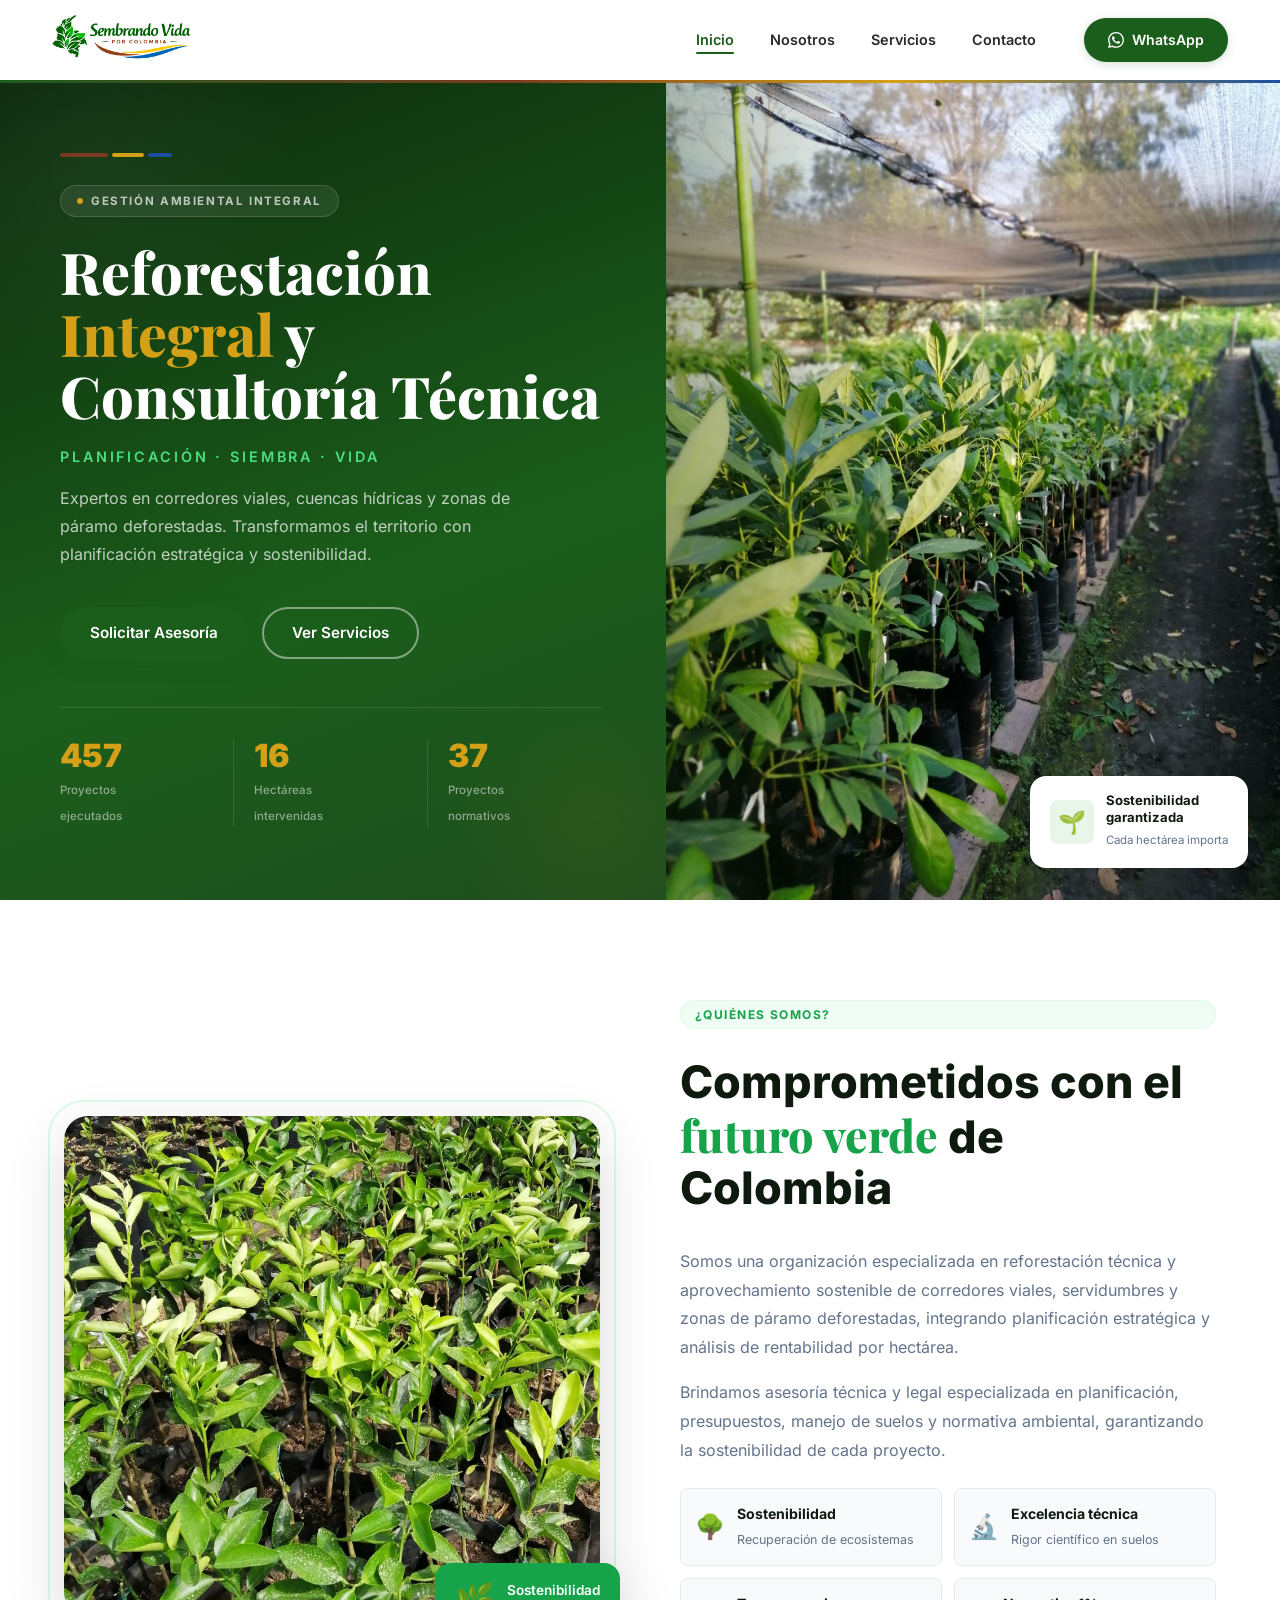
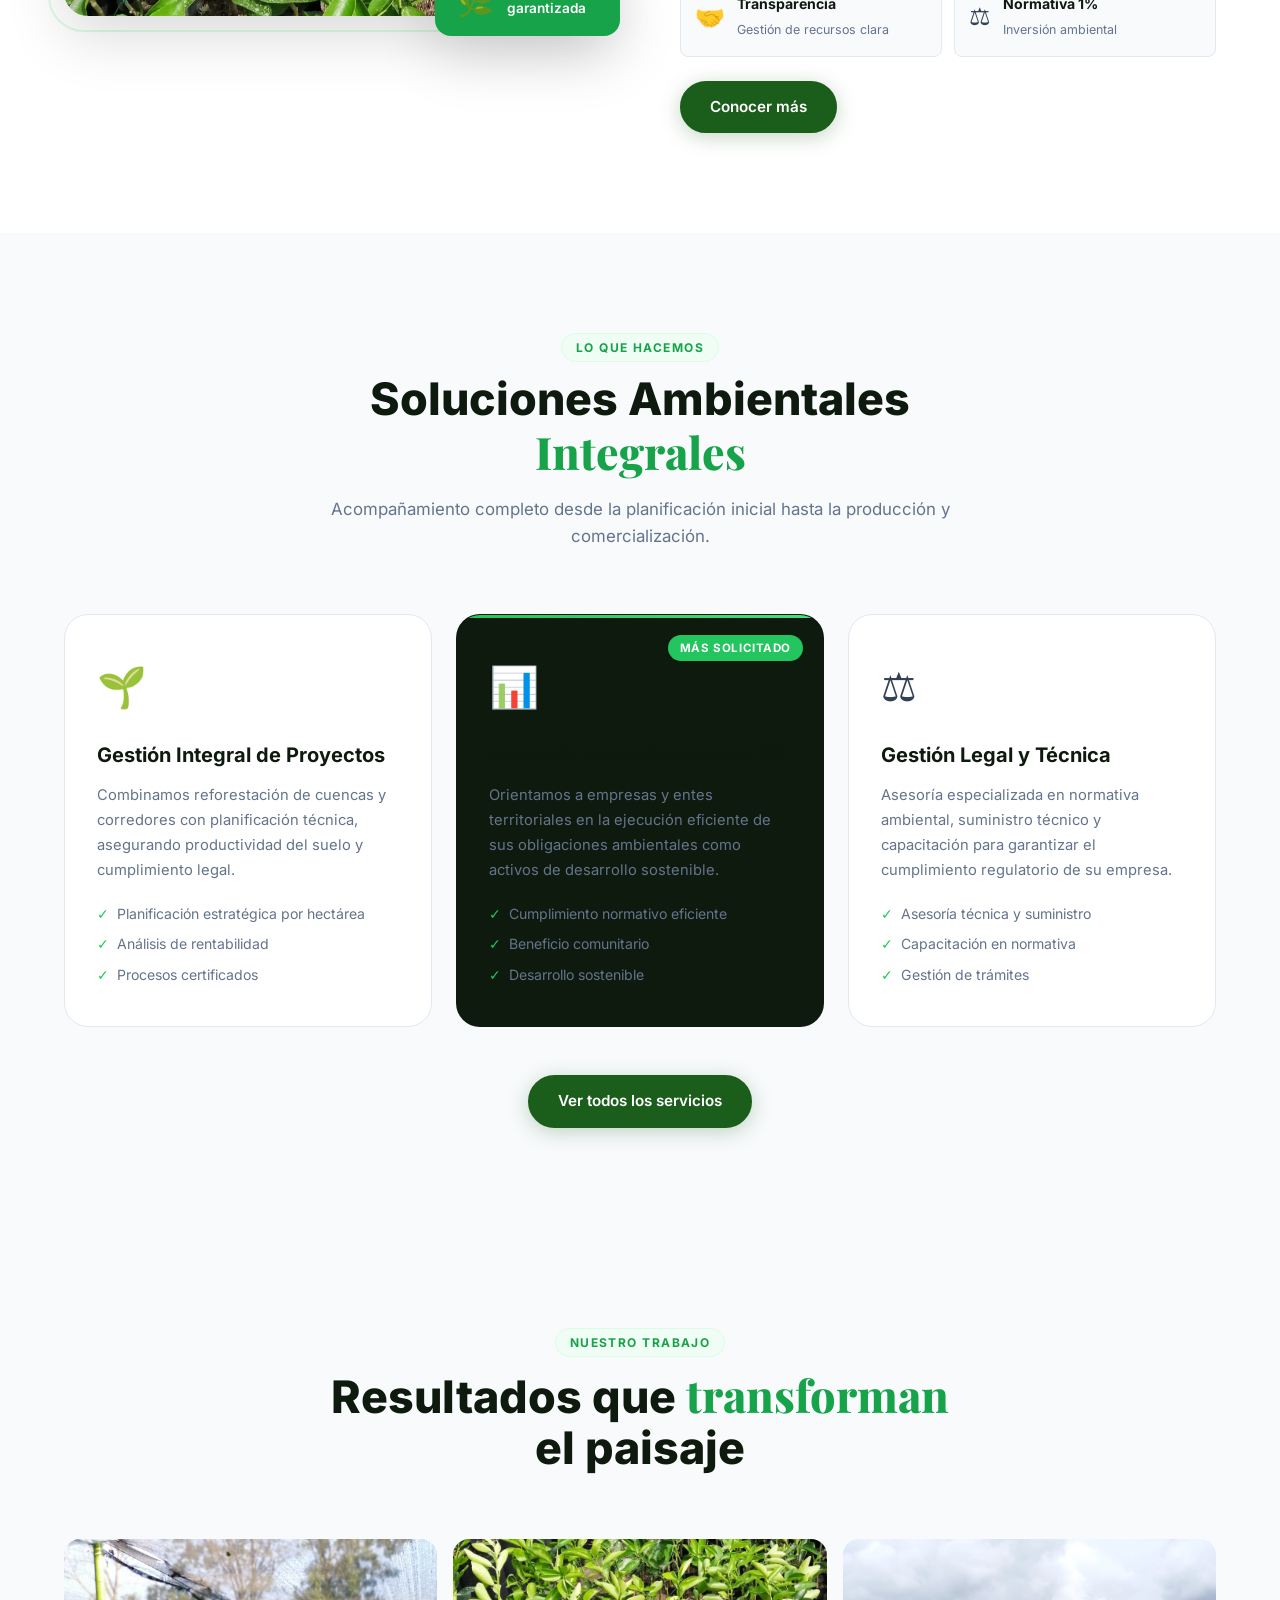
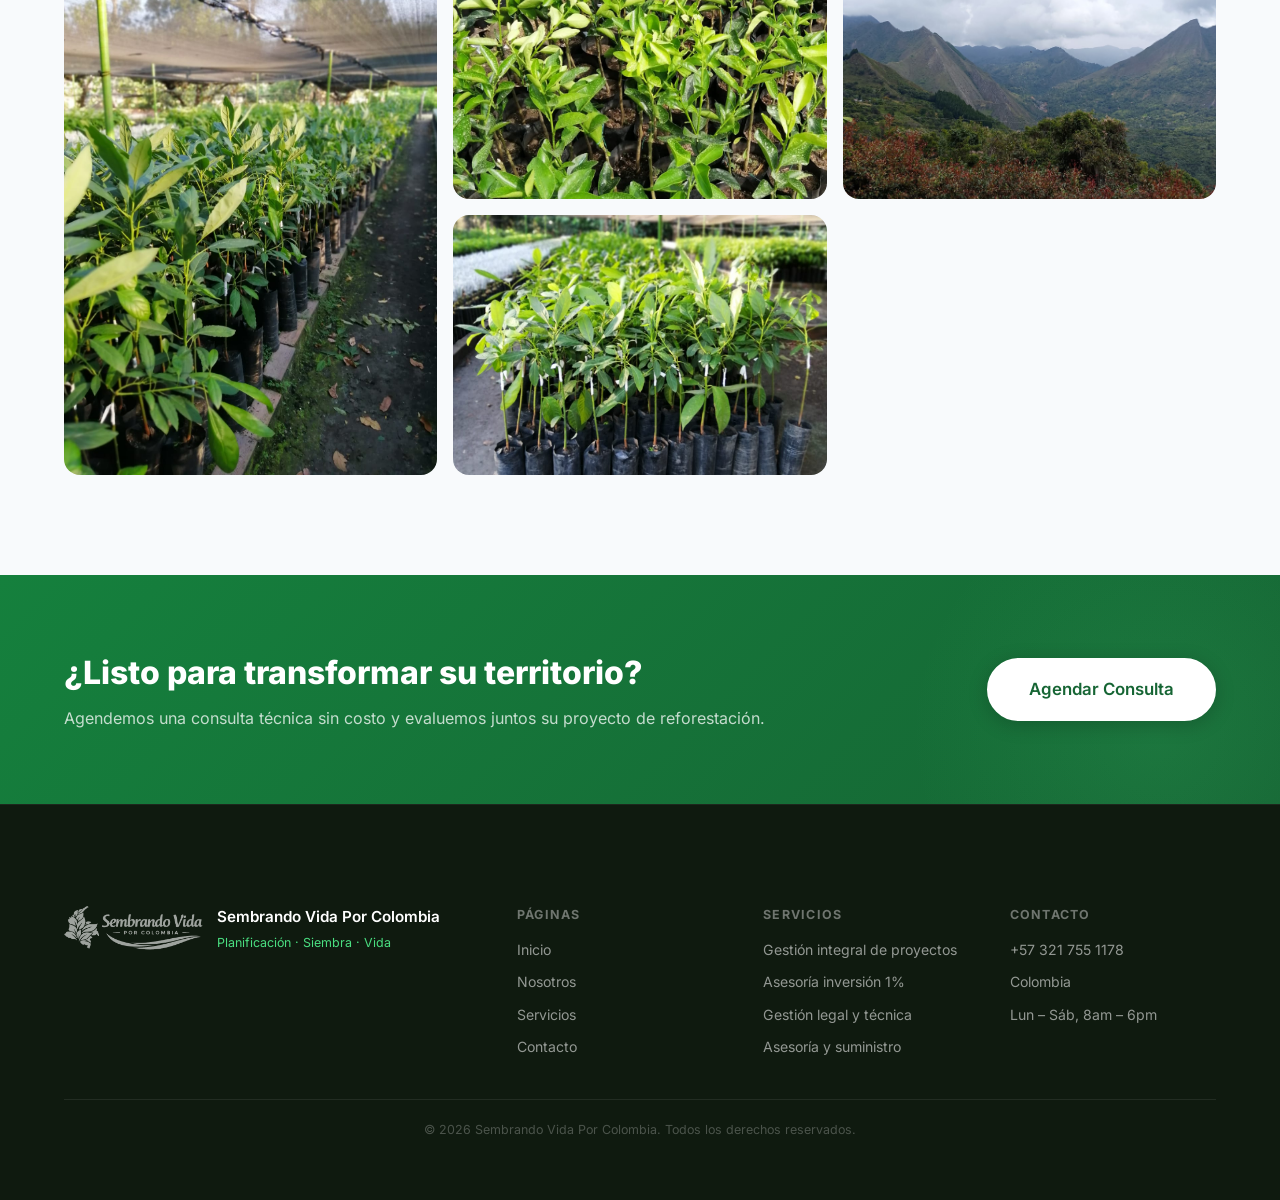
<file: index.html>
<!DOCTYPE html>
<html lang="es">
<head>
  <meta charset="UTF-8" />
  <meta name="viewport" content="width=device-width, initial-scale=1.0" />
  <title>Sembrando Vida Por Colombia</title>
  
  
  <link rel="stylesheet" href="fonts/fonts.css" />
  <link rel="stylesheet" href="style.css" />
</head>
<body>

  <!-- NAV -->
  <nav class="nav" id="nav">
    <div class="nav__inner">
      <a href="index.html" class="nav__logo">
        <img src="logo-sembrando-vida-vector.png"
             alt="Sembrando Vida Por Colombia"
             class="nav__logo-img"
             onerror="this.style.display='none'; this.nextElementSibling.style.display='flex'" />
        <span class="nav__logo-fallback">
          <span class="nav__logo-icon">🌱</span>
          <span class="nav__logo-text">Sembrando Vida<small>Por Colombia</small></span>
        </span>
      </a>
      <ul class="nav__links">
        <li><a href="index.html" class="active">Inicio</a></li>
        <li><a href="about.html">Nosotros</a></li>
        <li><a href="services.html">Servicios</a></li>
        <li><a href="contact.html">Contacto</a></li>
      </ul>
      <a href="https://wa.me/573227402313" target="_blank" class="btn btn--nav">
        <svg width="16" height="16" viewBox="0 0 24 24" fill="currentColor"><path d="M17.472 14.382c-.297-.149-1.758-.867-2.03-.967-.273-.099-.471-.148-.67.15-.197.297-.767.966-.94 1.164-.173.199-.347.223-.644.075-.297-.15-1.255-.463-2.39-1.475-.883-.788-1.48-1.761-1.653-2.059-.173-.297-.018-.458.13-.606.134-.133.298-.347.446-.52.149-.174.198-.298.298-.497.099-.198.05-.371-.025-.52-.075-.149-.669-1.612-.916-2.207-.242-.579-.487-.5-.669-.51-.173-.008-.371-.01-.57-.01-.198 0-.52.074-.792.372-.272.297-1.04 1.016-1.04 2.479 0 1.462 1.065 2.875 1.213 3.074.149.198 2.096 3.2 5.077 4.487.709.306 1.262.489 1.694.625.712.227 1.36.195 1.871.118.571-.085 1.758-.719 2.006-1.413.248-.694.248-1.289.173-1.413-.074-.124-.272-.198-.57-.347m-5.421 7.403h-.004a9.87 9.87 0 01-5.031-1.378l-.361-.214-3.741.982.998-3.648-.235-.374a9.86 9.86 0 01-1.51-5.26c.001-5.45 4.436-9.884 9.888-9.884 2.64 0 5.122 1.03 6.988 2.898a9.825 9.825 0 012.893 6.994c-.003 5.45-4.437 9.884-9.885 9.884m8.413-18.297A11.815 11.815 0 0012.05 0C5.495 0 .16 5.335.157 11.892c0 2.096.547 4.142 1.588 5.945L.057 24l6.305-1.654a11.882 11.882 0 005.683 1.448h.005c6.554 0 11.89-5.335 11.893-11.893a11.821 11.821 0 00-3.48-8.413Z"/></svg>
        WhatsApp
      </a>
      <button class="nav__hamburger" id="hamburger" aria-label="Menú">
        <span></span><span></span><span></span>
      </button>
    </div>
    <div class="nav__mobile" id="mobileMenu">
      <a href="index.html">Inicio</a>
      <a href="about.html">Nosotros</a>
      <a href="services.html">Servicios</a>
      <a href="contact.html">Contacto</a>
      <a href="https://wa.me/573227402313" target="_blank" class="btn btn--green">WhatsApp</a>
    </div>
  </nav>

  <!-- HERO -->
  <section class="hero" id="inicio">

    <!-- LEFT PANEL -->
    <div class="hero__left">
      <div class="hero__accent-bar">
        <span class="accent-bar__brown"></span>
        <span class="accent-bar__gold"></span>
        <span class="accent-bar__blue"></span>
      </div>
      <div class="hero__badge">Gestión Ambiental Integral</div>
      <h1 class="hero__title">
        Reforestación<br />
        <em>Integral</em> y<br />
        Consultoría Técnica
      </h1>
      <p class="hero__tagline">Planificación · Siembra · Vida</p>
      <p class="hero__sub">
        Expertos en corredores viales, cuencas hídricas y zonas de páramo deforestadas.
        Transformamos el territorio con planificación estratégica y sostenibilidad.
      </p>
      <div class="hero__actions">
        <a href="contact.html" class="btn btn--primary">Solicitar Asesoría</a>
        <a href="services.html" class="btn btn--outline">Ver Servicios</a>
      </div>
      <div class="hero__stats">
        <div class="stat">
          <span class="stat__num">457</span>
          <span class="stat__label">Proyectos<br />ejecutados</span>
        </div>
        <div class="stat">
          <span class="stat__num">16</span>
          <span class="stat__label">Hectáreas<br />intervenidas</span>
        </div>
        <div class="stat">
          <span class="stat__num">37</span>
          <span class="stat__label">Proyectos<br />normativos</span>
        </div>
      </div>
    </div>

    <!-- RIGHT PANEL -->
    <div class="hero__right">
      <img src="images/foto-1.jpeg"
           alt="Reforestación en Colombia" />
      <div class="hero__right-badge">
        <div class="badge-icon">🌱</div>
        <div>
          <strong>Sostenibilidad<br />garantizada</strong>
          <small>Cada hectárea importa</small>
        </div>
      </div>
    </div>

  </section>

  <!-- NOSOTROS PREVIEW -->
  <section class="about" id="nosotros">
    <div class="container">
      <div class="about__grid">
        <div class="about__visual">
          <div class="about__img-wrap">
            <img src="images/foto-2.jpeg"
                 alt="Trabajo de campo reforestación"
                 onerror="this.src='images/foto-3.jpeg'" />
            <div class="about__badge-float">
              <span>🌿</span>
              <p>Sostenibilidad<br />garantizada</p>
            </div>
          </div>
        </div>
        <div class="about__text">
          <span class="label">¿Quiénes somos?</span>
          <h2 class="section-title">Comprometidos con el<br /><em>futuro verde</em> de Colombia</h2>
          <p>Somos una organización especializada en reforestación técnica y aprovechamiento sostenible de corredores viales, servidumbres y zonas de páramo deforestadas, integrando planificación estratégica y análisis de rentabilidad por hectárea.</p>
          <p>Brindamos asesoría técnica y legal especializada en planificación, presupuestos, manejo de suelos y normativa ambiental, garantizando la sostenibilidad de cada proyecto.</p>
          <div class="about__pillars">
            <div class="pillar">
              <span class="pillar__icon">🌳</span>
              <div>
                <strong>Sostenibilidad</strong>
                <small>Recuperación de ecosistemas</small>
              </div>
            </div>
            <div class="pillar">
              <span class="pillar__icon">🔬</span>
              <div>
                <strong>Excelencia técnica</strong>
                <small>Rigor científico en suelos</small>
              </div>
            </div>
            <div class="pillar">
              <span class="pillar__icon">🤝</span>
              <div>
                <strong>Transparencia</strong>
                <small>Gestión de recursos clara</small>
              </div>
            </div>
            <div class="pillar">
              <span class="pillar__icon">⚖️</span>
              <div>
                <strong>Normativa 1%</strong>
                <small>Inversión ambiental</small>
              </div>
            </div>
          </div>
          <a href="about.html" class="btn btn--primary" style="margin-top:8px; align-self:flex-start">Conocer más</a>
        </div>
      </div>
    </div>
  </section>

  <!-- SERVICIOS PREVIEW -->
  <section class="services" id="servicios">
    <div class="container">
      <div class="section-head">
        <span class="label">Lo que hacemos</span>
        <h2 class="section-title">Soluciones Ambientales <em>Integrales</em></h2>
        <p>Acompañamiento completo desde la planificación inicial hasta la producción y comercialización.</p>
      </div>
      <div class="services__grid">
        <div class="service-card fade-in">
          <div class="service-card__icon">🌱</div>
          <h3>Gestión Integral de Proyectos</h3>
          <p>Combinamos reforestación de cuencas y corredores con planificación técnica, asegurando productividad del suelo y cumplimiento legal.</p>
          <ul>
            <li>Planificación estratégica por hectárea</li>
            <li>Análisis de rentabilidad</li>
            <li>Procesos certificados</li>
          </ul>
        </div>
        <div class="service-card service-card--featured fade-in">
          <div class="service-card__icon">📊</div>
          <h3>Asesoría Inversión Forzosa 1%</h3>
          <p>Orientamos a empresas y entes territoriales en la ejecución eficiente de sus obligaciones ambientales como activos de desarrollo sostenible.</p>
          <ul>
            <li>Cumplimiento normativo eficiente</li>
            <li>Beneficio comunitario</li>
            <li>Desarrollo sostenible</li>
          </ul>
          <span class="service-card__badge">Más solicitado</span>
        </div>
        <div class="service-card fade-in">
          <div class="service-card__icon">⚖️</div>
          <h3>Gestión Legal y Técnica</h3>
          <p>Asesoría especializada en normativa ambiental, suministro técnico y capacitación para garantizar el cumplimiento regulatorio de su empresa.</p>
          <ul>
            <li>Asesoría técnica y suministro</li>
            <li>Capacitación en normativa</li>
            <li>Gestión de trámites</li>
          </ul>
        </div>
      </div>
      <div style="text-align:center; margin-top:3rem">
        <a href="services.html" class="btn btn--primary">Ver todos los servicios</a>
      </div>
    </div>
  </section>

  <!-- GALERÍA -->
  <section class="gallery">
    <div class="container">
      <div class="section-head">
        <span class="label">Nuestro trabajo</span>
        <h2 class="section-title">Resultados que <em>transforman</em> el paisaje</h2>
      </div>
      <div class="gallery__grid">
        <div class="gallery__item gallery__item--tall">
          <img src="images/foto-1.jpeg" alt="Reforestación corredor vial" />
        </div>
        <div class="gallery__item">
          <img src="images/foto-2.jpeg" alt="Trabajo de campo" />
        </div>
        <div class="gallery__item">
          <img src="images/foto-3.jpeg" alt="Cuenca hídrica restaurada" />
        </div>
        <div class="gallery__item">
          <img src="images/foto-4.jpeg" alt="Zona de páramo" />
        </div>
      </div>
    </div>
  </section>

  <!-- CTA BANNER -->
  <section class="cta-banner">
    <div class="container">
      <div class="cta-banner__inner">
        <div>
          <h2>¿Listo para transformar su territorio?</h2>
          <p>Agendemos una consulta técnica sin costo y evaluemos juntos su proyecto de reforestación.</p>
        </div>
        <a href="contact.html" class="btn btn--primary btn--lg">Agendar Consulta</a>
      </div>
    </div>
  </section>

  <!-- FOOTER -->
  <footer class="footer">
    <div class="container">
      <div class="footer__top">
        <div class="footer__brand">
          <img src="logo-sembrando-vida-vector.png"
               alt="Logo" class="footer__logo"
               onerror="this.style.display='none'" />
          <div>
            <strong>Sembrando Vida Por Colombia</strong>
            <small>Planificación · Siembra · Vida</small>
          </div>
        </div>
        <div class="footer__col">
          <h4>Páginas</h4>
          <a href="index.html">Inicio</a>
          <a href="about.html">Nosotros</a>
          <a href="services.html">Servicios</a>
          <a href="contact.html">Contacto</a>
        </div>
        <div class="footer__col">
          <h4>Servicios</h4>
          <a href="services.html">Gestión integral de proyectos</a>
          <a href="services.html">Asesoría inversión 1%</a>
          <a href="services.html">Gestión legal y técnica</a>
          <a href="services.html">Asesoría y suministro</a>
        </div>
        <div class="footer__col">
          <h4>Contacto</h4>
          <a href="https://wa.me/573227402313" target="_blank">+57 321 755 1178</a>
          <span>Colombia</span>
          <span>Lun – Sáb, 8am – 6pm</span>
        </div>
      </div>
      <div class="footer__bottom">
        <p>© 2026 Sembrando Vida Por Colombia. Todos los derechos reservados.</p>
      </div>
    </div>
  </footer>

  <script src="script.js"></script>
</body>
</html>
</file>
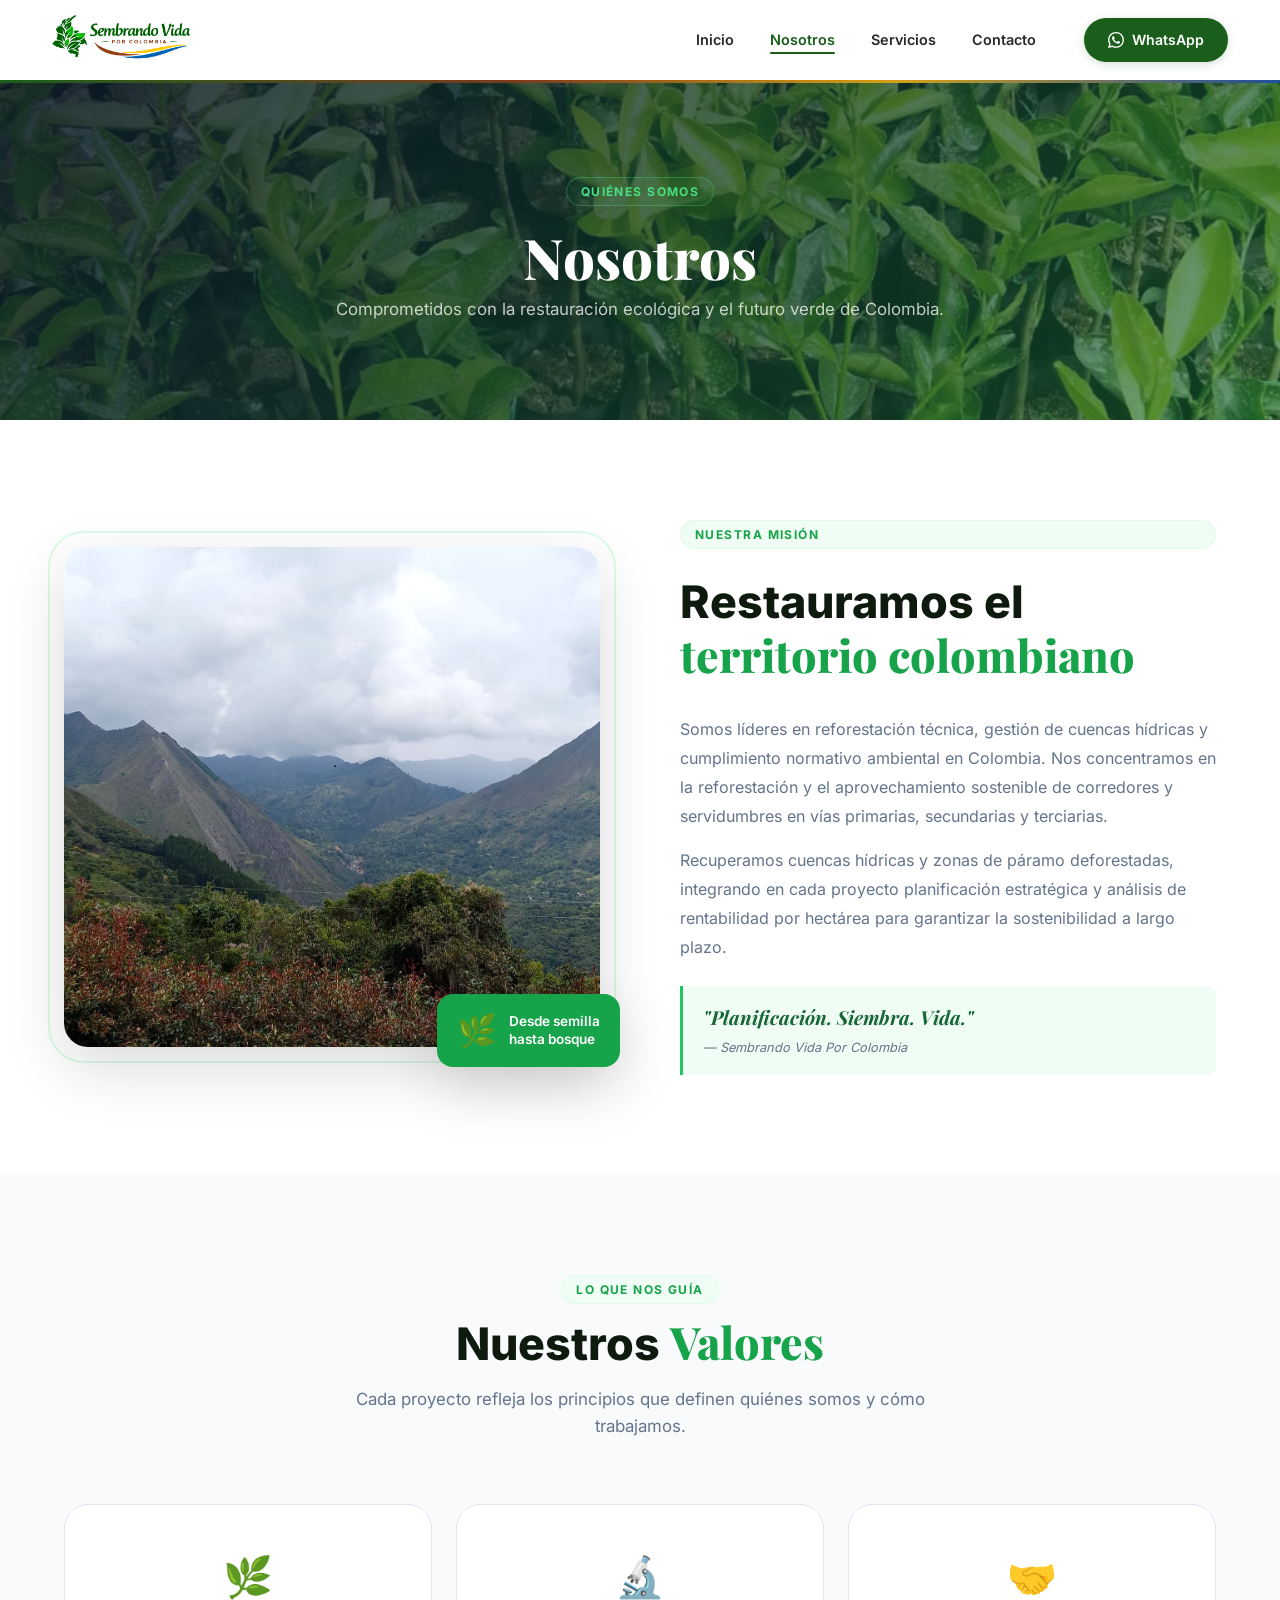
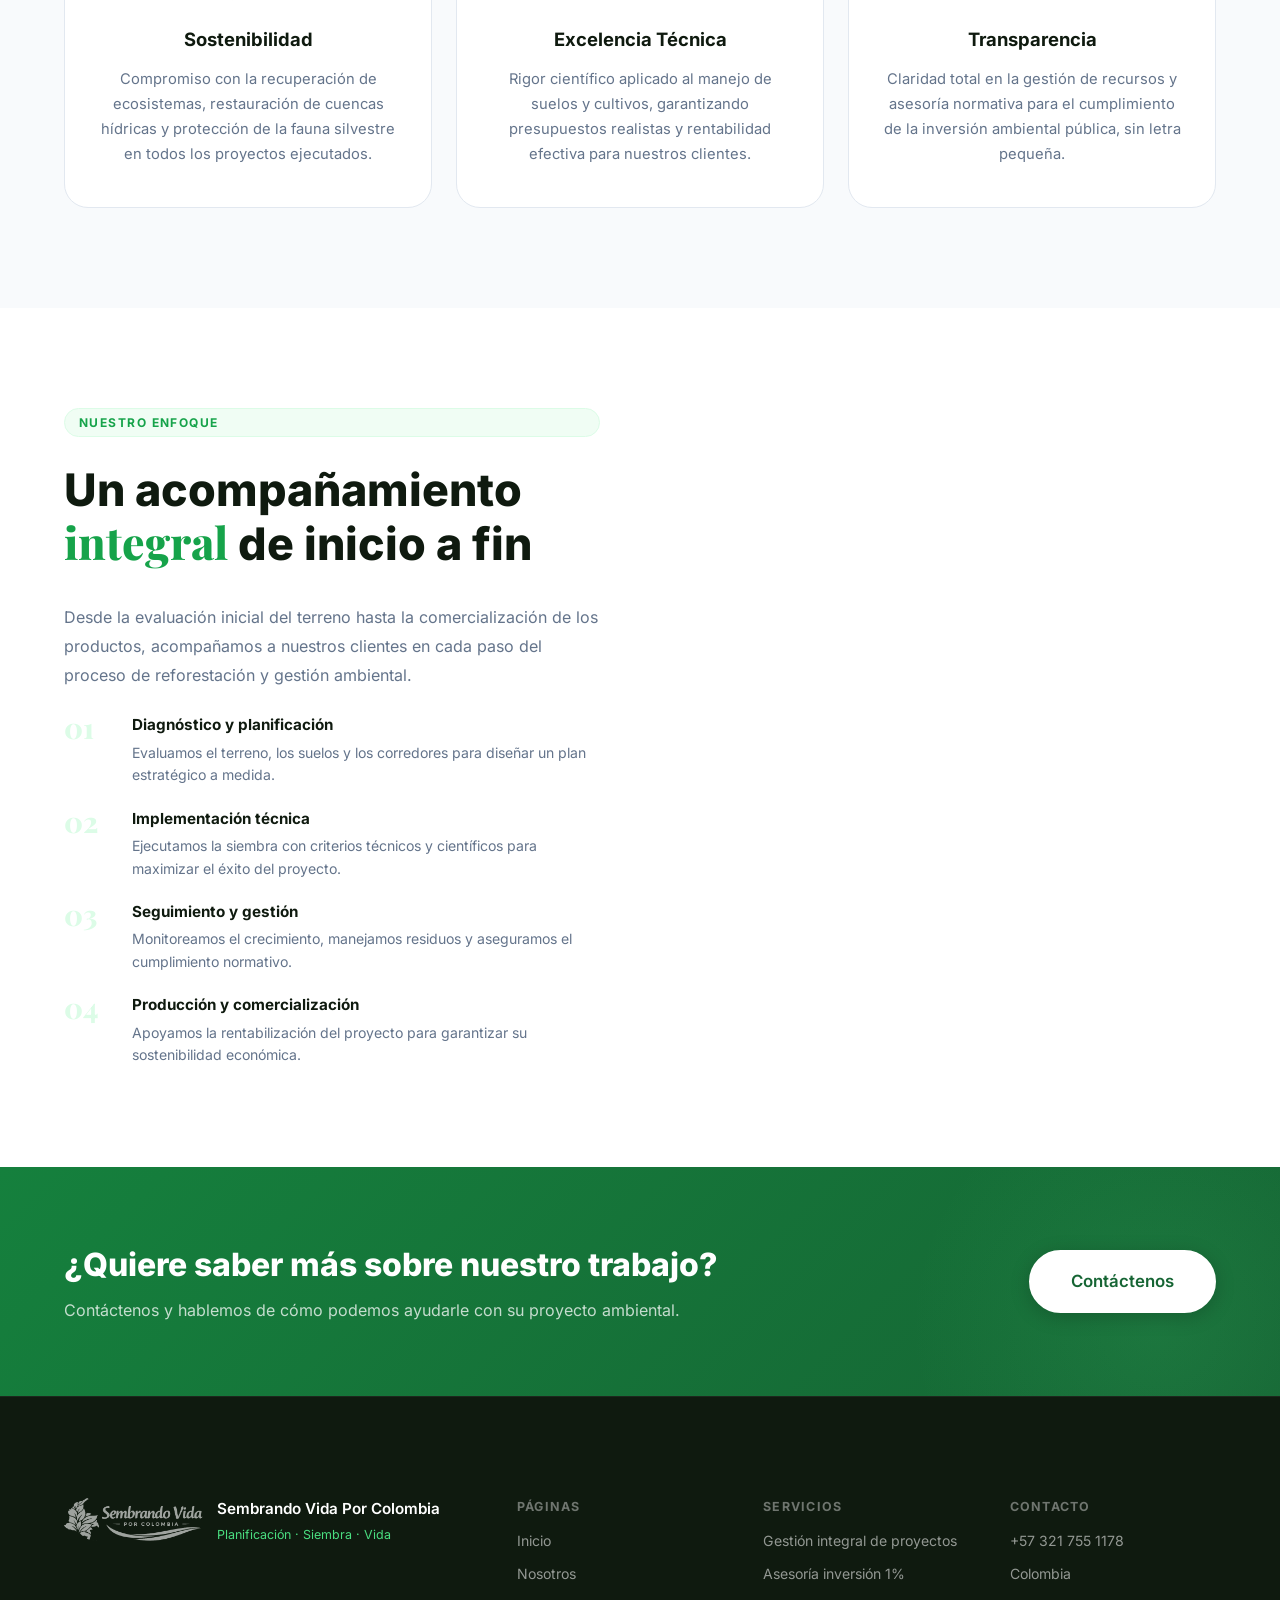
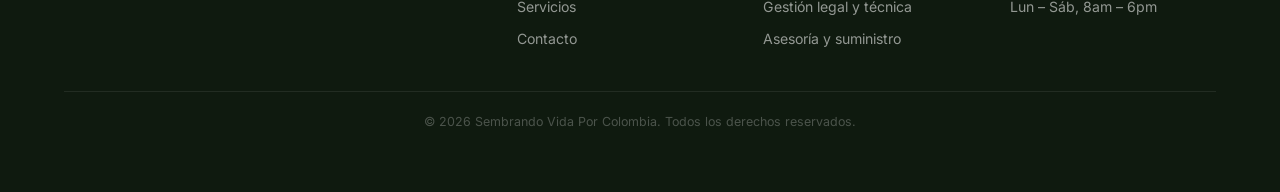
<file: about.html>
<!DOCTYPE html>
<html lang="es">
<head>
  <meta charset="UTF-8" />
  <meta name="viewport" content="width=device-width, initial-scale=1.0" />
  <title>Nosotros – Sembrando Vida Por Colombia</title>
  
  
  <link rel="stylesheet" href="fonts/fonts.css" />
  <link rel="stylesheet" href="style.css" />
</head>
<body>

  <!-- NAV -->
  <nav class="nav" id="nav">
    <div class="nav__inner">
      <a href="index.html" class="nav__logo">
        <img src="logo-sembrando-vida-vector.png"
             alt="Logo" class="nav__logo-img"
             onerror="this.style.display='none'; this.nextElementSibling.style.display='flex'" />
        <span class="nav__logo-fallback">
          <span class="nav__logo-icon">🌱</span>
          <span class="nav__logo-text">Sembrando Vida<small>Por Colombia</small></span>
        </span>
      </a>
      <ul class="nav__links">
        <li><a href="index.html">Inicio</a></li>
        <li><a href="about.html" class="active">Nosotros</a></li>
        <li><a href="services.html">Servicios</a></li>
        <li><a href="contact.html">Contacto</a></li>
      </ul>
      <a href="https://wa.me/573227402313" target="_blank" class="btn btn--nav">
        <svg width="16" height="16" viewBox="0 0 24 24" fill="currentColor"><path d="M17.472 14.382c-.297-.149-1.758-.867-2.03-.967-.273-.099-.471-.148-.67.15-.197.297-.767.966-.94 1.164-.173.199-.347.223-.644.075-.297-.15-1.255-.463-2.39-1.475-.883-.788-1.48-1.761-1.653-2.059-.173-.297-.018-.458.13-.606.134-.133.298-.347.446-.52.149-.174.198-.298.298-.497.099-.198.05-.371-.025-.52-.075-.149-.669-1.612-.916-2.207-.242-.579-.487-.5-.669-.51-.173-.008-.371-.01-.57-.01-.198 0-.52.074-.792.372-.272.297-1.04 1.016-1.04 2.479 0 1.462 1.065 2.875 1.213 3.074.149.198 2.096 3.2 5.077 4.487.709.306 1.262.489 1.694.625.712.227 1.36.195 1.871.118.571-.085 1.758-.719 2.006-1.413.248-.694.248-1.289.173-1.413-.074-.124-.272-.198-.57-.347m-5.421 7.403h-.004a9.87 9.87 0 01-5.031-1.378l-.361-.214-3.741.982.998-3.648-.235-.374a9.86 9.86 0 01-1.51-5.26c.001-5.45 4.436-9.884 9.888-9.884 2.64 0 5.122 1.03 6.988 2.898a9.825 9.825 0 012.893 6.994c-.003 5.45-4.437 9.884-9.885 9.884m8.413-18.297A11.815 11.815 0 0012.05 0C5.495 0 .16 5.335.157 11.892c0 2.096.547 4.142 1.588 5.945L.057 24l6.305-1.654a11.882 11.882 0 005.683 1.448h.005c6.554 0 11.89-5.335 11.893-11.893a11.821 11.821 0 00-3.48-8.413Z"/></svg>
        WhatsApp
      </a>
      <button class="nav__hamburger" id="hamburger" aria-label="Menú">
        <span></span><span></span><span></span>
      </button>
    </div>
    <div class="nav__mobile" id="mobileMenu">
      <a href="index.html">Inicio</a>
      <a href="about.html">Nosotros</a>
      <a href="services.html">Servicios</a>
      <a href="contact.html">Contacto</a>
      <a href="https://wa.me/573227402313" target="_blank" class="btn btn--green">WhatsApp</a>
    </div>
  </nav>

  <!-- PAGE HERO -->
  <section class="page-hero">
    <div class="page-hero__bg">
      <img src="images/foto-2.jpeg" alt="Quiénes somos" />
    </div>
    <div class="page-hero__overlay"></div>
    <div class="page-hero__content">
      <span class="label">Quiénes somos</span>
      <h1>Nosotros</h1>
      <p>Comprometidos con la restauración ecológica y el futuro verde de Colombia.</p>
    </div>
  </section>

  <!-- MISIÓN -->
  <section class="about-mission">
    <div class="container">
      <div class="about__grid">
        <div class="about__visual fade-in">
          <div class="about__img-wrap">
            <img src="images/foto-3.jpeg"
                 alt="Reforestación en cuencas hídricas"
                 onerror="this.src='images/foto-4.jpeg'" />
            <div class="about__badge-float">
              <span>🌿</span>
              <p>Desde semilla<br />hasta bosque</p>
            </div>
          </div>
        </div>
        <div class="about__text fade-in">
          <span class="label">Nuestra misión</span>
          <h2 class="section-title">Restauramos el<br /><em>territorio colombiano</em></h2>
          <p>Somos líderes en reforestación técnica, gestión de cuencas hídricas y cumplimiento normativo ambiental en Colombia. Nos concentramos en la reforestación y el aprovechamiento sostenible de corredores y servidumbres en vías primarias, secundarias y terciarias.</p>
          <p>Recuperamos cuencas hídricas y zonas de páramo deforestadas, integrando en cada proyecto planificación estratégica y análisis de rentabilidad por hectárea para garantizar la sostenibilidad a largo plazo.</p>
          <div class="mission-quote">
            <blockquote>"Planificación. Siembra. Vida."</blockquote>
            <cite>— Sembrando Vida Por Colombia</cite>
          </div>
        </div>
      </div>
    </div>
  </section>

  <!-- VALORES -->
  <section class="values">
    <div class="container">
      <div class="section-head">
        <span class="label">Lo que nos guía</span>
        <h2 class="section-title">Nuestros <em>Valores</em></h2>
        <p>Cada proyecto refleja los principios que definen quiénes somos y cómo trabajamos.</p>
      </div>
      <div class="values__grid">
        <div class="value-card fade-in">
          <div class="value-card__icon">🌿</div>
          <h3>Sostenibilidad</h3>
          <p>Compromiso con la recuperación de ecosistemas, restauración de cuencas hídricas y protección de la fauna silvestre en todos los proyectos ejecutados.</p>
        </div>
        <div class="value-card fade-in">
          <div class="value-card__icon">🔬</div>
          <h3>Excelencia Técnica</h3>
          <p>Rigor científico aplicado al manejo de suelos y cultivos, garantizando presupuestos realistas y rentabilidad efectiva para nuestros clientes.</p>
        </div>
        <div class="value-card fade-in">
          <div class="value-card__icon">🤝</div>
          <h3>Transparencia</h3>
          <p>Claridad total en la gestión de recursos y asesoría normativa para el cumplimiento de la inversión ambiental pública, sin letra pequeña.</p>
        </div>
      </div>
    </div>
  </section>

  <!-- WHAT WE DO -->
  <section class="what-we-do">
    <div class="container">
      <div class="wwd__grid">
        <div class="wwd__text fade-in">
          <span class="label">Nuestro enfoque</span>
          <h2 class="section-title">Un acompañamiento <em>integral</em> de inicio a fin</h2>
          <p>Desde la evaluación inicial del terreno hasta la comercialización de los productos, acompañamos a nuestros clientes en cada paso del proceso de reforestación y gestión ambiental.</p>
          <div class="wwd__list">
            <div class="wwd__item">
              <span class="wwd__num">01</span>
              <div>
                <strong>Diagnóstico y planificación</strong>
                <p>Evaluamos el terreno, los suelos y los corredores para diseñar un plan estratégico a medida.</p>
              </div>
            </div>
            <div class="wwd__item">
              <span class="wwd__num">02</span>
              <div>
                <strong>Implementación técnica</strong>
                <p>Ejecutamos la siembra con criterios técnicos y científicos para maximizar el éxito del proyecto.</p>
              </div>
            </div>
            <div class="wwd__item">
              <span class="wwd__num">03</span>
              <div>
                <strong>Seguimiento y gestión</strong>
                <p>Monitoreamos el crecimiento, manejamos residuos y aseguramos el cumplimiento normativo.</p>
              </div>
            </div>
            <div class="wwd__item">
              <span class="wwd__num">04</span>
              <div>
                <strong>Producción y comercialización</strong>
                <p>Apoyamos la rentabilización del proyecto para garantizar su sostenibilidad económica.</p>
              </div>
            </div>
          </div>
        </div>
        <div class="wwd__visual fade-in">
          <img src="images/foto-4.jpeg"
               alt="Proceso de reforestación"
               onerror="this.src='images/foto-1.jpeg'" />
        </div>
      </div>
    </div>
  </section>

  <!-- CTA -->
  <section class="cta-banner">
    <div class="container">
      <div class="cta-banner__inner">
        <div>
          <h2>¿Quiere saber más sobre nuestro trabajo?</h2>
          <p>Contáctenos y hablemos de cómo podemos ayudarle con su proyecto ambiental.</p>
        </div>
        <a href="contact.html" class="btn btn--primary btn--lg">Contáctenos</a>
      </div>
    </div>
  </section>

  <!-- FOOTER -->
  <footer class="footer">
    <div class="container">
      <div class="footer__top">
        <div class="footer__brand">
          <img src="logo-sembrando-vida-vector.png"
               alt="Logo" class="footer__logo" onerror="this.style.display='none'" />
          <div>
            <strong>Sembrando Vida Por Colombia</strong>
            <small>Planificación · Siembra · Vida</small>
          </div>
        </div>
        <div class="footer__col">
          <h4>Páginas</h4>
          <a href="index.html">Inicio</a>
          <a href="about.html">Nosotros</a>
          <a href="services.html">Servicios</a>
          <a href="contact.html">Contacto</a>
        </div>
        <div class="footer__col">
          <h4>Servicios</h4>
          <a href="services.html">Gestión integral de proyectos</a>
          <a href="services.html">Asesoría inversión 1%</a>
          <a href="services.html">Gestión legal y técnica</a>
          <a href="services.html">Asesoría y suministro</a>
        </div>
        <div class="footer__col">
          <h4>Contacto</h4>
          <a href="https://wa.me/573227402313" target="_blank">+57 321 755 1178</a>
          <span>Colombia</span>
          <span>Lun – Sáb, 8am – 6pm</span>
        </div>
      </div>
      <div class="footer__bottom">
        <p>© 2026 Sembrando Vida Por Colombia. Todos los derechos reservados.</p>
      </div>
    </div>
  </footer>

  <script src="script.js"></script>
</body>
</html>
</file>
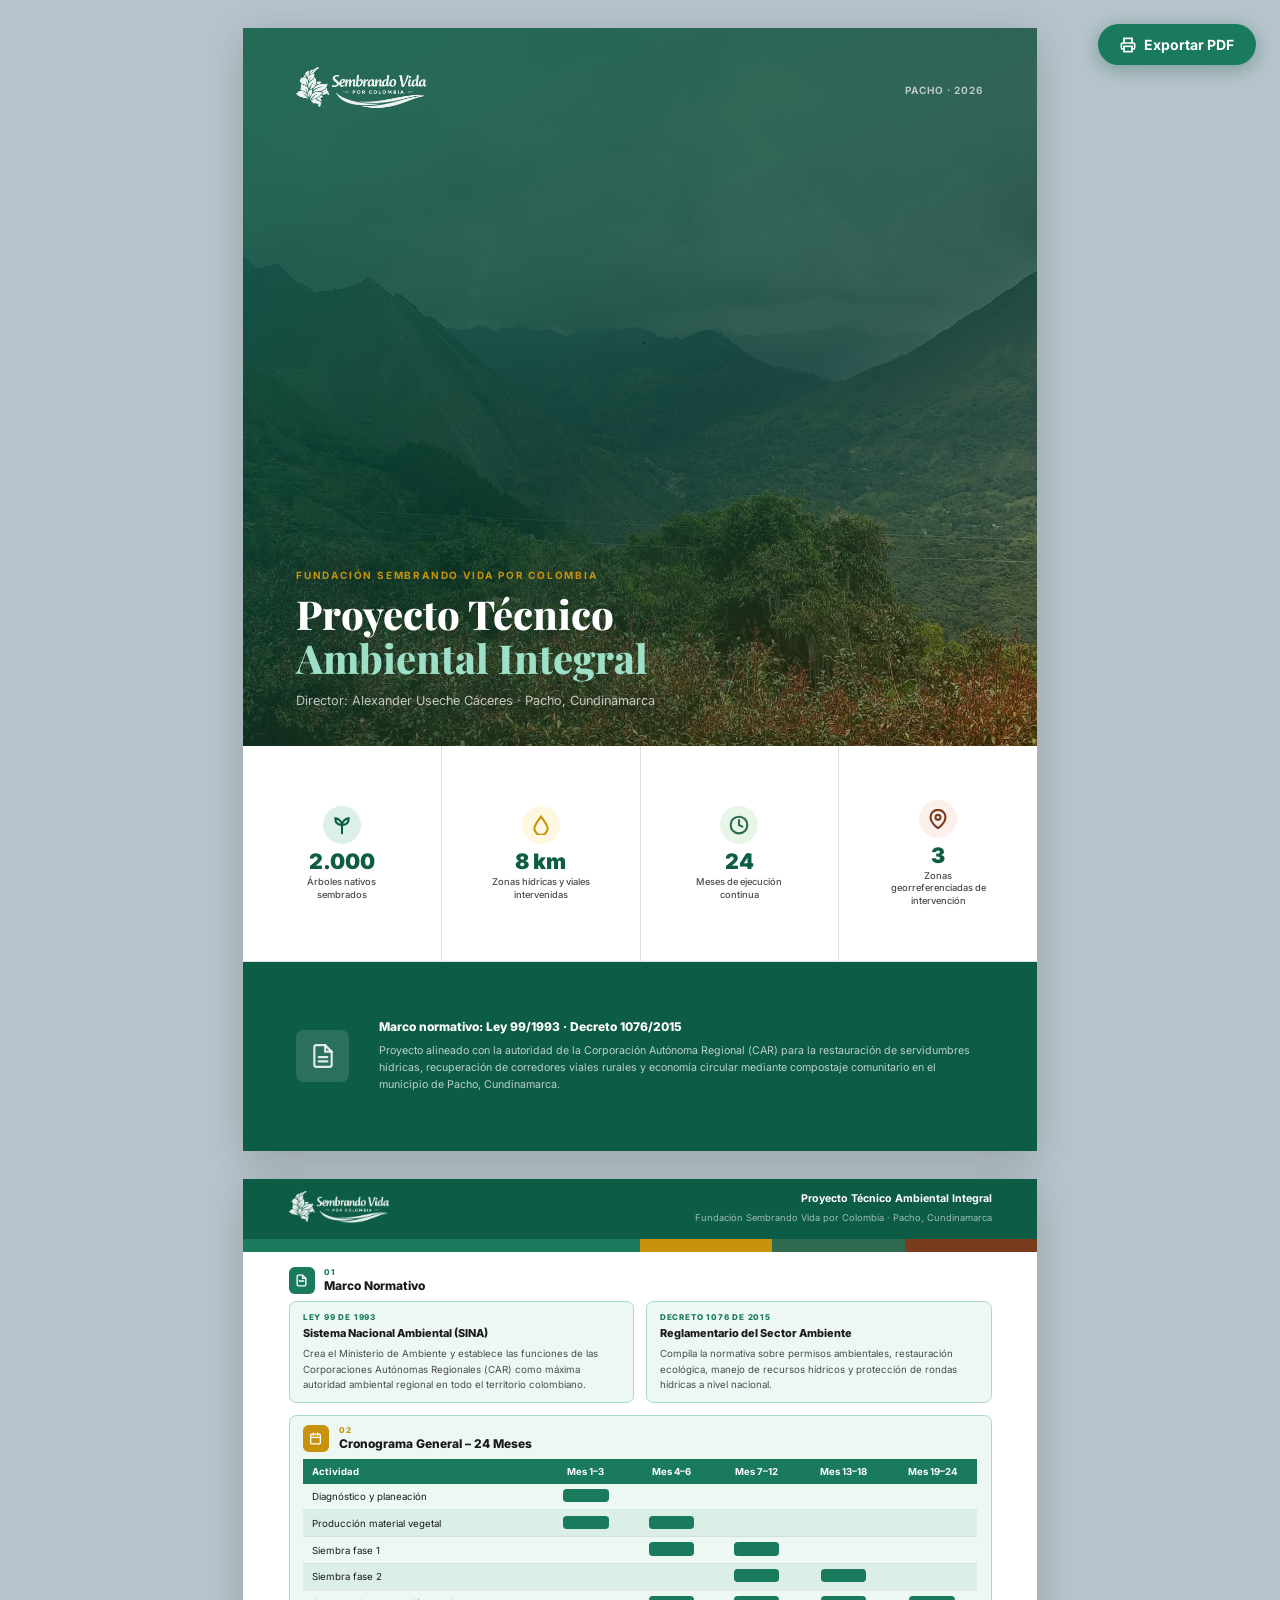
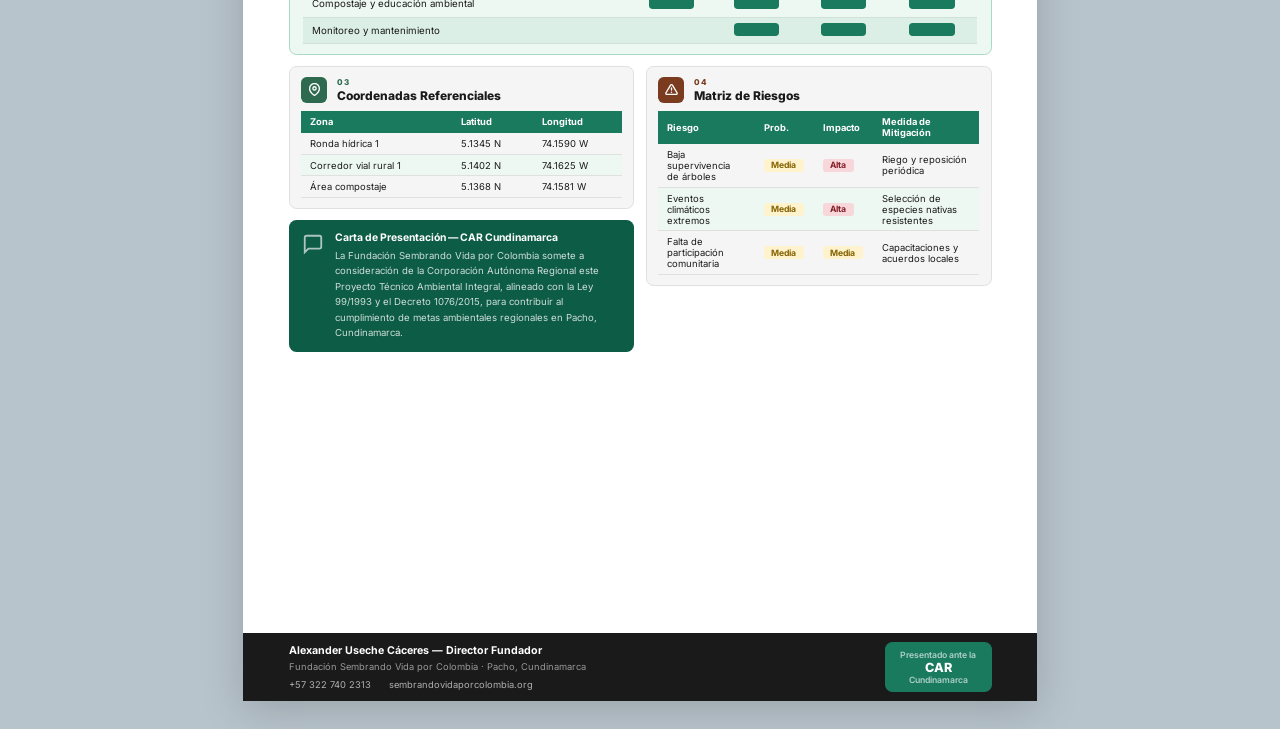
<file: brochure-proyecto-tecnico-ambiental-integral.html>
<!DOCTYPE html>
<html lang="es">
<head>
  <meta charset="UTF-8" />
  <meta name="viewport" content="width=device-width, initial-scale=1.0" />
  <title>Brochure – Proyecto Técnico Ambiental Integral · Sembrando Vida por Colombia</title>
  <link rel="stylesheet" href="fonts/fonts.css" />
  <style>

  *, *::before, *::after { box-sizing: border-box; margin: 0; padding: 0; }

  :root {
    --teal:        #0D5C45;
    --teal-mid:    #1A7A5E;
    --teal-light:  #DCF0E9;
    --teal-pale:   #EDF8F3;
    --gold:        #C8930A;
    --gold-light:  #FFF8E1;
    --green:       #2D6A4F;
    --green-light: #E8F5E9;
    --brown:       #7A3B1E;
    --brown-light: #FBF0EB;
    --dark:        #1A1A1A;
    --gray:        #4A4A4A;
    --gray-light:  #F5F5F5;
    --white:       #FFFFFF;
    --border:      #E0E0E0;
  }

  html, body {
    font-family: 'Inter', Arial, sans-serif;
    background: #B8C4CC;
    -webkit-print-color-adjust: exact;
    print-color-adjust: exact;
  }

  @media print {
    html, body { background: white; }
    @page { size: A4 portrait; margin: 0; }
    .page { margin: 0 !important; box-shadow: none !important; page-break-after: always; }
    .page:last-child { page-break-after: avoid; }
    .toolbar { display: none !important; }
  }

  /* ── TOOLBAR ── */
  .toolbar {
    position: fixed; top: 24px; right: 24px; z-index: 999;
  }
  .export-btn {
    display: flex; align-items: center; gap: 8px;
    padding: 12px 22px;
    background: var(--teal-mid); color: #fff;
    font-family: 'Inter', sans-serif; font-size: 14px; font-weight: 700;
    border: none; border-radius: 50px; cursor: pointer;
    box-shadow: 0 4px 20px rgba(13,92,69,.4);
    transition: background .2s;
  }
  .export-btn:hover { background: var(--teal); }

  /* ── PAGE SHELL ── */
  .page {
    width: 210mm; height: 297mm;
    background: var(--white);
    margin: 28px auto; position: relative; overflow: hidden;
    box-shadow: 0 8px 40px rgba(0,0,0,.18);
    -webkit-print-color-adjust: exact; print-color-adjust: exact;
  }

  /* ══════════════════════════════
     PAGE 1 — COVER
  ══════════════════════════════ */
  .cover-hero {
    position: relative; width: 100%; height: 190mm; overflow: hidden;
  }
  .cover-hero > img {
    width: 100%; height: 100%; object-fit: cover; display: block;
  }
  .cover-overlay {
    position: absolute; inset: 0;
    background: linear-gradient(155deg,
      rgba(13,92,69,.90) 0%,
      rgba(10,60,45,.80) 55%,
      rgba(200,147,10,.20) 100%);
    -webkit-print-color-adjust: exact; print-color-adjust: exact;
  }
  .cover-inner {
    position: absolute; inset: 0;
    display: flex; flex-direction: column;
    justify-content: space-between;
    padding: 10mm 14mm 10mm;
  }
  .cover-top {
    display: flex; align-items: center; justify-content: space-between;
  }
  .cover-logo {
    height: 13mm; width: auto; object-fit: contain;
    filter: brightness(0) invert(1); opacity: .92;
  }
  .cover-year {
    font-size: 7.5pt; font-weight: 700; letter-spacing: .1em;
    color: rgba(255,255,255,.65); text-transform: uppercase;
  }
  .cover-bottom { display: flex; flex-direction: column; }
  .cover-eyebrow {
    font-size: 7.5pt; font-weight: 700; letter-spacing: .18em;
    text-transform: uppercase; color: var(--gold);
    margin-bottom: 3mm;
  }
  .cover-title {
    font-family: 'Playfair Display', Georgia, serif;
    font-size: 30pt; font-weight: 800; line-height: 1.1;
    color: var(--white); margin-bottom: 3.5mm;
  }
  .cover-title span { color: #9EDFC8; }
  .cover-sub {
    font-size: 9.5pt; color: rgba(255,255,255,.72); font-weight: 400;
  }

  /* Stat strip — fixed 57mm */
  .stat-strip {
    background: var(--white);
    height: 57mm;
    display: flex; align-items: stretch;
    border-bottom: 0.3mm solid var(--border);
    -webkit-print-color-adjust: exact; print-color-adjust: exact;
  }
  .stat-item {
    flex: 1; display: flex; flex-direction: column;
    justify-content: center; align-items: center; text-align: center;
    padding: 4mm 3mm;
    border-right: 0.3mm solid var(--border);
  }
  .stat-item:last-child { border-right: none; }
  .stat-icon {
    width: 10mm; height: 10mm; border-radius: 50%;
    display: flex; align-items: center; justify-content: center;
    margin-bottom: 2mm; flex-shrink: 0;
  }
  .si-teal  { background: var(--teal-light); }
  .si-gold  { background: var(--gold-light); }
  .si-green { background: var(--green-light); }
  .si-brown { background: var(--brown-light); }
  .stat-num  {
    font-size: 16pt; font-weight: 900; color: var(--teal); line-height: 1;
    margin-bottom: 1mm;
  }
  .stat-label {
    font-size: 7pt; font-weight: 500; color: var(--gray);
    line-height: 1.3; max-width: 28mm;
  }

  /* Bottom accent band — fills remaining 50mm (297 - 190 - 57 = 50) */
  .cover-band {
    height: 50mm; background: var(--teal);
    display: flex; align-items: center;
    padding: 0 14mm; gap: 8mm;
    -webkit-print-color-adjust: exact; print-color-adjust: exact;
  }
  .cover-band__icon {
    width: 14mm; height: 14mm; border-radius: 2mm; flex-shrink: 0;
    background: rgba(255,255,255,.12);
    display: flex; align-items: center; justify-content: center;
    -webkit-print-color-adjust: exact; print-color-adjust: exact;
  }
  .cover-band__text strong {
    display: block; font-size: 9pt; font-weight: 800; color: var(--white);
    margin-bottom: 2mm;
  }
  .cover-band__text p {
    font-size: 8pt; color: rgba(255,255,255,.72); line-height: 1.6;
  }

  /* ══════════════════════════════
     PAGE 2 — CONTENT
  ══════════════════════════════ */
  .p2-header {
    background: var(--teal); height: 16mm;
    display: flex; align-items: center; justify-content: space-between;
    padding: 0 12mm;
    -webkit-print-color-adjust: exact; print-color-adjust: exact;
  }
  .p2-header img {
    height: 10mm; width: auto;
    filter: brightness(0) invert(1); opacity: .9;
  }
  .p2-header-right { text-align: right; }
  .p2-header-right strong { display: block; font-size: 8pt; font-weight: 700; color: var(--white); }
  .p2-header-right small  { font-size: 7pt; color: rgba(255,255,255,.6); }

  .color-bar {
    height: 3.5mm; display: flex;
    -webkit-print-color-adjust: exact; print-color-adjust: exact;
  }
  .cb-teal  { flex: 3; background: var(--teal-mid); }
  .cb-gold  { flex: 1; background: var(--gold); }
  .cb-green { flex: 1; background: var(--green); }
  .cb-brown { flex: 1; background: var(--brown); }

  .p2-body {
    padding: 4mm 12mm 0;
    height: calc(297mm - 16mm - 3.5mm - 18mm);
    display: flex; flex-direction: column; gap: 3mm;
  }

  /* Section header */
  .sec-head { display: flex; align-items: center; gap: 2.5mm; margin-bottom: 2mm; }
  .sec-icon {
    width: 7mm; height: 7mm; border-radius: 1.5mm;
    display: flex; align-items: center; justify-content: center; flex-shrink: 0;
  }
  .si-bg-teal  { background: var(--teal-mid); }
  .si-bg-gold  { background: var(--gold); }
  .si-bg-green { background: var(--green); }
  .si-bg-brown { background: var(--brown); }
  .sec-num {
    font-size: 6pt; font-weight: 800; letter-spacing: .12em;
    text-transform: uppercase; margin-bottom: .5mm;
  }
  .sn-teal  { color: var(--teal-mid); }
  .sn-gold  { color: var(--gold); }
  .sn-green { color: var(--green); }
  .sn-brown { color: var(--brown); }
  h2.sec-title { font-size: 9pt; font-weight: 800; color: var(--dark); line-height: 1.2; }

  /* Marco normativo cards */
  .norma-grid { display: flex; gap: 3mm; }
  .norma-card {
    flex: 1; background: var(--teal-pale); border: 0.3mm solid #A8D9C9;
    border-radius: 2mm; padding: 2.5mm 3.5mm;
  }
  .norma-num {
    font-size: 6pt; font-weight: 800; letter-spacing: .1em;
    text-transform: uppercase; color: var(--teal-mid); margin-bottom: 1.2mm;
  }
  .norma-title { font-size: 8.2pt; font-weight: 800; color: var(--dark); margin-bottom: 1.5mm; line-height: 1.3; }
  .norma-text  { font-size: 7.3pt; color: var(--gray); line-height: 1.6; }

  /* Gantt table */
  .gantt-wrap {
    background: var(--teal-pale); border: 0.3mm solid #A8D9C9;
    border-radius: 2mm; padding: 2.5mm 3.5mm; flex-shrink: 0;
  }
  .gantt-table { width: 100%; border-collapse: collapse; font-size: 7.3pt; }
  .gantt-table thead tr {
    background: var(--teal-mid);
    -webkit-print-color-adjust: exact; print-color-adjust: exact;
  }
  .gantt-table thead th {
    color: var(--white); font-weight: 700; font-size: 7.2pt;
    padding: 1.8mm 2.5mm; text-align: center;
  }
  .gantt-table thead th:first-child { text-align: left; min-width: 44mm; }
  .gantt-table tbody tr:nth-child(even) {
    background: rgba(26,122,94,.08);
    -webkit-print-color-adjust: exact; print-color-adjust: exact;
  }
  .gantt-table tbody td {
    padding: 1.4mm 2.5mm; color: var(--dark);
    border-bottom: 0.2mm solid rgba(0,0,0,.06); text-align: center;
    vertical-align: middle;
  }
  .gantt-table tbody td:first-child { text-align: left; font-size: 7.3pt; }
  .gantt-dot {
    display: inline-block;
    width: 12mm; height: 3.5mm; border-radius: 1mm;
    background: var(--teal-mid);
    -webkit-print-color-adjust: exact; print-color-adjust: exact;
  }

  /* Bottom two columns */
  .bottom-grid { display: flex; gap: 3mm; flex: 1; min-height: 0; }
  .bg-col { flex: 1; display: flex; flex-direction: column; gap: 3mm; overflow: hidden; }

  /* Data tables */
  .data-wrap {
    background: var(--gray-light); border: 0.3mm solid var(--border);
    border-radius: 2mm; padding: 2.5mm 3mm; flex-shrink: 0;
  }
  .data-table { width: 100%; border-collapse: collapse; font-size: 7.2pt; }
  .data-table thead tr {
    background: var(--teal-mid);
    -webkit-print-color-adjust: exact; print-color-adjust: exact;
  }
  .data-table thead th {
    color: var(--white); font-weight: 700; font-size: 7pt;
    padding: 1.5mm 2.5mm; text-align: left;
  }
  .data-table tbody tr:nth-child(even) {
    background: var(--teal-pale);
    -webkit-print-color-adjust: exact; print-color-adjust: exact;
  }
  .data-table tbody td {
    padding: 1.3mm 2.5mm; color: var(--dark);
    border-bottom: 0.2mm solid var(--border); font-size: 7.1pt;
    vertical-align: middle;
  }

  /* Risk badges */
  .badge {
    display: inline-block; padding: .4mm 2mm; border-radius: .8mm;
    font-size: 6.5pt; font-weight: 700;
    -webkit-print-color-adjust: exact; print-color-adjust: exact;
  }
  .badge-media { background: #FFF3CD; color: #856404; }
  .badge-alta  { background: #F8D7DA; color: #842029; }

  /* Carta box */
  .carta-box {
    background: var(--teal); border-radius: 2mm;
    padding: 3mm 3.5mm; flex-shrink: 0;
    display: flex; align-items: flex-start; gap: 3mm;
    -webkit-print-color-adjust: exact; print-color-adjust: exact;
  }
  .carta-box p      { font-size: 7.2pt; color: rgba(255,255,255,.80); line-height: 1.6; }
  .carta-box strong { display: block; font-size: 7.8pt; color: var(--white); margin-bottom: 1mm; }

  /* Footer */
  .p2-footer {
    position: absolute; bottom: 0; left: 0; right: 0;
    height: 18mm; background: var(--dark);
    display: flex; align-items: center; justify-content: space-between;
    padding: 0 12mm;
    -webkit-print-color-adjust: exact; print-color-adjust: exact;
  }
  .footer-info { display: flex; flex-direction: column; gap: 1mm; }
  .footer-info strong { font-size: 8pt; color: var(--white); font-weight: 700; }
  .footer-info span   { font-size: 7pt; color: rgba(255,255,255,.55); }
  .footer-links { display: flex; gap: 5mm; margin-top: 1mm; }
  .footer-links a { font-size: 7pt; color: rgba(255,255,255,.65); text-decoration: none; }
  .footer-badge {
    background: var(--teal-mid); border-radius: 2mm;
    padding: 2mm 4mm; text-align: center; flex-shrink: 0;
    -webkit-print-color-adjust: exact; print-color-adjust: exact;
  }
  .footer-badge span   { display: block; font-size: 6.5pt; color: rgba(255,255,255,.65); font-weight: 600; }
  .footer-badge strong { display: block; font-size: 9.5pt; color: var(--white); font-weight: 800; }

  </style>
</head>
<body>

<div class="toolbar">
  <button class="export-btn" onclick="window.print()">
    <svg width="16" height="16" viewBox="0 0 24 24" fill="none" stroke="currentColor" stroke-width="2.5" stroke-linecap="round"><polyline points="6 9 6 2 18 2 18 9"/><path d="M6 18H4a2 2 0 01-2-2v-5a2 2 0 012-2h16a2 2 0 012 2v5a2 2 0 01-2 2h-2"/><rect x="6" y="14" width="12" height="8"/></svg>
    Exportar PDF
  </button>
</div>

<!-- ══ PAGE 1 — COVER ══ -->
<div class="page">

  <div class="cover-hero">
    <img src="images/foto-3.jpeg" alt="Restauración ecológica en Pacho" />
    <div class="cover-overlay"></div>
    <div class="cover-inner">
      <div class="cover-top">
        <img src="logo-sembrando-vida-vector.png" alt="Logo Sembrando Vida" class="cover-logo" />
        <span class="cover-year">Pacho · 2026</span>
      </div>
      <div class="cover-bottom">
        <div class="cover-eyebrow">Fundación Sembrando Vida por Colombia</div>
        <h1 class="cover-title">Proyecto Técnico<br><span>Ambiental Integral</span></h1>
        <p class="cover-sub">Director: Alexander Useche Cáceres · Pacho, Cundinamarca</p>
      </div>
    </div>
  </div>

  <div class="stat-strip">
    <div class="stat-item">
      <div class="stat-icon si-teal">
        <svg width="20" height="20" viewBox="0 0 24 24" fill="none" stroke="#0D5C45" stroke-width="2.5" stroke-linecap="round"><path d="M12 22V12"/><path d="M12 12C12 8 16 4 20 4c0 4-2 8-8 8z"/><path d="M12 12C12 8 8 4 4 4c0 4 2 8 8 8z"/></svg>
      </div>
      <div class="stat-num">2.000</div>
      <div class="stat-label">Árboles nativos sembrados</div>
    </div>
    <div class="stat-item">
      <div class="stat-icon si-gold">
        <svg width="20" height="20" viewBox="0 0 24 24" fill="none" stroke="#C8930A" stroke-width="2.5" stroke-linecap="round"><path d="M12 2C6 10 4 14 4 16a8 8 0 0016 0c0-2-2-6-8-14z"/></svg>
      </div>
      <div class="stat-num">8 km</div>
      <div class="stat-label">Zonas hídricas y viales intervenidas</div>
    </div>
    <div class="stat-item">
      <div class="stat-icon si-green">
        <svg width="20" height="20" viewBox="0 0 24 24" fill="none" stroke="#2D6A4F" stroke-width="2.5" stroke-linecap="round"><circle cx="12" cy="12" r="10"/><polyline points="12 6 12 12 16 14"/></svg>
      </div>
      <div class="stat-num">24</div>
      <div class="stat-label">Meses de ejecución continua</div>
    </div>
    <div class="stat-item">
      <div class="stat-icon si-brown">
        <svg width="20" height="20" viewBox="0 0 24 24" fill="none" stroke="#7A3B1E" stroke-width="2.5" stroke-linecap="round"><path d="M21 10c0 7-9 13-9 13s-9-6-9-13a9 9 0 0118 0z"/><circle cx="12" cy="10" r="3"/></svg>
      </div>
      <div class="stat-num">3</div>
      <div class="stat-label">Zonas georreferenciadas de intervención</div>
    </div>
  </div>

  <div class="cover-band">
    <div class="cover-band__icon">
      <svg width="26" height="26" viewBox="0 0 24 24" fill="none" stroke="rgba(255,255,255,.85)" stroke-width="2" stroke-linecap="round"><path d="M14 2H6a2 2 0 00-2 2v16a2 2 0 002 2h12a2 2 0 002-2V8z"/><polyline points="14 2 14 8 20 8"/><line x1="16" y1="13" x2="8" y2="13"/><line x1="16" y1="17" x2="8" y2="17"/></svg>
    </div>
    <div class="cover-band__text">
      <strong>Marco normativo: Ley 99/1993 · Decreto 1076/2015</strong>
      <p>Proyecto alineado con la autoridad de la Corporación Autónoma Regional (CAR) para la restauración de servidumbres hídricas, recuperación de corredores viales rurales y economía circular mediante compostaje comunitario en el municipio de Pacho, Cundinamarca.</p>
    </div>
  </div>

</div><!-- /page 1 -->

<!-- ══ PAGE 2 — CONTENT ══ -->
<div class="page">

  <header class="p2-header">
    <img src="logo-sembrando-vida-vector.png" alt="Logo Sembrando Vida" />
    <div class="p2-header-right">
      <strong>Proyecto Técnico Ambiental Integral</strong>
      <small>Fundación Sembrando Vida por Colombia · Pacho, Cundinamarca</small>
    </div>
  </header>

  <div class="color-bar">
    <div class="cb-teal"></div>
    <div class="cb-gold"></div>
    <div class="cb-green"></div>
    <div class="cb-brown"></div>
  </div>

  <div class="p2-body">

    <!-- 01 Marco Normativo -->
    <div>
      <div class="sec-head">
        <div class="sec-icon si-bg-teal">
          <svg width="13" height="13" viewBox="0 0 24 24" fill="none" stroke="white" stroke-width="2.5" stroke-linecap="round"><path d="M14 2H6a2 2 0 00-2 2v16a2 2 0 002 2h12a2 2 0 002-2V8z"/><polyline points="14 2 14 8 20 8"/><line x1="16" y1="13" x2="8" y2="13"/></svg>
        </div>
        <div>
          <div class="sec-num sn-teal">01</div>
          <h2 class="sec-title">Marco Normativo</h2>
        </div>
      </div>
      <div class="norma-grid">
        <div class="norma-card">
          <div class="norma-num">Ley 99 de 1993</div>
          <div class="norma-title">Sistema Nacional Ambiental (SINA)</div>
          <p class="norma-text">Crea el Ministerio de Ambiente y establece las funciones de las Corporaciones Autónomas Regionales (CAR) como máxima autoridad ambiental regional en todo el territorio colombiano.</p>
        </div>
        <div class="norma-card">
          <div class="norma-num">Decreto 1076 de 2015</div>
          <div class="norma-title">Reglamentario del Sector Ambiente</div>
          <p class="norma-text">Compila la normativa sobre permisos ambientales, restauración ecológica, manejo de recursos hídricos y protección de rondas hídricas a nivel nacional.</p>
        </div>
      </div>
    </div>

    <!-- 02 Cronograma -->
    <div class="gantt-wrap">
      <div class="sec-head">
        <div class="sec-icon si-bg-gold">
          <svg width="13" height="13" viewBox="0 0 24 24" fill="none" stroke="white" stroke-width="2.5" stroke-linecap="round"><rect x="3" y="4" width="18" height="18" rx="2"/><line x1="16" y1="2" x2="16" y2="6"/><line x1="8" y1="2" x2="8" y2="6"/><line x1="3" y1="10" x2="21" y2="10"/></svg>
        </div>
        <div>
          <div class="sec-num sn-gold">02</div>
          <h2 class="sec-title">Cronograma General – 24 Meses</h2>
        </div>
      </div>
      <table class="gantt-table">
        <thead>
          <tr>
            <th>Actividad</th>
            <th>Mes 1–3</th>
            <th>Mes 4–6</th>
            <th>Mes 7–12</th>
            <th>Mes 13–18</th>
            <th>Mes 19–24</th>
          </tr>
        </thead>
        <tbody>
          <tr>
            <td>Diagnóstico y planeación</td>
            <td><span class="gantt-dot"></span></td>
            <td></td><td></td><td></td><td></td>
          </tr>
          <tr>
            <td>Producción material vegetal</td>
            <td><span class="gantt-dot"></span></td>
            <td><span class="gantt-dot"></span></td>
            <td></td><td></td><td></td>
          </tr>
          <tr>
            <td>Siembra fase 1</td>
            <td></td>
            <td><span class="gantt-dot"></span></td>
            <td><span class="gantt-dot"></span></td>
            <td></td><td></td>
          </tr>
          <tr>
            <td>Siembra fase 2</td>
            <td></td><td></td>
            <td><span class="gantt-dot"></span></td>
            <td><span class="gantt-dot"></span></td>
            <td></td>
          </tr>
          <tr>
            <td>Compostaje y educación ambiental</td>
            <td></td>
            <td><span class="gantt-dot"></span></td>
            <td><span class="gantt-dot"></span></td>
            <td><span class="gantt-dot"></span></td>
            <td><span class="gantt-dot"></span></td>
          </tr>
          <tr>
            <td>Monitoreo y mantenimiento</td>
            <td></td><td></td>
            <td><span class="gantt-dot"></span></td>
            <td><span class="gantt-dot"></span></td>
            <td><span class="gantt-dot"></span></td>
          </tr>
        </tbody>
      </table>
    </div>

    <!-- 03 + 04 — Coordenadas y Riesgos -->
    <div class="bottom-grid">

      <!-- Izquierda: Coordenadas + Carta -->
      <div class="bg-col">

        <div class="data-wrap">
          <div class="sec-head">
            <div class="sec-icon si-bg-green">
              <svg width="13" height="13" viewBox="0 0 24 24" fill="none" stroke="white" stroke-width="2.5" stroke-linecap="round"><path d="M21 10c0 7-9 13-9 13s-9-6-9-13a9 9 0 0118 0z"/><circle cx="12" cy="10" r="3"/></svg>
            </div>
            <div>
              <div class="sec-num sn-green">03</div>
              <h2 class="sec-title">Coordenadas Referenciales</h2>
            </div>
          </div>
          <table class="data-table">
            <thead>
              <tr><th>Zona</th><th>Latitud</th><th>Longitud</th></tr>
            </thead>
            <tbody>
              <tr><td>Ronda hídrica 1</td><td>5.1345 N</td><td>74.1590 W</td></tr>
              <tr><td>Corredor vial rural 1</td><td>5.1402 N</td><td>74.1625 W</td></tr>
              <tr><td>Área compostaje</td><td>5.1368 N</td><td>74.1581 W</td></tr>
            </tbody>
          </table>
        </div>

        <div class="carta-box">
          <svg width="22" height="22" viewBox="0 0 24 24" fill="none" stroke="rgba(255,255,255,.65)" stroke-width="2" stroke-linecap="round" style="flex-shrink:0;margin-top:.5mm"><path d="M21 15a2 2 0 01-2 2H7l-4 4V5a2 2 0 012-2h14a2 2 0 012 2z"/></svg>
          <div>
            <strong>Carta de Presentación — CAR Cundinamarca</strong>
            <p>La Fundación Sembrando Vida por Colombia somete a consideración de la Corporación Autónoma Regional este Proyecto Técnico Ambiental Integral, alineado con la Ley 99/1993 y el Decreto 1076/2015, para contribuir al cumplimiento de metas ambientales regionales en Pacho, Cundinamarca.</p>
          </div>
        </div>

      </div><!-- /col izquierda -->

      <!-- Derecha: Matriz de Riesgos -->
      <div class="bg-col">
        <div class="data-wrap">
          <div class="sec-head">
            <div class="sec-icon si-bg-brown">
              <svg width="13" height="13" viewBox="0 0 24 24" fill="none" stroke="white" stroke-width="2.5" stroke-linecap="round"><path d="M10.29 3.86L1.82 18a2 2 0 001.71 3h16.94a2 2 0 001.71-3L13.71 3.86a2 2 0 00-3.42 0z"/><line x1="12" y1="9" x2="12" y2="13"/><line x1="12" y1="17" x2="12.01" y2="17"/></svg>
            </div>
            <div>
              <div class="sec-num sn-brown">04</div>
              <h2 class="sec-title">Matriz de Riesgos</h2>
            </div>
          </div>
          <table class="data-table">
            <thead>
              <tr><th>Riesgo</th><th>Prob.</th><th>Impacto</th><th>Medida de Mitigación</th></tr>
            </thead>
            <tbody>
              <tr>
                <td>Baja supervivencia de árboles</td>
                <td><span class="badge badge-media">Media</span></td>
                <td><span class="badge badge-alta">Alta</span></td>
                <td>Riego y reposición periódica</td>
              </tr>
              <tr>
                <td>Eventos climáticos extremos</td>
                <td><span class="badge badge-media">Media</span></td>
                <td><span class="badge badge-alta">Alta</span></td>
                <td>Selección de especies nativas resistentes</td>
              </tr>
              <tr>
                <td>Falta de participación comunitaria</td>
                <td><span class="badge badge-media">Media</span></td>
                <td><span class="badge badge-media">Media</span></td>
                <td>Capacitaciones y acuerdos locales</td>
              </tr>
            </tbody>
          </table>
        </div>
      </div><!-- /col derecha -->

    </div><!-- /bottom-grid -->

  </div><!-- /p2-body -->

  <footer class="p2-footer">
    <div class="footer-info">
      <strong>Alexander Useche Cáceres — Director Fundador</strong>
      <span>Fundación Sembrando Vida por Colombia · Pacho, Cundinamarca</span>
      <div class="footer-links">
        <a href="https://wa.me/573227402313">+57 322 740 2313</a>
        <a href="https://sembrandovidaporcolombia.org">sembrandovidaporcolombia.org</a>
      </div>
    </div>
    <div class="footer-badge">
      <span>Presentado ante la</span>
      <strong>CAR</strong>
      <span>Cundinamarca</span>
    </div>
  </footer>

</div><!-- /page 2 -->

</body>
</html>
</file>
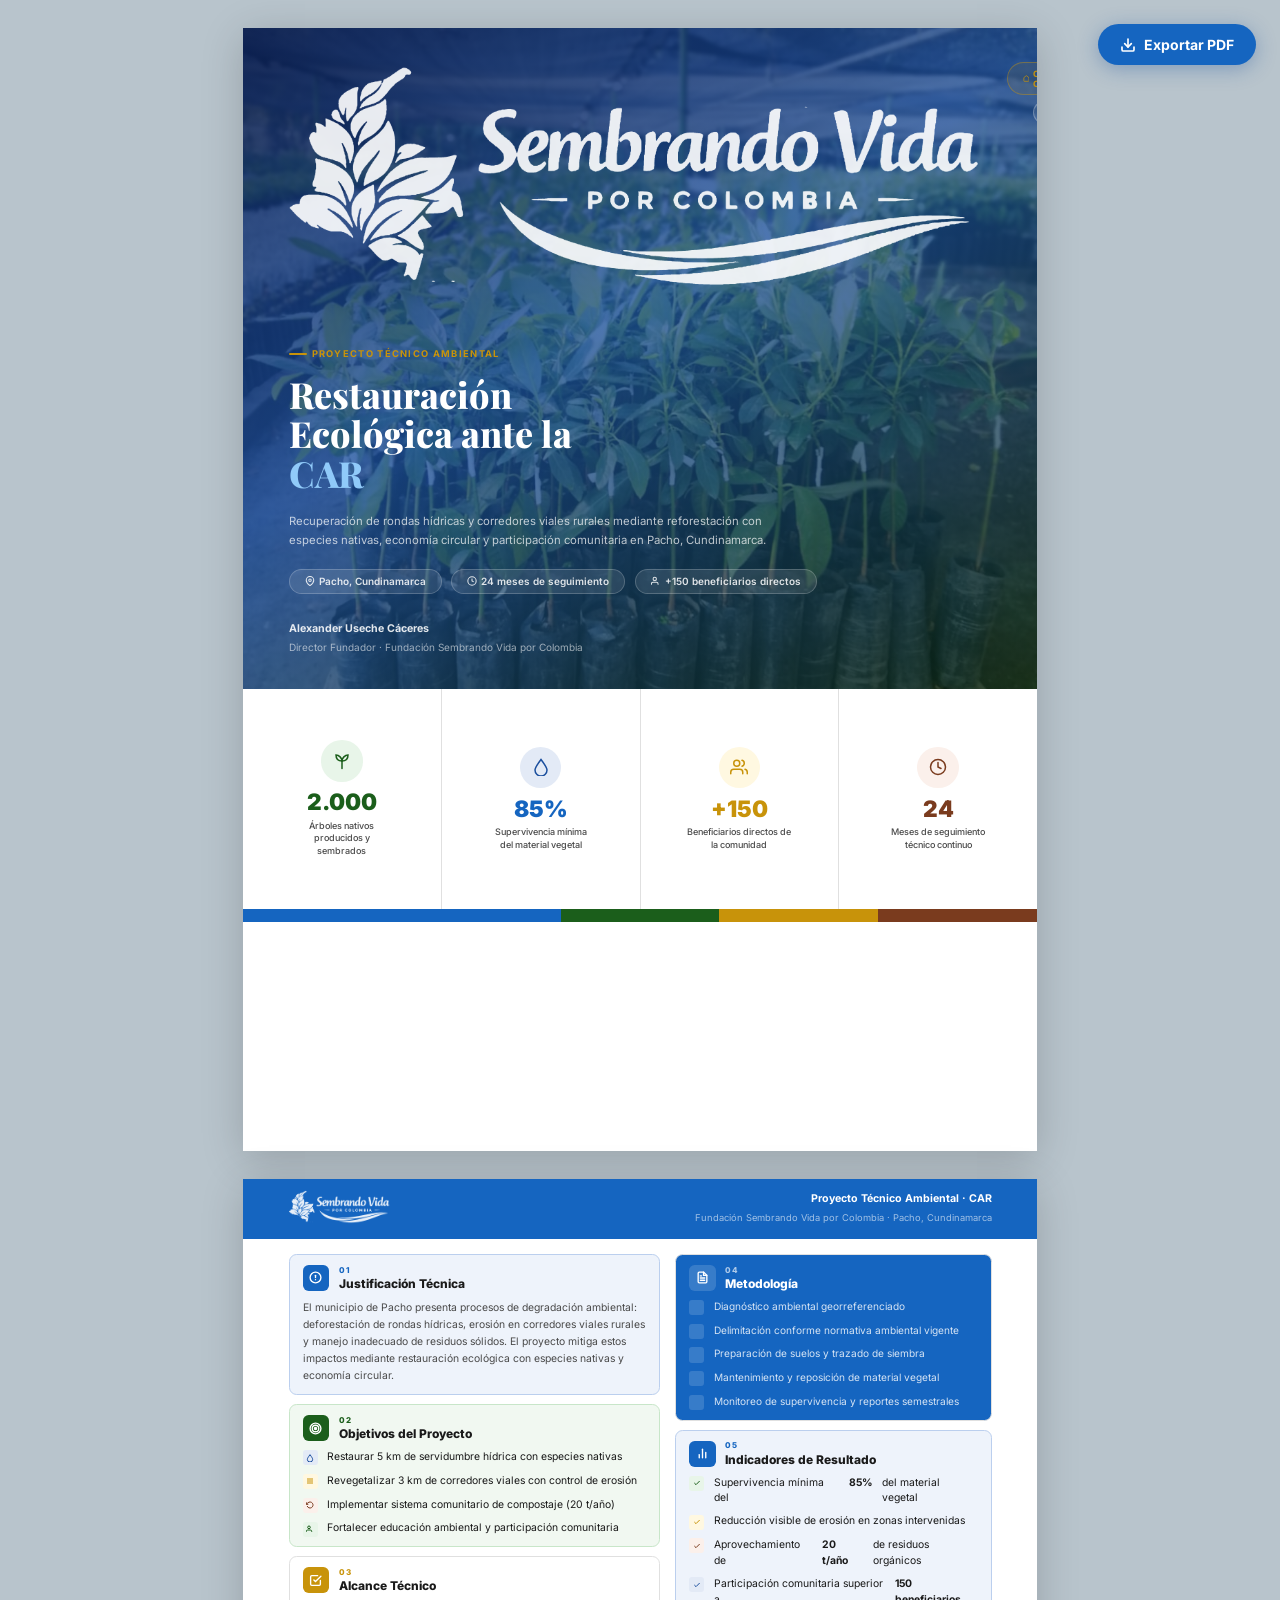
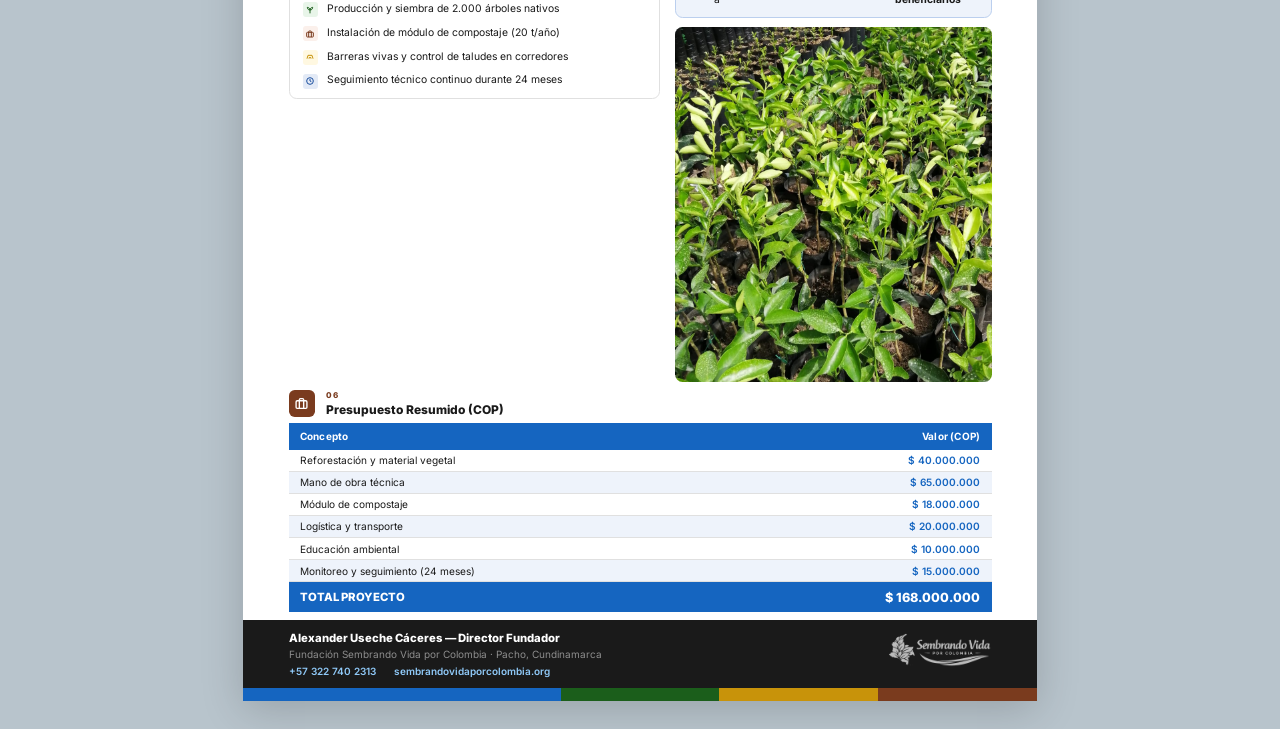
<file: brochure-proyecto-tecnico-car.html>
<!DOCTYPE html>
<html lang="es">
<head>
  <meta charset="UTF-8" />
  <meta name="viewport" content="width=device-width, initial-scale=1.0" />
  <title>Brochure – Proyecto Técnico Ambiental CAR · Sembrando Vida por Colombia</title>
  <link rel="stylesheet" href="fonts/fonts.css" />
  <style>

  *, *::before, *::after { box-sizing: border-box; margin: 0; padding: 0; }

  :root {
    --green:        #1B5E1B;
    --green-mid:    #2E7D32;
    --green-light:  #E8F5E9;
    --green-pale:   #F1F8F1;
    --brown:        #7A3B1E;
    --brown-light:  #FBF0EB;
    --gold:         #C8930A;
    --gold-light:   #FFF8E1;
    --blue:         #1B4F9E;
    --blue-mid:     #1565C0;
    --blue-light:   #E3EAF6;
    --blue-pale:    #EEF3FB;
    --dark:         #1A1A1A;
    --gray:         #4A4A4A;
    --gray-light:   #F5F5F5;
    --white:        #FFFFFF;
    --border:       #E0E0E0;
  }

  html, body {
    font-family: 'Inter', Arial, sans-serif;
    background: #B8C4CC;
    -webkit-print-color-adjust: exact;
    print-color-adjust: exact;
  }

  /* ── TOOLBAR ── */
  .toolbar {
    position: fixed; top: 24px; right: 24px; z-index: 999;
  }
  .export-btn {
    display: flex; align-items: center; gap: 8px;
    padding: 12px 22px;
    background: var(--blue-mid); color: #fff;
    font-family: 'Inter', sans-serif; font-size: 14px; font-weight: 700;
    border: none; border-radius: 50px; cursor: pointer;
    box-shadow: 0 4px 20px rgba(27,80,158,.35);
    transition: background .2s;
  }
  .export-btn:hover { background: #0d47a1; }

  @media print {
    .toolbar { display: none !important; }
    html, body { background: white; }
    @page { size: A4 portrait; margin: 0; }
    .page { margin: 0 !important; box-shadow: none !important; page-break-after: always; }
    .page:last-child { page-break-after: avoid; }
  }

  /* ── PAGE SHELL ── */
  .page {
    width: 210mm; height: 297mm;
    background: var(--white);
    margin: 28px auto; position: relative; overflow: hidden;
    box-shadow: 0 8px 40px rgba(0,0,0,.18);
    -webkit-print-color-adjust: exact; print-color-adjust: exact;
  }

  /* ══════════════════════════════
     PAGE 1 — PORTADA
  ══════════════════════════════ */
  .cover-hero {
    position: relative; width: 100%; height: 175mm; overflow: hidden;
  }
  .cover-hero img {
    width: 100%; height: 100%;
    object-fit: cover; object-position: center 40%; display: block;
  }
  .cover-hero__overlay {
    position: absolute; inset: 0;
    background: linear-gradient(
      150deg,
      rgba(10,30,80,.90) 0%,
      rgba(27,79,158,.78) 45%,
      rgba(11,40,11,.72) 100%
    );
  }
  .cover-hero__inner {
    position: absolute; inset: 0;
    display: flex; flex-direction: column;
    justify-content: space-between;
    padding: 9mm 12mm 9mm;
  }

  /* Top row */
  .cover-top {
    display: flex; align-items: flex-start; justify-content: space-between; gap: 4mm;
  }
  .cover-logo {
    height: 13mm; width: auto; object-fit: contain;
    filter: brightness(0) invert(1); opacity: .9;
  }
  .cover-institution {
    display: flex; flex-direction: column; align-items: flex-end; gap: 1.5mm;
  }
  .inst-badge {
    display: inline-flex; align-items: center; gap: 4px;
    font-size: 6.5pt; font-weight: 700; letter-spacing: .1em; text-transform: uppercase;
    color: rgba(255,255,255,.85);
    background: rgba(255,255,255,.12);
    border: 1px solid rgba(255,255,255,.25);
    padding: 1.5mm 4mm; border-radius: 50px;
  }
  .inst-badge.gold-b { color: var(--gold); border-color: rgba(200,147,10,.4); background: rgba(200,147,10,.1); }

  /* Center */
  .cover-center {
    flex: 1; display: flex; flex-direction: column; justify-content: center; padding: 5mm 0;
  }
  .cover-pre {
    display: flex; align-items: center; gap: 5px;
    font-size: 7pt; font-weight: 700; letter-spacing: .14em; text-transform: uppercase;
    color: var(--gold); margin-bottom: 4mm;
  }
  .cover-pre::before {
    content: ''; display: block; width: 18px; height: 2px;
    background: var(--gold); border-radius: 2px; flex-shrink: 0;
  }
  .cover-title {
    font-family: 'Playfair Display', Georgia, serif;
    font-size: 27pt; font-weight: 800; color: var(--white); line-height: 1.1;
    margin-bottom: 5mm;
  }
  .cover-title em { font-style: normal; color: #90CAF9; }
  .cover-desc {
    font-size: 8.5pt; color: rgba(255,255,255,.72);
    max-width: 135mm; line-height: 1.65; margin-bottom: 5mm;
  }
  .cover-tags { display: flex; gap: 2.5mm; flex-wrap: wrap; }
  .cover-chip {
    display: inline-flex; align-items: center; gap: 4px;
    font-size: 7.5pt; font-weight: 600;
    color: rgba(255,255,255,.85);
    background: rgba(255,255,255,.1);
    border: 1px solid rgba(255,255,255,.2);
    padding: 1.5mm 4mm; border-radius: 50px;
  }

  /* Director */
  .cover-director {
    font-size: 7.5pt; color: rgba(255,255,255,.58); line-height: 1.5;
  }
  .cover-director strong {
    color: rgba(255,255,255,.88); font-size: 8pt; font-weight: 700;
    display: block; margin-bottom: 1mm;
  }

  /* Stats strip — 4 indicadores clave */
  .cover-stats {
    display: flex; height: 58mm; background: var(--white);
  }
  .stat-col {
    flex: 1; display: flex; flex-direction: column;
    align-items: center; justify-content: center;
    padding: 5mm 3mm; border-right: 1px solid var(--border); text-align: center;
  }
  .stat-col:last-child { border-right: none; }
  .stat-icon-wrap {
    width: 11mm; height: 11mm; border-radius: 50%;
    display: flex; align-items: center; justify-content: center;
    margin-bottom: 2.5mm; flex-shrink: 0;
  }
  .si-blue   { background: var(--blue-light); }
  .si-green  { background: var(--green-light); }
  .si-gold   { background: var(--gold-light); }
  .si-brown  { background: var(--brown-light); }
  .stat-num  {
    font-size: 17pt; font-weight: 900; color: var(--blue-mid);
    line-height: 1; margin-bottom: 1.5mm;
  }
  .stat-num.g { color: var(--green); }
  .stat-num.go { color: var(--gold); }
  .stat-num.br { color: var(--brown); }
  .stat-label {
    font-size: 6.8pt; color: var(--gray); font-weight: 500;
    line-height: 1.4; max-width: 28mm;
  }

  /* Color bar */
  .color-bar { display: flex; height: 3.5mm; width: 100%; }
  .color-bar span { flex: 1; display: block; }
  .cb-blue  { background: var(--blue-mid); flex: 2 !important; }
  .cb-green { background: var(--green); }
  .cb-gold  { background: var(--gold); }
  .cb-brown { background: var(--brown); }

  /* ══════════════════════════════
     PAGE 2 — CONTENIDO
  ══════════════════════════════ */
  .p2-header {
    background: var(--blue-mid); height: 16mm;
    display: flex; align-items: center; justify-content: space-between;
    padding: 0 12mm;
    -webkit-print-color-adjust: exact; print-color-adjust: exact;
  }
  .p2-header img {
    height: 10mm; width: auto;
    filter: brightness(0) invert(1); opacity: .9;
  }
  .p2-header-right { text-align: right; }
  .p2-header-right strong { display: block; font-size: 8pt; font-weight: 700; color: var(--white); }
  .p2-header-right small  { font-size: 7pt; color: rgba(255,255,255,.6); }

  /* Body */
  .p2-body {
    padding: 4mm 12mm 0;
    height: calc(297mm - 16mm - 18mm - 3.5mm);
    display: flex; flex-direction: column; gap: 2mm;
  }

  /* Two-column row */
  .two-col { display: flex; gap: 4mm; flex: 1; min-height: 0; }
  .col-l   { flex: 1.08; display: flex; flex-direction: column; gap: 2.5mm; overflow: hidden; }
  .col-r   { flex: 0.92; display: flex; flex-direction: column; gap: 2.5mm; overflow: hidden; }

  /* Section cards */
  .sec {
    border-radius: 2mm; border: 0.3mm solid var(--border);
    padding: 2.5mm 3.5mm; flex-shrink: 0;
  }
  .sec.blue  { background: var(--blue-pale);  border-color: #BBCFEE; }
  .sec.green { background: var(--green-pale); border-color: #C8E6C9; }
  .sec.dark  {
    background: var(--blue-mid);
    -webkit-print-color-adjust: exact; print-color-adjust: exact;
  }
  .sec.white { background: var(--white); }

  .sec-head { display: flex; align-items: center; gap: 2.5mm; margin-bottom: 2mm; }
  .sec-icon {
    width: 7mm; height: 7mm; border-radius: 1.5mm;
    display: flex; align-items: center; justify-content: center; flex-shrink: 0;
  }
  .si-bg-blue  { background: var(--blue-mid); }
  .si-bg-green { background: var(--green); }
  .si-bg-gold  { background: var(--gold); }
  .si-bg-brown { background: var(--brown); }
  .si-bg-white { background: rgba(255,255,255,.15); }

  .sec-num {
    font-size: 6pt; font-weight: 800; letter-spacing: .12em; text-transform: uppercase;
    margin-bottom: .6mm;
  }
  .sn-blue  { color: var(--blue-mid); }
  .sn-green { color: var(--green); }
  .sn-gold  { color: var(--gold); }
  .sn-brown { color: var(--brown); }
  .sn-white { color: rgba(255,255,255,.65); }

  .sec h2 { font-size: 9pt; font-weight: 800; color: var(--dark); line-height: 1.2; }
  .sec.dark h2 { color: var(--white); }
  .sec p   { font-size: 7.8pt; color: var(--gray); line-height: 1.65; }
  .sec.dark p { color: rgba(255,255,255,.75); font-size: 7.6pt; }

  /* Bullet lists */
  .bullet-list { display: flex; flex-direction: column; gap: 2mm; margin-top: .5mm; }
  .bl-item {
    display: flex; align-items: flex-start; gap: 2.5mm;
    font-size: 7.8pt; color: var(--dark); line-height: 1.5;
  }
  .bl-dot {
    width: 4mm; height: 4mm; border-radius: .8mm;
    display: flex; align-items: center; justify-content: center;
    flex-shrink: 0; margin-top: .3mm;
  }
  .bd-blue  { background: var(--blue-light); }
  .bd-green { background: var(--green-light); }
  .bd-gold  { background: var(--gold-light); }
  .bd-brown { background: var(--brown-light); }

  .sec.dark .bl-item { color: rgba(255,255,255,.82); font-size: 7.6pt; }
  .sec.dark .bl-dot  { background: rgba(255,255,255,.15); }

  /* Side image */
  .side-img { border-radius: 2mm; overflow: hidden; flex: 1; min-height: 22mm; }
  .side-img img { width: 100%; height: 100%; object-fit: cover; display: block; }

  /* Budget */
  .budget-wrap { flex-shrink: 0; padding-bottom: 2mm; }
  .budget-head { display: flex; align-items: center; gap: 3mm; margin-bottom: 1.5mm; }
  .budget-table {
    width: 100%; border-collapse: collapse; font-size: 7.6pt;
  }
  .budget-table thead tr {
    background: var(--blue-mid);
    -webkit-print-color-adjust: exact; print-color-adjust: exact;
  }
  .budget-table thead th {
    color: var(--white); font-weight: 700; font-size: 7.5pt;
    text-align: left; padding: 2mm 3mm; letter-spacing: .02em;
  }
  .budget-table thead th:last-child { text-align: right; }
  .budget-table tbody tr:nth-child(even) {
    background: var(--blue-pale);
    -webkit-print-color-adjust: exact; print-color-adjust: exact;
  }
  .budget-table tbody td {
    padding: 1.2mm 3mm; color: var(--dark);
    border-bottom: 0.2mm solid var(--border); vertical-align: middle;
  }
  .budget-table tbody td:last-child { text-align: right; font-weight: 600; color: var(--blue-mid); }
  .budget-table tfoot tr {
    background: var(--blue-mid);
    -webkit-print-color-adjust: exact; print-color-adjust: exact;
  }
  .budget-table tfoot td {
    padding: 2mm 3mm; color: var(--white); font-weight: 800; font-size: 8.5pt;
  }
  .budget-table tfoot td:last-child { text-align: right; font-size: 9.5pt; }

  /* Footer */
  .p2-footer {
    position: absolute; bottom: 3.5mm; left: 0; right: 0; height: 18mm;
    background: var(--dark);
    display: flex; align-items: center; justify-content: space-between;
    padding: 0 12mm;
    -webkit-print-color-adjust: exact; print-color-adjust: exact;
  }
  .footer-info { display: flex; flex-direction: column; gap: .8mm; }
  .footer-info strong { font-size: 8.5pt; font-weight: 800; color: var(--white); }
  .footer-info span   { font-size: 7.5pt; color: rgba(255,255,255,.5); }
  .footer-links { display: flex; gap: 5mm; margin-top: .5mm; }
  .footer-links a { font-size: 7.5pt; color: #90CAF9; text-decoration: none; font-weight: 600; }
  .footer-logo img {
    height: 10mm; width: auto;
    filter: brightness(0) invert(1); opacity: .7;
  }

  </style>
</head>
<body>

<div class="toolbar">
  <button class="export-btn" onclick="window.print()">
    <svg width="16" height="16" viewBox="0 0 24 24" fill="none" stroke="currentColor" stroke-width="2.5" stroke-linecap="round"><path d="M21 15v4a2 2 0 01-2 2H5a2 2 0 01-2-2v-4"/><polyline points="7 10 12 15 17 10"/><line x1="12" y1="15" x2="12" y2="3"/></svg>
    Exportar PDF
  </button>
</div>

<!-- ══════════════════════════════
     PAGE 1 — PORTADA
══════════════════════════════ -->
<article class="page">

  <div class="cover-hero">
    <img src="images/foto-4.jpeg" alt="Proyecto técnico ambiental" />
    <div class="cover-hero__overlay"></div>
    <div class="cover-hero__inner">

      <div class="cover-top">
        <img class="cover-logo" src="logo-sembrando-vida-vector.png" alt="Sembrando Vida por Colombia" />
        <div class="cover-institution">
          <div class="inst-badge gold-b">
            <svg width="9" height="9" viewBox="0 0 24 24" fill="none" stroke="currentColor" stroke-width="2.5"><path d="M3 9l9-7 9 7v11a2 2 0 01-2 2H5a2 2 0 01-2-2z"/></svg>
            CAR · Cundinamarca
          </div>
          <div class="inst-badge">Pacho · 2026</div>
        </div>
      </div>

      <div class="cover-center">
        <div class="cover-pre">Proyecto Técnico Ambiental</div>
        <h1 class="cover-title">
          Restauración<br />
          Ecológica ante la<br />
          <em>CAR</em>
        </h1>
        <p class="cover-desc">
          Recuperación de rondas hídricas y corredores viales rurales mediante reforestación
          con especies nativas, economía circular y participación comunitaria en Pacho, Cundinamarca.
        </p>
        <div class="cover-tags">
          <div class="cover-chip">
            <svg width="10" height="10" viewBox="0 0 24 24" fill="none" stroke="currentColor" stroke-width="2.5"><path d="M21 10c0 7-9 13-9 13s-9-6-9-13a9 9 0 0118 0z"/><circle cx="12" cy="10" r="3"/></svg>
            Pacho, Cundinamarca
          </div>
          <div class="cover-chip">
            <svg width="10" height="10" viewBox="0 0 24 24" fill="none" stroke="currentColor" stroke-width="2.5"><circle cx="12" cy="12" r="10"/><polyline points="12 6 12 12 16 14"/></svg>
            24 meses de seguimiento
          </div>
          <div class="cover-chip">
            <svg width="10" height="10" viewBox="0 0 24 24" fill="none" stroke="currentColor" stroke-width="2.5"><path d="M17 21v-2a4 4 0 00-4-4H5a4 4 0 00-4 4v2"/><circle cx="9" cy="7" r="4"/></svg>
            +150 beneficiarios directos
          </div>
        </div>
      </div>

      <div class="cover-director">
        <strong>Alexander Useche Cáceres</strong>
        Director Fundador · Fundación Sembrando Vida por Colombia
      </div>

    </div>
  </div>

  <!-- Indicadores clave -->
  <div class="cover-stats">
    <div class="stat-col">
      <div class="stat-icon-wrap si-green">
        <svg width="18" height="18" viewBox="0 0 24 24" fill="none" stroke="#1B5E1B" stroke-width="2" stroke-linecap="round"><path d="M12 22V12"/><path d="M12 12C12 8 16 4 20 4c0 4-2 8-8 8z"/><path d="M12 12C12 8 8 4 4 4c0 4 2 8 8 8z"/></svg>
      </div>
      <div class="stat-num g">2.000</div>
      <div class="stat-label">Árboles nativos producidos y sembrados</div>
    </div>
    <div class="stat-col">
      <div class="stat-icon-wrap si-blue">
        <svg width="18" height="18" viewBox="0 0 24 24" fill="none" stroke="#1B4F9E" stroke-width="2" stroke-linecap="round"><path d="M12 2C6 10 4 14 4 16a8 8 0 0016 0c0-2-2-6-8-14z"/></svg>
      </div>
      <div class="stat-num">85%</div>
      <div class="stat-label">Supervivencia mínima del material vegetal</div>
    </div>
    <div class="stat-col">
      <div class="stat-icon-wrap si-gold">
        <svg width="18" height="18" viewBox="0 0 24 24" fill="none" stroke="#C8930A" stroke-width="2" stroke-linecap="round"><path d="M17 21v-2a4 4 0 00-4-4H5a4 4 0 00-4 4v2"/><circle cx="9" cy="7" r="4"/><path d="M23 21v-2a4 4 0 00-3-3.87"/><path d="M16 3.13a4 4 0 010 7.75"/></svg>
      </div>
      <div class="stat-num go">+150</div>
      <div class="stat-label">Beneficiarios directos de la comunidad</div>
    </div>
    <div class="stat-col">
      <div class="stat-icon-wrap si-brown">
        <svg width="18" height="18" viewBox="0 0 24 24" fill="none" stroke="#7A3B1E" stroke-width="2" stroke-linecap="round"><circle cx="12" cy="12" r="10"/><polyline points="12 6 12 12 16 14"/></svg>
      </div>
      <div class="stat-num br">24</div>
      <div class="stat-label">Meses de seguimiento técnico continuo</div>
    </div>
  </div>

  <div class="color-bar">
    <span class="cb-blue"></span>
    <span class="cb-green"></span>
    <span class="cb-gold"></span>
    <span class="cb-brown"></span>
  </div>

</article>


<!-- ══════════════════════════════
     PAGE 2 — CONTENIDO
══════════════════════════════ -->
<article class="page">

  <header class="p2-header">
    <img src="logo-sembrando-vida-vector.png" alt="Logo" />
    <div class="p2-header-right">
      <strong>Proyecto Técnico Ambiental · CAR</strong>
      <small>Fundación Sembrando Vida por Colombia · Pacho, Cundinamarca</small>
    </div>
  </header>

  <div class="p2-body">

    <div class="two-col">

      <!-- COLUMNA IZQUIERDA -->
      <div class="col-l">

        <!-- 1. Justificación -->
        <div class="sec blue">
          <div class="sec-head">
            <div class="sec-icon si-bg-blue">
              <svg width="13" height="13" viewBox="0 0 24 24" fill="none" stroke="white" stroke-width="2.5" stroke-linecap="round"><circle cx="12" cy="12" r="10"/><line x1="12" y1="8" x2="12" y2="12"/><line x1="12" y1="16" x2="12.01" y2="16"/></svg>
            </div>
            <div>
              <div class="sec-num sn-blue">01</div>
              <h2>Justificación Técnica</h2>
            </div>
          </div>
          <p>El municipio de Pacho presenta procesos de degradación ambiental: deforestación de rondas hídricas, erosión en corredores viales rurales y manejo inadecuado de residuos sólidos. El proyecto mitiga estos impactos mediante restauración ecológica con especies nativas y economía circular.</p>
        </div>

        <!-- 2. Objetivos -->
        <div class="sec green">
          <div class="sec-head">
            <div class="sec-icon si-bg-green">
              <svg width="13" height="13" viewBox="0 0 24 24" fill="none" stroke="white" stroke-width="2.5" stroke-linecap="round"><circle cx="12" cy="12" r="10"/><circle cx="12" cy="12" r="6"/><circle cx="12" cy="12" r="2" fill="white"/></svg>
            </div>
            <div>
              <div class="sec-num sn-green">02</div>
              <h2>Objetivos del Proyecto</h2>
            </div>
          </div>
          <div class="bullet-list">
            <div class="bl-item">
              <div class="bl-dot bd-blue">
                <svg width="8" height="8" viewBox="0 0 24 24" fill="none" stroke="#1B4F9E" stroke-width="3"><path d="M12 2C6 10 4 14 4 16a8 8 0 0016 0c0-2-2-6-8-14z"/></svg>
              </div>
              Restaurar 5 km de servidumbre hídrica con especies nativas
            </div>
            <div class="bl-item">
              <div class="bl-dot bd-gold">
                <svg width="8" height="8" viewBox="0 0 24 24" fill="none" stroke="#C8930A" stroke-width="3"><path d="M3 12h18M3 6h18M3 18h18"/></svg>
              </div>
              Revegetalizar 3 km de corredores viales con control de erosión
            </div>
            <div class="bl-item">
              <div class="bl-dot bd-brown">
                <svg width="8" height="8" viewBox="0 0 24 24" fill="none" stroke="#7A3B1E" stroke-width="3"><polyline points="1 4 1 10 7 10"/><path d="M3.51 15a9 9 0 102.13-9.36L1 10"/></svg>
              </div>
              Implementar sistema comunitario de compostaje (20 t/año)
            </div>
            <div class="bl-item">
              <div class="bl-dot bd-green">
                <svg width="8" height="8" viewBox="0 0 24 24" fill="none" stroke="#1B5E1B" stroke-width="3"><path d="M17 21v-2a4 4 0 00-4-4H5a4 4 0 00-4 4v2"/><circle cx="9" cy="7" r="4"/></svg>
              </div>
              Fortalecer educación ambiental y participación comunitaria
            </div>
          </div>
        </div>

        <!-- 3. Alcance Técnico -->
        <div class="sec white">
          <div class="sec-head">
            <div class="sec-icon si-bg-gold">
              <svg width="13" height="13" viewBox="0 0 24 24" fill="none" stroke="white" stroke-width="2.5" stroke-linecap="round"><polyline points="9 11 12 14 22 4"/><path d="M21 12v7a2 2 0 01-2 2H5a2 2 0 01-2-2V5a2 2 0 012-2h11"/></svg>
            </div>
            <div>
              <div class="sec-num sn-gold">03</div>
              <h2>Alcance Técnico</h2>
            </div>
          </div>
          <div class="bullet-list">
            <div class="bl-item"><div class="bl-dot bd-green"><svg width="8" height="8" viewBox="0 0 24 24" fill="none" stroke="#1B5E1B" stroke-width="3"><path d="M12 22V12"/><path d="M12 12C12 8 16 4 20 4c0 4-2 8-8 8z"/><path d="M12 12C12 8 8 4 4 4c0 4 2 8 8 8z"/></svg></div>Producción y siembra de 2.000 árboles nativos</div>
            <div class="bl-item"><div class="bl-dot bd-brown"><svg width="8" height="8" viewBox="0 0 24 24" fill="none" stroke="#7A3B1E" stroke-width="3"><rect x="2" y="7" width="20" height="14" rx="2"/><path d="M16 21V5a2 2 0 00-2-2h-4a2 2 0 00-2 2v16"/></svg></div>Instalación de módulo de compostaje (20 t/año)</div>
            <div class="bl-item"><div class="bl-dot bd-gold"><svg width="8" height="8" viewBox="0 0 24 24" fill="none" stroke="#C8930A" stroke-width="3"><path d="M3 17l3-10h12l3 10"/><path d="M9 17l1.5-5M15 17l-1.5-5"/></svg></div>Barreras vivas y control de taludes en corredores</div>
            <div class="bl-item"><div class="bl-dot bd-blue"><svg width="8" height="8" viewBox="0 0 24 24" fill="none" stroke="#1B4F9E" stroke-width="3"><circle cx="12" cy="12" r="10"/><polyline points="12 6 12 12 16 14"/></svg></div>Seguimiento técnico continuo durante 24 meses</div>
          </div>
        </div>

      </div><!-- /col-l -->

      <!-- COLUMNA DERECHA -->
      <div class="col-r">

        <!-- 4. Metodología -->
        <div class="sec dark">
          <div class="sec-head">
            <div class="sec-icon si-bg-white">
              <svg width="13" height="13" viewBox="0 0 24 24" fill="none" stroke="white" stroke-width="2.5" stroke-linecap="round"><path d="M14 2H6a2 2 0 00-2 2v16a2 2 0 002 2h12a2 2 0 002-2V8z"/><polyline points="14 2 14 8 20 8"/><line x1="16" y1="13" x2="8" y2="13"/><line x1="16" y1="17" x2="8" y2="17"/><polyline points="10 9 9 9 8 9"/></svg>
            </div>
            <div>
              <div class="sec-num sn-white">04</div>
              <h2>Metodología</h2>
            </div>
          </div>
          <div class="bullet-list">
            <div class="bl-item"><div class="bl-dot"></div>Diagnóstico ambiental georreferenciado</div>
            <div class="bl-item"><div class="bl-dot"></div>Delimitación conforme normativa ambiental vigente</div>
            <div class="bl-item"><div class="bl-dot"></div>Preparación de suelos y trazado de siembra</div>
            <div class="bl-item"><div class="bl-dot"></div>Mantenimiento y reposición de material vegetal</div>
            <div class="bl-item"><div class="bl-dot"></div>Monitoreo de supervivencia y reportes semestrales</div>
          </div>
        </div>

        <!-- 5. Indicadores -->
        <div class="sec blue">
          <div class="sec-head">
            <div class="sec-icon si-bg-blue">
              <svg width="13" height="13" viewBox="0 0 24 24" fill="none" stroke="white" stroke-width="2.5" stroke-linecap="round"><line x1="18" y1="20" x2="18" y2="10"/><line x1="12" y1="20" x2="12" y2="4"/><line x1="6" y1="20" x2="6" y2="14"/></svg>
            </div>
            <div>
              <div class="sec-num sn-blue">05</div>
              <h2>Indicadores de Resultado</h2>
            </div>
          </div>
          <div class="bullet-list">
            <div class="bl-item"><div class="bl-dot bd-green"><svg width="8" height="8" viewBox="0 0 24 24" fill="none" stroke="#1B5E1B" stroke-width="3"><polyline points="20 6 9 17 4 12"/></svg></div>Supervivencia mínima del <strong>85%</strong> del material vegetal</div>
            <div class="bl-item"><div class="bl-dot bd-gold"><svg width="8" height="8" viewBox="0 0 24 24" fill="none" stroke="#C8930A" stroke-width="3"><polyline points="20 6 9 17 4 12"/></svg></div>Reducción visible de erosión en zonas intervenidas</div>
            <div class="bl-item"><div class="bl-dot bd-brown"><svg width="8" height="8" viewBox="0 0 24 24" fill="none" stroke="#7A3B1E" stroke-width="3"><polyline points="20 6 9 17 4 12"/></svg></div>Aprovechamiento de <strong>20 t/año</strong> de residuos orgánicos</div>
            <div class="bl-item"><div class="bl-dot bd-blue"><svg width="8" height="8" viewBox="0 0 24 24" fill="none" stroke="#1B4F9E" stroke-width="3"><polyline points="20 6 9 17 4 12"/></svg></div>Participación comunitaria superior a <strong>150 beneficiarios</strong></div>
          </div>
        </div>

        <!-- Foto -->
        <div class="side-img">
          <img src="images/foto-2.jpeg" alt="Trabajo de restauración ecológica" />
        </div>

      </div><!-- /col-r -->

    </div><!-- /two-col -->

    <!-- 6. Presupuesto -->
    <div class="budget-wrap">
      <div class="budget-head">
        <div class="sec-icon si-bg-brown" style="width:7mm;height:7mm;border-radius:1.5mm;display:flex;align-items:center;justify-content:center;flex-shrink:0;background:var(--brown);">
          <svg width="13" height="13" viewBox="0 0 24 24" fill="none" stroke="white" stroke-width="2.5" stroke-linecap="round"><rect x="2" y="7" width="20" height="14" rx="2"/><path d="M16 21V5a2 2 0 00-2-2h-4a2 2 0 00-2 2v16"/></svg>
        </div>
        <div>
          <div class="sec-num sn-brown">06</div>
          <h2 style="font-size:9pt;font-weight:800;color:var(--dark);">Presupuesto Resumido (COP)</h2>
        </div>
      </div>
      <table class="budget-table">
        <thead>
          <tr><th>Concepto</th><th style="text-align:right">Valor (COP)</th></tr>
        </thead>
        <tbody>
          <tr><td>Reforestación y material vegetal</td><td>$ 40.000.000</td></tr>
          <tr><td>Mano de obra técnica</td><td>$ 65.000.000</td></tr>
          <tr><td>Módulo de compostaje</td><td>$ 18.000.000</td></tr>
          <tr><td>Logística y transporte</td><td>$ 20.000.000</td></tr>
          <tr><td>Educación ambiental</td><td>$ 10.000.000</td></tr>
          <tr><td>Monitoreo y seguimiento (24 meses)</td><td>$ 15.000.000</td></tr>
        </tbody>
        <tfoot>
          <tr><td>TOTAL PROYECTO</td><td>$ 168.000.000</td></tr>
        </tfoot>
      </table>
    </div>

  </div><!-- /p2-body -->

  <footer class="p2-footer">
    <div class="footer-info">
      <strong>Alexander Useche Cáceres — Director Fundador</strong>
      <span>Fundación Sembrando Vida por Colombia · Pacho, Cundinamarca</span>
      <div class="footer-links">
        <a href="https://wa.me/573227402313">+57 322 740 2313</a>
        <a href="https://sembrandovidaporcolombia.org">sembrandovidaporcolombia.org</a>
      </div>
    </div>
    <div class="footer-logo">
      <img src="logo-sembrando-vida-vector.png" alt="Logo" />
    </div>
  </footer>

  <div class="color-bar" style="position:absolute;bottom:0;left:0;right:0;">
    <span class="cb-blue"></span>
    <span class="cb-green"></span>
    <span class="cb-gold"></span>
    <span class="cb-brown"></span>
  </div>

</article>

</body>
</html>
</file>
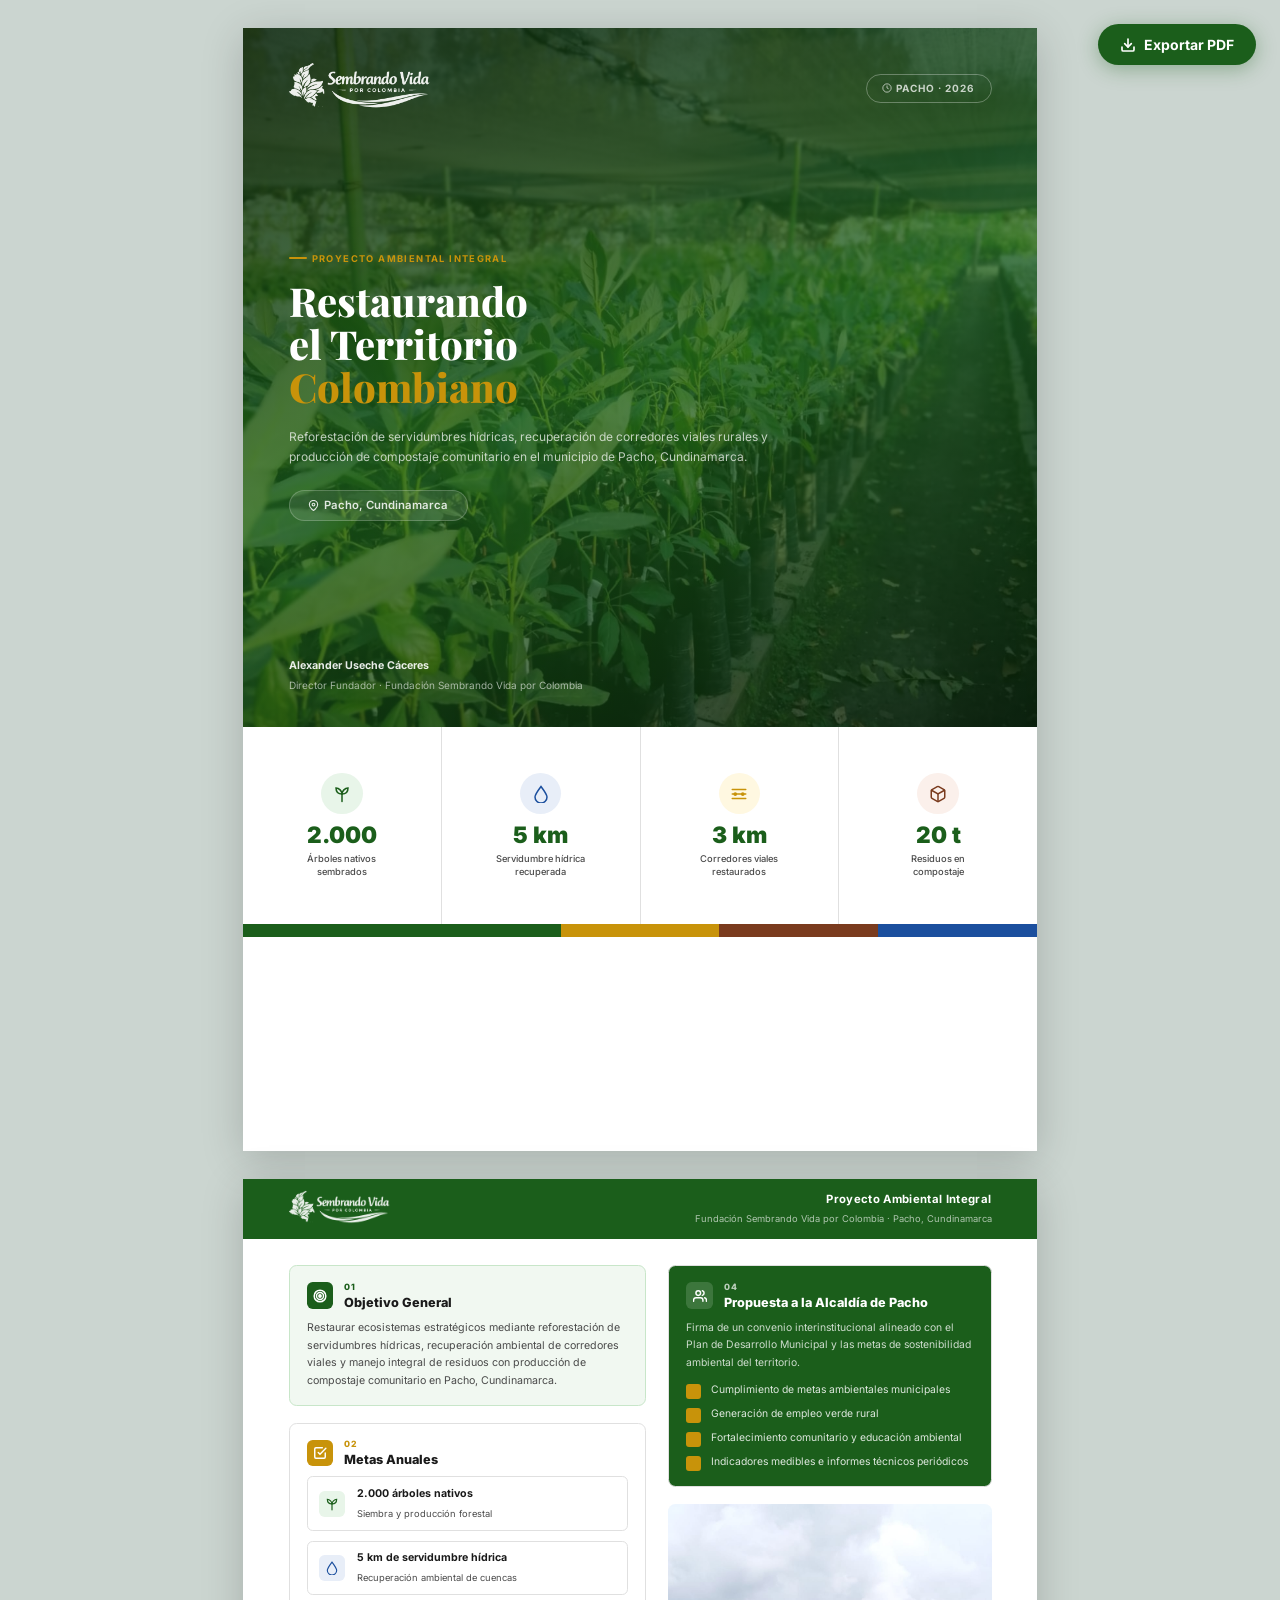
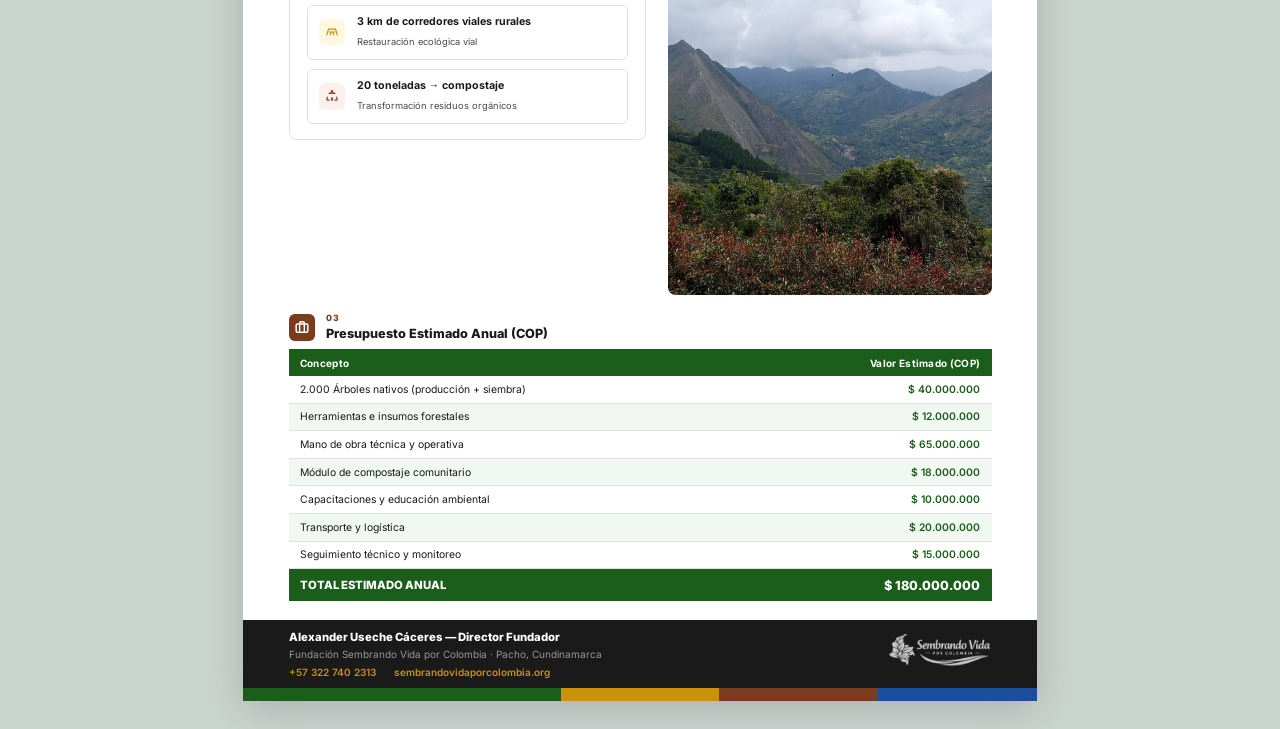
<file: brochure.html>
<!DOCTYPE html>
<html lang="es">
<head>
  <meta charset="UTF-8" />
  <meta name="viewport" content="width=device-width, initial-scale=1.0" />
  <title>Brochure – Proyecto Ambiental Integral · Sembrando Vida por Colombia</title>
  <link rel="stylesheet" href="fonts/fonts.css" />
  <style>

  /* ═══════════════════════════════════════════════
     BASE
  ═══════════════════════════════════════════════ */
  *, *::before, *::after { box-sizing: border-box; margin: 0; padding: 0; }

  :root {
    --green:        #1B5E1B;
    --green-mid:    #2E7D32;
    --green-light:  #E8F5E9;
    --green-pale:   #F1F8F1;
    --brown:        #7A3B1E;
    --brown-light:  #FBF0EB;
    --gold:         #C8930A;
    --gold-light:   #FFF8E1;
    --blue:         #1B4F9E;
    --blue-light:   #E8EEF8;
    --dark:         #1A1A1A;
    --gray:         #4A4A4A;
    --gray-light:   #F5F5F5;
    --white:        #FFFFFF;
    --border:       #E0E0E0;
  }

  html, body {
    font-family: 'Inter', Arial, sans-serif;
    background: #CBD5D0;
    -webkit-print-color-adjust: exact;
    print-color-adjust: exact;
  }

  /* ═══════════════════════════════════════════════
     TOOLBAR (hidden on print)
  ═══════════════════════════════════════════════ */
  .toolbar {
    position: fixed;
    top: 24px;
    right: 24px;
    z-index: 999;
    display: flex;
    flex-direction: column;
    gap: 10px;
  }
  .export-btn {
    display: flex;
    align-items: center;
    gap: 8px;
    padding: 12px 22px;
    background: var(--green);
    color: #fff;
    font-family: 'Inter', sans-serif;
    font-size: 14px;
    font-weight: 700;
    border: none;
    border-radius: 50px;
    cursor: pointer;
    box-shadow: 0 4px 20px rgba(27,94,27,.35);
    transition: background .2s;
  }
  .export-btn:hover { background: #154f15; }
  .export-btn svg { flex-shrink: 0; }

  @media print {
    .toolbar { display: none !important; }
    html, body { background: white; }
    @page { size: A4 portrait; margin: 0; }
    .page { margin: 0 !important; box-shadow: none !important; page-break-after: always; }
    .page:last-child { page-break-after: avoid; }
  }

  /* ═══════════════════════════════════════════════
     PAGE SHELL  —  210mm × 297mm
  ═══════════════════════════════════════════════ */
  .page {
    width: 210mm;
    height: 297mm;
    background: var(--white);
    margin: 28px auto;
    position: relative;
    overflow: hidden;
    box-shadow: 0 8px 40px rgba(0,0,0,.18);
    -webkit-print-color-adjust: exact;
    print-color-adjust: exact;
  }

  /* ═══════════════════════════════════════════════
     PAGE 1 — COVER
  ═══════════════════════════════════════════════ */

  /* Hero photo area */
  .cover-hero {
    position: relative;
    width: 100%;
    height: 185mm;
    overflow: hidden;
  }
  .cover-hero__img {
    width: 100%;
    height: 100%;
    object-fit: cover;
    object-position: center 30%;
    display: block;
  }
  .cover-hero__overlay {
    position: absolute;
    inset: 0;
    background: linear-gradient(
      160deg,
      rgba(11,38,11,.88) 0%,
      rgba(27,94,27,.75) 50%,
      rgba(11,38,11,.70) 100%
    );
  }

  /* Content over hero */
  .cover-hero__inner {
    position: absolute;
    inset: 0;
    display: flex;
    flex-direction: column;
    justify-content: space-between;
    padding: 9mm 12mm 9mm;
  }

  /* Top row: logo + year */
  .cover-top {
    display: flex;
    align-items: center;
    justify-content: space-between;
  }
  .cover-logo {
    height: 14mm;
    width: auto;
    object-fit: contain;
    filter: brightness(0) invert(1);
    opacity: .92;
  }
  .cover-year-badge {
    display: flex;
    align-items: center;
    gap: 4px;
    font-size: 7.5pt;
    font-weight: 700;
    color: rgba(255,255,255,.75);
    border: 1px solid rgba(255,255,255,.3);
    padding: 2mm 4mm;
    border-radius: 50px;
    letter-spacing: .1em;
    text-transform: uppercase;
  }

  /* Main title block */
  .cover-center {
    flex: 1;
    display: flex;
    flex-direction: column;
    justify-content: center;
    padding: 6mm 0;
  }
  .cover-tag {
    display: inline-flex;
    align-items: center;
    gap: 5px;
    font-size: 7pt;
    font-weight: 700;
    letter-spacing: .15em;
    text-transform: uppercase;
    color: var(--gold);
    margin-bottom: 4mm;
  }
  .cover-tag::before {
    content: '';
    display: block;
    width: 18px; height: 2px;
    background: var(--gold);
    border-radius: 2px;
    flex-shrink: 0;
  }
  .cover-title {
    font-family: 'Playfair Display', Georgia, serif;
    font-size: 30pt;
    font-weight: 800;
    color: var(--white);
    line-height: 1.08;
    margin-bottom: 5mm;
  }
  .cover-title em {
    font-style: normal;
    color: var(--gold);
  }
  .cover-desc {
    font-size: 9pt;
    color: rgba(255,255,255,.72);
    max-width: 130mm;
    line-height: 1.65;
    margin-bottom: 6mm;
  }
  .cover-location {
    display: inline-flex;
    align-items: center;
    gap: 5px;
    font-size: 8.5pt;
    font-weight: 600;
    color: rgba(255,255,255,.85);
    background: rgba(255,255,255,.1);
    border: 1px solid rgba(255,255,255,.2);
    padding: 2mm 5mm;
    border-radius: 50px;
    width: fit-content;
  }

  /* Director credit */
  .cover-director {
    font-size: 7.5pt;
    color: rgba(255,255,255,.6);
    line-height: 1.5;
  }
  .cover-director strong {
    color: rgba(255,255,255,.9);
    font-weight: 700;
    font-size: 8pt;
    display: block;
    margin-bottom: 1mm;
  }

  /* Stats strip */
  .cover-stats {
    display: flex;
    height: 52mm;
    background: var(--white);
  }
  .stat-col {
    flex: 1;
    display: flex;
    flex-direction: column;
    align-items: center;
    justify-content: center;
    padding: 5mm 3mm;
    border-right: 1px solid var(--border);
    text-align: center;
  }
  .stat-col:last-child { border-right: none; }
  .stat-icon-wrap {
    width: 11mm; height: 11mm;
    border-radius: 50%;
    display: flex; align-items: center; justify-content: center;
    margin-bottom: 2.5mm;
    flex-shrink: 0;
  }
  .stat-icon-wrap.green  { background: var(--green-light); }
  .stat-icon-wrap.blue   { background: var(--blue-light); }
  .stat-icon-wrap.gold   { background: var(--gold-light); }
  .stat-icon-wrap.brown  { background: var(--brown-light); }
  .stat-num {
    font-size: 17pt;
    font-weight: 900;
    color: var(--green);
    line-height: 1;
    margin-bottom: 1.5mm;
  }
  .stat-label {
    font-size: 7pt;
    color: var(--gray);
    font-weight: 500;
    line-height: 1.4;
    max-width: 28mm;
  }

  /* Brand color bar */
  .color-bar {
    display: flex;
    height: 3.5mm;
    width: 100%;
  }
  .color-bar span {
    flex: 1;
    display: block;
  }
  .cb-green  { background: var(--green); flex: 2 !important; }
  .cb-gold   { background: var(--gold); }
  .cb-brown  { background: var(--brown); }
  .cb-blue   { background: var(--blue); }

  /* ═══════════════════════════════════════════════
     PAGE 2 — CONTENT
  ═══════════════════════════════════════════════ */

  /* Header strip */
  .p2-header {
    background: var(--green);
    height: 16mm;
    display: flex;
    align-items: center;
    justify-content: space-between;
    padding: 0 12mm;
    -webkit-print-color-adjust: exact;
    print-color-adjust: exact;
  }
  .p2-header-logo {
    height: 10mm;
    width: auto;
    filter: brightness(0) invert(1);
    opacity: .9;
  }
  .p2-header-right {
    text-align: right;
  }
  .p2-header-right strong {
    display: block;
    font-size: 8.5pt;
    font-weight: 700;
    color: var(--white);
    letter-spacing: .03em;
  }
  .p2-header-right small {
    font-size: 7pt;
    color: rgba(255,255,255,.65);
  }

  /* Body */
  .p2-body {
    padding: 7mm 12mm 5mm;
    height: calc(297mm - 16mm - 18mm - 3.5mm);
    display: flex;
    flex-direction: column;
    gap: 5mm;
  }

  /* Two-column row */
  .two-col {
    display: flex;
    gap: 6mm;
    flex: 1;
    min-height: 0;
  }
  .col-l { flex: 1.05; display: flex; flex-direction: column; gap: 4.5mm; }
  .col-r { flex: 0.95; display: flex; flex-direction: column; gap: 4.5mm; }

  /* Section blocks */
  .sec {
    background: var(--white);
    border-radius: 2mm;
    border: 0.3mm solid var(--border);
    padding: 4mm 4.5mm;
    flex-shrink: 0;
  }
  .sec.sec-green { background: var(--green-pale); border-color: #C8E6C9; }
  .sec.sec-dark  { background: var(--green); -webkit-print-color-adjust: exact; print-color-adjust: exact; }
  .sec.sec-blue  { background: var(--blue-light); border-color: #BBCFEE; }

  .sec-header {
    display: flex;
    align-items: center;
    gap: 3mm;
    margin-bottom: 2.5mm;
  }
  .sec-icon {
    width: 7mm; height: 7mm;
    border-radius: 1.5mm;
    display: flex; align-items: center; justify-content: center;
    flex-shrink: 0;
  }
  .sec-icon.green  { background: var(--green);  }
  .sec-icon.gold   { background: var(--gold);   }
  .sec-icon.brown  { background: var(--brown);  }
  .sec-icon.blue   { background: var(--blue);   }
  .sec-icon.white  { background: rgba(255,255,255,.15); }

  .sec-number {
    font-size: 6.5pt;
    font-weight: 800;
    letter-spacing: .1em;
    text-transform: uppercase;
    margin-bottom: .8mm;
  }
  .sec-number.green  { color: var(--green); }
  .sec-number.gold   { color: var(--gold); }
  .sec-number.brown  { color: var(--brown); }
  .sec-number.blue   { color: var(--blue); }
  .sec-number.white  { color: rgba(255,255,255,.7); }

  .sec h2 {
    font-size: 9.5pt;
    font-weight: 800;
    color: var(--dark);
    line-height: 1.2;
  }
  .sec.sec-dark h2 { color: var(--white); }

  .sec p {
    font-size: 8pt;
    color: var(--gray);
    line-height: 1.65;
  }
  .sec.sec-dark p { color: rgba(255,255,255,.78); font-size: 7.8pt; }

  /* Metas list */
  .meta-list { display: flex; flex-direction: column; gap: 2.5mm; margin-top: .5mm; }
  .meta-item {
    display: flex;
    align-items: center;
    gap: 3mm;
    background: var(--white);
    border: 0.25mm solid var(--border);
    border-radius: 1.5mm;
    padding: 2.5mm 3mm;
  }
  .meta-icon {
    width: 7mm; height: 7mm;
    border-radius: 1.5mm;
    display: flex; align-items: center; justify-content: center;
    flex-shrink: 0;
  }
  .meta-icon.tree    { background: var(--green-light); }
  .meta-icon.water   { background: var(--blue-light); }
  .meta-icon.road    { background: var(--gold-light); }
  .meta-icon.recycle { background: var(--brown-light); }
  .meta-strong { font-size: 8pt; font-weight: 700; color: var(--dark); display: block; line-height: 1.3; }
  .meta-small  { font-size: 7pt; color: var(--gray); }

  /* Benefit list */
  .benefit-list {
    margin-top: 2.5mm;
    display: flex;
    flex-direction: column;
    gap: 2mm;
  }
  .benefit-list li {
    display: flex;
    align-items: flex-start;
    gap: 2.5mm;
    font-size: 7.8pt;
    color: rgba(255,255,255,.85);
    line-height: 1.5;
    list-style: none;
  }
  .benefit-list li::before {
    content: '';
    flex-shrink: 0;
    width: 4mm; height: 4mm;
    background: var(--gold);
    border-radius: .8mm;
    margin-top: .4mm;
    display: flex; align-items: center; justify-content: center;
  }

  /* Side image */
  .side-img {
    border-radius: 2mm;
    overflow: hidden;
    flex: 1;
    min-height: 24mm;
  }
  .side-img img {
    width: 100%;
    height: 100%;
    object-fit: cover;
    display: block;
  }

  /* Budget */
  .budget-wrap { flex-shrink: 0; }
  .budget-sec-head {
    display: flex;
    align-items: center;
    gap: 3mm;
    margin-bottom: 2mm;
  }
  .budget-table {
    width: 100%;
    border-collapse: collapse;
    font-size: 7.8pt;
  }
  .budget-table thead tr {
    background: var(--green);
    -webkit-print-color-adjust: exact;
    print-color-adjust: exact;
  }
  .budget-table thead th {
    color: var(--white);
    font-weight: 700;
    font-size: 7.5pt;
    text-align: left;
    padding: 2mm 3mm;
    letter-spacing: .03em;
  }
  .budget-table thead th:last-child { text-align: right; }
  .budget-table tbody tr:nth-child(even) {
    background: var(--green-pale);
    -webkit-print-color-adjust: exact;
    print-color-adjust: exact;
  }
  .budget-table tbody td {
    padding: 1.8mm 3mm;
    color: var(--dark);
    border-bottom: 0.2mm solid var(--border);
    vertical-align: middle;
  }
  .budget-table tbody td:last-child { text-align: right; font-weight: 600; color: var(--green); }
  .budget-table tfoot tr {
    background: var(--green);
    -webkit-print-color-adjust: exact;
    print-color-adjust: exact;
  }
  .budget-table tfoot td {
    padding: 2.2mm 3mm;
    color: var(--white);
    font-weight: 800;
    font-size: 8.5pt;
  }
  .budget-table tfoot td:last-child { text-align: right; font-size: 9.5pt; }

  /* Footer */
  .p2-footer {
    height: 18mm;
    background: var(--dark);
    display: flex;
    align-items: center;
    justify-content: space-between;
    padding: 0 12mm;
    -webkit-print-color-adjust: exact;
    print-color-adjust: exact;
    position: absolute;
    bottom: 3.5mm;
    left: 0; right: 0;
  }
  .footer-contact-info { display: flex; flex-direction: column; gap: 1mm; }
  .footer-contact-info strong {
    font-size: 8.5pt; font-weight: 800;
    color: var(--white); display: block;
  }
  .footer-contact-info span {
    font-size: 7.5pt;
    color: rgba(255,255,255,.55);
  }
  .footer-contact-items { display: flex; gap: 5mm; margin-top: .5mm; }
  .footer-contact-items a {
    font-size: 7.5pt;
    color: var(--gold);
    text-decoration: none;
    font-weight: 600;
  }
  .footer-logo-wrap img {
    height: 10mm;
    width: auto;
    filter: brightness(0) invert(1);
    opacity: .75;
  }

  </style>
</head>
<body>

<!-- ══════════════════════════════════
     TOOLBAR
══════════════════════════════════ -->
<div class="toolbar no-print">
  <button class="export-btn" onclick="window.print()">
    <svg width="16" height="16" viewBox="0 0 24 24" fill="none" stroke="currentColor" stroke-width="2.5" stroke-linecap="round"><path d="M21 15v4a2 2 0 01-2 2H5a2 2 0 01-2-2v-4"/><polyline points="7 10 12 15 17 10"/><line x1="12" y1="15" x2="12" y2="3"/></svg>
    Exportar PDF
  </button>
</div>

<!-- ══════════════════════════════════
     PAGE 1 — PORTADA
══════════════════════════════════ -->
<article class="page">

  <!-- Hero con foto -->
  <div class="cover-hero">
    <img class="cover-hero__img" src="images/foto-1.jpeg" alt="Reforestación en Colombia" />
    <div class="cover-hero__overlay"></div>
    <div class="cover-hero__inner">

      <!-- Top: logo + año -->
      <div class="cover-top">
        <img class="cover-logo" src="logo-sembrando-vida-vector.png" alt="Sembrando Vida por Colombia" />
        <div class="cover-year-badge">
          <svg width="10" height="10" viewBox="0 0 24 24" fill="none" stroke="currentColor" stroke-width="2"><circle cx="12" cy="12" r="10"/><polyline points="12 6 12 12 16 14"/></svg>
          Pacho · 2026
        </div>
      </div>

      <!-- Centro: título -->
      <div class="cover-center">
        <div class="cover-tag">Proyecto Ambiental Integral</div>
        <h1 class="cover-title">
          Restaurando<br />
          el Territorio<br />
          <em>Colombiano</em>
        </h1>
        <p class="cover-desc">
          Reforestación de servidumbres hídricas, recuperación de corredores viales
          rurales y producción de compostaje comunitario en el municipio de Pacho, Cundinamarca.
        </p>
        <div class="cover-location">
          <svg width="11" height="11" viewBox="0 0 24 24" fill="none" stroke="currentColor" stroke-width="2.5"><path d="M21 10c0 7-9 13-9 13s-9-6-9-13a9 9 0 0118 0z"/><circle cx="12" cy="10" r="3"/></svg>
          Pacho, Cundinamarca
        </div>
      </div>

      <!-- Director -->
      <div class="cover-director">
        <strong>Alexander Useche Cáceres</strong>
        Director Fundador · Fundación Sembrando Vida por Colombia
      </div>

    </div>
  </div>

  <!-- Stats strip -->
  <div class="cover-stats">
    <div class="stat-col">
      <div class="stat-icon-wrap green">
        <svg width="18" height="18" viewBox="0 0 24 24" fill="none" stroke="#1B5E1B" stroke-width="2" stroke-linecap="round"><path d="M12 22V12"/><path d="M12 12C12 8 16 4 20 4c0 4-2 8-8 8z"/><path d="M12 12C12 8 8 4 4 4c0 4 2 8 8 8z"/></svg>
      </div>
      <div class="stat-num">2.000</div>
      <div class="stat-label">Árboles nativos sembrados</div>
    </div>
    <div class="stat-col">
      <div class="stat-icon-wrap blue">
        <svg width="18" height="18" viewBox="0 0 24 24" fill="none" stroke="#1B4F9E" stroke-width="2" stroke-linecap="round"><path d="M12 2C6 10 4 14 4 16a8 8 0 0016 0c0-2-2-6-8-14z"/></svg>
      </div>
      <div class="stat-num">5 km</div>
      <div class="stat-label">Servidumbre hídrica recuperada</div>
    </div>
    <div class="stat-col">
      <div class="stat-icon-wrap gold">
        <svg width="18" height="18" viewBox="0 0 24 24" fill="none" stroke="#C8930A" stroke-width="2" stroke-linecap="round"><path d="M3 12h18M3 6h18M3 18h18"/><circle cx="7" cy="12" r="1.5" fill="#C8930A"/><circle cx="17" cy="12" r="1.5" fill="#C8930A"/></svg>
      </div>
      <div class="stat-num">3 km</div>
      <div class="stat-label">Corredores viales restaurados</div>
    </div>
    <div class="stat-col">
      <div class="stat-icon-wrap brown">
        <svg width="18" height="18" viewBox="0 0 24 24" fill="none" stroke="#7A3B1E" stroke-width="2" stroke-linecap="round"><path d="M21 16V8a2 2 0 00-1-1.73l-7-4a2 2 0 00-2 0l-7 4A2 2 0 003 8v8a2 2 0 001 1.73l7 4a2 2 0 002 0l7-4A2 2 0 0021 16z"/><path d="M3.3 7l8.7 5 8.7-5"/><path d="M12 22V12"/></svg>
      </div>
      <div class="stat-num">20 t</div>
      <div class="stat-label">Residuos en compostaje</div>
    </div>
  </div>

  <!-- Barra de colores -->
  <div class="color-bar">
    <span class="cb-green"></span>
    <span class="cb-gold"></span>
    <span class="cb-brown"></span>
    <span class="cb-blue"></span>
  </div>

</article>


<!-- ══════════════════════════════════
     PAGE 2 — CONTENIDO
══════════════════════════════════ -->
<article class="page">

  <!-- Header -->
  <header class="p2-header">
    <img class="p2-header-logo" src="logo-sembrando-vida-vector.png" alt="Logo" />
    <div class="p2-header-right">
      <strong>Proyecto Ambiental Integral</strong>
      <small>Fundación Sembrando Vida por Colombia · Pacho, Cundinamarca</small>
    </div>
  </header>

  <!-- Cuerpo -->
  <div class="p2-body">

    <!-- Dos columnas -->
    <div class="two-col">

      <!-- Columna izquierda -->
      <div class="col-l">

        <!-- 1. Objetivo General -->
        <div class="sec sec-green">
          <div class="sec-header">
            <div class="sec-icon green">
              <svg width="14" height="14" viewBox="0 0 24 24" fill="none" stroke="white" stroke-width="2.5" stroke-linecap="round"><circle cx="12" cy="12" r="10"/><circle cx="12" cy="12" r="6"/><circle cx="12" cy="12" r="2" fill="white"/></svg>
            </div>
            <div>
              <div class="sec-number green">01</div>
              <h2>Objetivo General</h2>
            </div>
          </div>
          <p>Restaurar ecosistemas estratégicos mediante reforestación de servidumbres hídricas, recuperación ambiental de corredores viales y manejo integral de residuos con producción de compostaje comunitario en Pacho, Cundinamarca.</p>
        </div>

        <!-- 2. Metas Anuales -->
        <div class="sec">
          <div class="sec-header">
            <div class="sec-icon gold">
              <svg width="14" height="14" viewBox="0 0 24 24" fill="none" stroke="white" stroke-width="2.5" stroke-linecap="round"><polyline points="9 11 12 14 22 4"/><path d="M21 12v7a2 2 0 01-2 2H5a2 2 0 01-2-2V5a2 2 0 012-2h11"/></svg>
            </div>
            <div>
              <div class="sec-number gold">02</div>
              <h2>Metas Anuales</h2>
            </div>
          </div>
          <div class="meta-list">
            <div class="meta-item">
              <div class="meta-icon tree">
                <svg width="14" height="14" viewBox="0 0 24 24" fill="none" stroke="#1B5E1B" stroke-width="2" stroke-linecap="round"><path d="M12 22V12"/><path d="M12 12C12 8 16 4 20 4c0 4-2 8-8 8z"/><path d="M12 12C12 8 8 4 4 4c0 4 2 8 8 8z"/></svg>
              </div>
              <div>
                <span class="meta-strong">2.000 árboles nativos</span>
                <span class="meta-small">Siembra y producción forestal</span>
              </div>
            </div>
            <div class="meta-item">
              <div class="meta-icon water">
                <svg width="14" height="14" viewBox="0 0 24 24" fill="none" stroke="#1B4F9E" stroke-width="2" stroke-linecap="round"><path d="M12 2C6 10 4 14 4 16a8 8 0 0016 0c0-2-2-6-8-14z"/></svg>
              </div>
              <div>
                <span class="meta-strong">5 km de servidumbre hídrica</span>
                <span class="meta-small">Recuperación ambiental de cuencas</span>
              </div>
            </div>
            <div class="meta-item">
              <div class="meta-icon road">
                <svg width="14" height="14" viewBox="0 0 24 24" fill="none" stroke="#C8930A" stroke-width="2" stroke-linecap="round"><path d="M3 17l3-10h12l3 10"/><path d="M9 17l1.5-5M15 17l-1.5-5"/><line x1="7" y1="12" x2="17" y2="12"/></svg>
              </div>
              <div>
                <span class="meta-strong">3 km de corredores viales rurales</span>
                <span class="meta-small">Restauración ecológica vial</span>
              </div>
            </div>
            <div class="meta-item">
              <div class="meta-icon recycle">
                <svg width="14" height="14" viewBox="0 0 24 24" fill="none" stroke="#7A3B1E" stroke-width="2" stroke-linecap="round"><path d="M7 19H4.815a1.83 1.83 0 01-1.57-2.777l1.07-1.87"/><path d="M11 19l2-3.5"/><path d="M17 19h2.185a1.83 1.83 0 001.57-2.777l-1.07-1.87"/><path d="M13 19l-2-3.5"/><path d="M12 3L9.5 7.5H7"/><path d="M12 3l2.5 4.5H17"/><line x1="12" y1="3" x2="12" y2="8"/></svg>
              </div>
              <div>
                <span class="meta-strong">20 toneladas → compostaje</span>
                <span class="meta-small">Transformación residuos orgánicos</span>
              </div>
            </div>
          </div>
        </div>

      </div><!-- /col-l -->

      <!-- Columna derecha -->
      <div class="col-r">

        <!-- 4. Propuesta -->
        <div class="sec sec-dark">
          <div class="sec-header">
            <div class="sec-icon white">
              <svg width="14" height="14" viewBox="0 0 24 24" fill="none" stroke="white" stroke-width="2.5" stroke-linecap="round"><path d="M17 21v-2a4 4 0 00-4-4H5a4 4 0 00-4 4v2"/><circle cx="9" cy="7" r="4"/><path d="M23 21v-2a4 4 0 00-3-3.87"/><path d="M16 3.13a4 4 0 010 7.75"/></svg>
            </div>
            <div>
              <div class="sec-number white">04</div>
              <h2>Propuesta a la Alcaldía de Pacho</h2>
            </div>
          </div>
          <p>Firma de un convenio interinstitucional alineado con el Plan de Desarrollo Municipal y las metas de sostenibilidad ambiental del territorio.</p>
          <ul class="benefit-list" style="margin-top:3mm">
            <li>Cumplimiento de metas ambientales municipales</li>
            <li>Generación de empleo verde rural</li>
            <li>Fortalecimiento comunitario y educación ambiental</li>
            <li>Indicadores medibles e informes técnicos periódicos</li>
          </ul>
        </div>

        <!-- Foto lateral -->
        <div class="side-img">
          <img src="images/foto-3.jpeg" alt="Reforestación" />
        </div>

      </div><!-- /col-r -->

    </div><!-- /two-col -->

    <!-- 3. Presupuesto -->
    <div class="budget-wrap">
      <div class="budget-sec-head">
        <div class="sec-icon brown" style="width:7mm;height:7mm;border-radius:1.5mm;display:flex;align-items:center;justify-content:center;background:var(--brown);flex-shrink:0;">
          <svg width="14" height="14" viewBox="0 0 24 24" fill="none" stroke="white" stroke-width="2.5" stroke-linecap="round"><rect x="2" y="7" width="20" height="14" rx="2"/><path d="M16 21V5a2 2 0 00-2-2h-4a2 2 0 00-2 2v16"/></svg>
        </div>
        <div>
          <div class="sec-number brown">03</div>
          <h2 style="font-size:9.5pt;font-weight:800;color:var(--dark);">Presupuesto Estimado Anual (COP)</h2>
        </div>
      </div>
      <table class="budget-table">
        <thead>
          <tr>
            <th>Concepto</th>
            <th style="text-align:right;white-space:nowrap">Valor Estimado (COP)</th>
          </tr>
        </thead>
        <tbody>
          <tr><td>2.000 Árboles nativos (producción + siembra)</td><td>$ 40.000.000</td></tr>
          <tr><td>Herramientas e insumos forestales</td><td>$ 12.000.000</td></tr>
          <tr><td>Mano de obra técnica y operativa</td><td>$ 65.000.000</td></tr>
          <tr><td>Módulo de compostaje comunitario</td><td>$ 18.000.000</td></tr>
          <tr><td>Capacitaciones y educación ambiental</td><td>$ 10.000.000</td></tr>
          <tr><td>Transporte y logística</td><td>$ 20.000.000</td></tr>
          <tr><td>Seguimiento técnico y monitoreo</td><td>$ 15.000.000</td></tr>
        </tbody>
        <tfoot>
          <tr><td>TOTAL ESTIMADO ANUAL</td><td>$ 180.000.000</td></tr>
        </tfoot>
      </table>
    </div>

  </div><!-- /p2-body -->

  <!-- Footer -->
  <footer class="p2-footer">
    <div class="footer-contact-info">
      <strong>Alexander Useche Cáceres — Director Fundador</strong>
      <span>Fundación Sembrando Vida por Colombia · Pacho, Cundinamarca</span>
      <div class="footer-contact-items">
        <a href="https://wa.me/573227402313">+57 322 740 2313</a>
        <a href="https://sembrandovidaporcolombia.org">sembrandovidaporcolombia.org</a>
      </div>
    </div>
    <div class="footer-logo-wrap">
      <img src="logo-sembrando-vida-vector.png" alt="Logo" />
    </div>
  </footer>

  <!-- Barra de colores -->
  <div class="color-bar" style="position:absolute;bottom:0;left:0;right:0;">
    <span class="cb-green"></span>
    <span class="cb-gold"></span>
    <span class="cb-brown"></span>
    <span class="cb-blue"></span>
  </div>

</article>

</body>
</html>
</file>
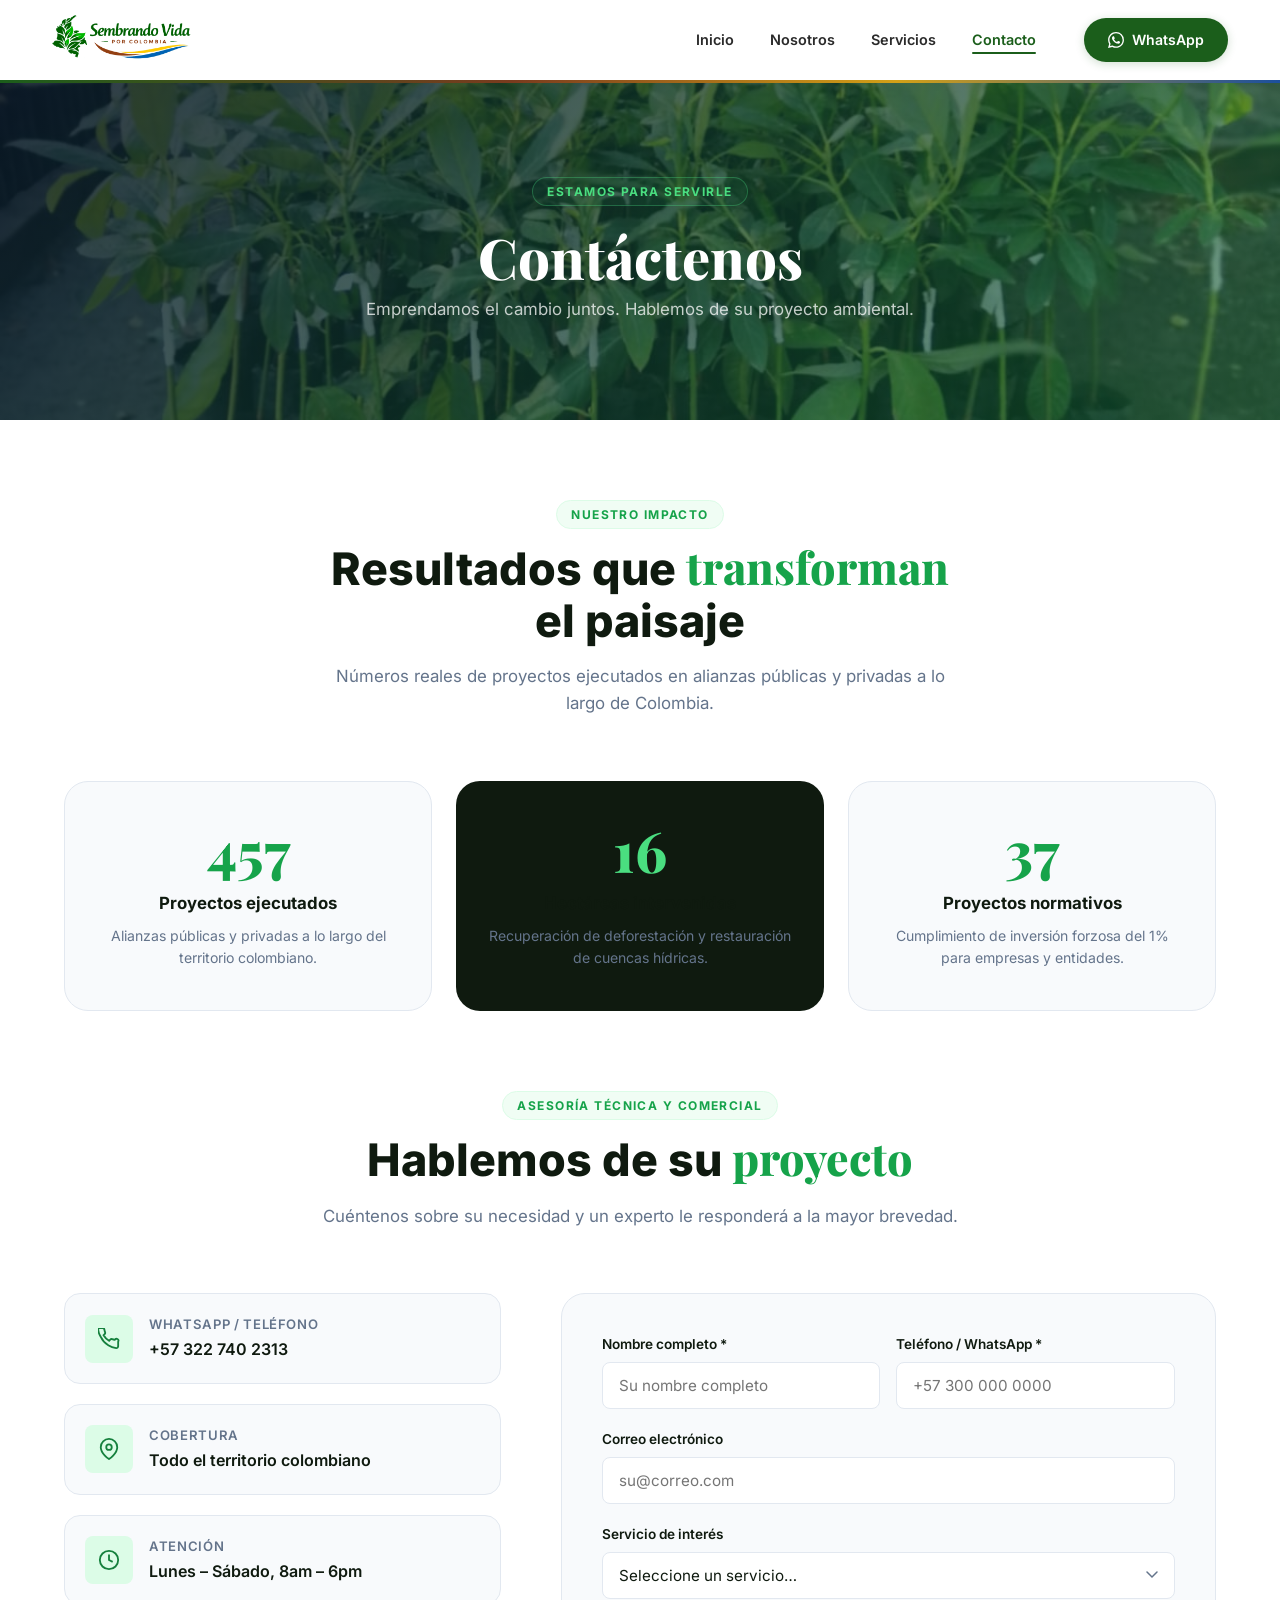
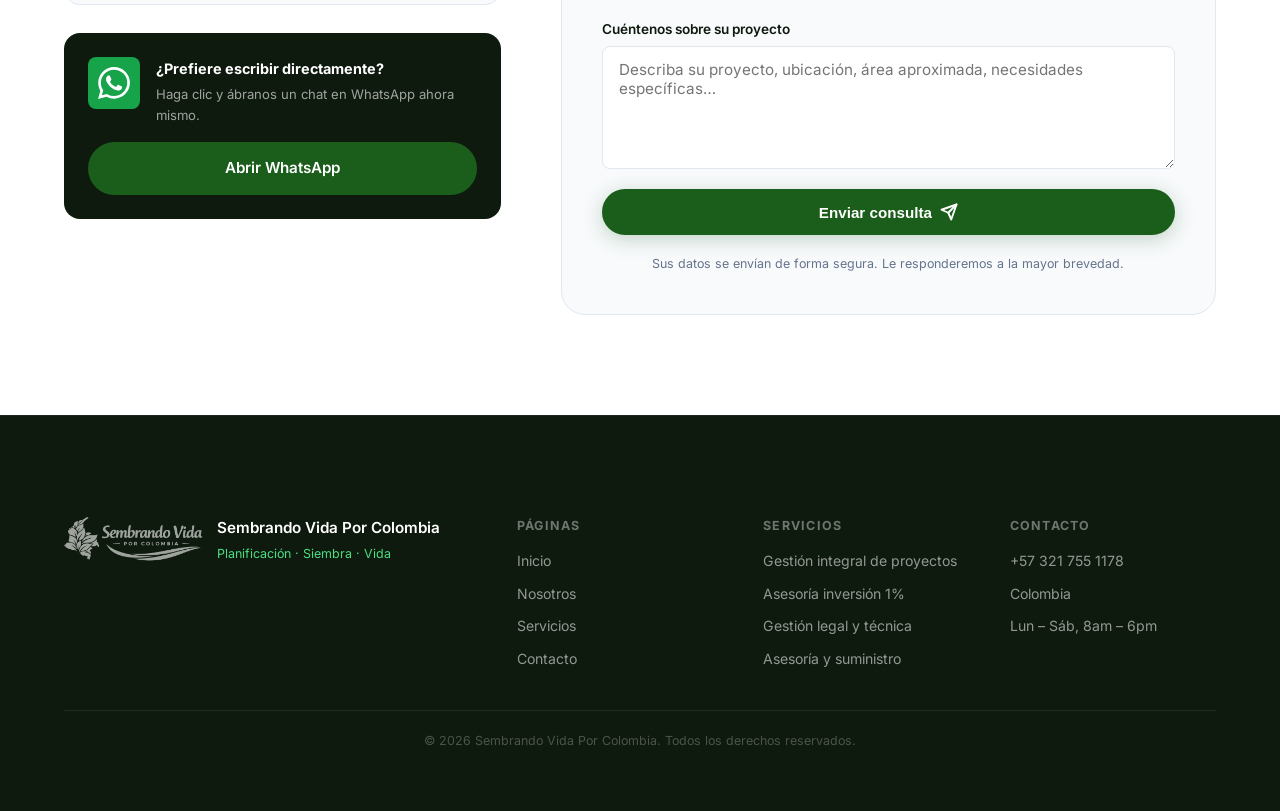
<file: contact.html>
<!DOCTYPE html>
<html lang="es">
<head>
  <meta charset="UTF-8" />
  <meta name="viewport" content="width=device-width, initial-scale=1.0" />
  <title>Contacto – Sembrando Vida Por Colombia</title>
  
  
  <link rel="stylesheet" href="fonts/fonts.css" />
  <link rel="stylesheet" href="style.css" />
</head>
<body>

  <!-- NAV -->
  <nav class="nav" id="nav">
    <div class="nav__inner">
      <a href="index.html" class="nav__logo">
        <img src="logo-sembrando-vida-vector.png"
             alt="Logo" class="nav__logo-img"
             onerror="this.style.display='none'; this.nextElementSibling.style.display='flex'" />
        <span class="nav__logo-fallback">
          <span class="nav__logo-icon">🌱</span>
          <span class="nav__logo-text">Sembrando Vida<small>Por Colombia</small></span>
        </span>
      </a>
      <ul class="nav__links">
        <li><a href="index.html">Inicio</a></li>
        <li><a href="about.html">Nosotros</a></li>
        <li><a href="services.html">Servicios</a></li>
        <li><a href="contact.html" class="active">Contacto</a></li>
      </ul>
      <a href="https://wa.me/573227402313" target="_blank" class="btn btn--nav">
        <svg width="16" height="16" viewBox="0 0 24 24" fill="currentColor"><path d="M17.472 14.382c-.297-.149-1.758-.867-2.03-.967-.273-.099-.471-.148-.67.15-.197.297-.767.966-.94 1.164-.173.199-.347.223-.644.075-.297-.15-1.255-.463-2.39-1.475-.883-.788-1.48-1.761-1.653-2.059-.173-.297-.018-.458.13-.606.134-.133.298-.347.446-.52.149-.174.198-.298.298-.497.099-.198.05-.371-.025-.52-.075-.149-.669-1.612-.916-2.207-.242-.579-.487-.5-.669-.51-.173-.008-.371-.01-.57-.01-.198 0-.52.074-.792.372-.272.297-1.04 1.016-1.04 2.479 0 1.462 1.065 2.875 1.213 3.074.149.198 2.096 3.2 5.077 4.487.709.306 1.262.489 1.694.625.712.227 1.36.195 1.871.118.571-.085 1.758-.719 2.006-1.413.248-.694.248-1.289.173-1.413-.074-.124-.272-.198-.57-.347m-5.421 7.403h-.004a9.87 9.87 0 01-5.031-1.378l-.361-.214-3.741.982.998-3.648-.235-.374a9.86 9.86 0 01-1.51-5.26c.001-5.45 4.436-9.884 9.888-9.884 2.64 0 5.122 1.03 6.988 2.898a9.825 9.825 0 012.893 6.994c-.003 5.45-4.437 9.884-9.885 9.884m8.413-18.297A11.815 11.815 0 0012.05 0C5.495 0 .16 5.335.157 11.892c0 2.096.547 4.142 1.588 5.945L.057 24l6.305-1.654a11.882 11.882 0 005.683 1.448h.005c6.554 0 11.89-5.335 11.893-11.893a11.821 11.821 0 00-3.48-8.413Z"/></svg>
        WhatsApp
      </a>
      <button class="nav__hamburger" id="hamburger" aria-label="Menú">
        <span></span><span></span><span></span>
      </button>
    </div>
    <div class="nav__mobile" id="mobileMenu">
      <a href="index.html">Inicio</a>
      <a href="about.html">Nosotros</a>
      <a href="services.html">Servicios</a>
      <a href="contact.html">Contacto</a>
      <a href="https://wa.me/573227402313" target="_blank" class="btn btn--green">WhatsApp</a>
    </div>
  </nav>

  <!-- PAGE HERO -->
  <section class="page-hero">
    <div class="page-hero__bg">
      <img src="images/foto-4.jpeg" alt="Contáctenos" />
    </div>
    <div class="page-hero__overlay"></div>
    <div class="page-hero__content">
      <span class="label">Estamos para servirle</span>
      <h1>Contáctenos</h1>
      <p>Emprendamos el cambio juntos. Hablemos de su proyecto ambiental.</p>
    </div>
  </section>

  <!-- IMPACTO -->
  <section class="impact">
    <div class="container">
      <div class="section-head">
        <span class="label">Nuestro impacto</span>
        <h2 class="section-title">Resultados que <em>transforman</em> el paisaje</h2>
        <p>Números reales de proyectos ejecutados en alianzas públicas y privadas a lo largo de Colombia.</p>
      </div>
      <div class="impact__grid">
        <div class="impact-card fade-in">
          <span class="impact-card__num">457</span>
          <h3>Proyectos ejecutados</h3>
          <p>Alianzas públicas y privadas a lo largo del territorio colombiano.</p>
        </div>
        <div class="impact-card impact-card--featured fade-in">
          <span class="impact-card__num">16</span>
          <h3>Hectáreas intervenidas</h3>
          <p>Recuperación de deforestación y restauración de cuencas hídricas.</p>
        </div>
        <div class="impact-card fade-in">
          <span class="impact-card__num">37</span>
          <h3>Proyectos normativos</h3>
          <p>Cumplimiento de inversión forzosa del 1% para empresas y entidades.</p>
        </div>
      </div>
    </div>
  </section>

  <!-- CONTACTO PRINCIPAL -->
  <section class="contact contact--page">
    <div class="container">
      <div class="section-head">
        <span class="label">Asesoría técnica y comercial</span>
        <h2 class="section-title">Hablemos de su <em>proyecto</em></h2>
        <p>Cuéntenos sobre su necesidad y un experto le responderá a la mayor brevedad.</p>
      </div>
      <div class="contact__grid">
        <div class="contact__info">
          <div class="contact-item fade-in">
            <div class="contact-item__icon">
              <svg width="22" height="22" viewBox="0 0 24 24" fill="none" stroke="currentColor" stroke-width="2"><path d="M22 16.92v3a2 2 0 01-2.18 2 19.79 19.79 0 01-8.63-3.07A19.5 19.5 0 013.07 9.81a19.79 19.79 0 01-3.07-8.63A2 2 0 012 0h3a2 2 0 012 1.72c.127.96.361 1.903.7 2.81a2 2 0 01-.45 2.11L6.09 7.91a16 16 0 006 6l1.27-1.27a2 2 0 012.11-.45c.907.339 1.85.573 2.81.7A2 2 0 0122 14.92v2z"/></svg>
            </div>
            <div>
              <strong>WhatsApp / Teléfono</strong>
              <a href="https://wa.me/573227402313">+57 322 740 2313</a>
            </div>
          </div>
          <div class="contact-item fade-in">
            <div class="contact-item__icon">
              <svg width="22" height="22" viewBox="0 0 24 24" fill="none" stroke="currentColor" stroke-width="2"><path d="M21 10c0 7-9 13-9 13s-9-6-9-13a9 9 0 0118 0z"/><circle cx="12" cy="10" r="3"/></svg>
            </div>
            <div>
              <strong>Cobertura</strong>
              <span>Todo el territorio colombiano</span>
            </div>
          </div>
          <div class="contact-item fade-in">
            <div class="contact-item__icon">
              <svg width="22" height="22" viewBox="0 0 24 24" fill="none" stroke="currentColor" stroke-width="2"><circle cx="12" cy="12" r="10"/><polyline points="12 6 12 12 16 14"/></svg>
            </div>
            <div>
              <strong>Atención</strong>
              <span>Lunes – Sábado, 8am – 6pm</span>
            </div>
          </div>

          <div class="contact__wa-card fade-in">
            <div class="contact__wa-card-inner">
              <div class="contact__wa-icon">
                <svg width="32" height="32" viewBox="0 0 24 24" fill="currentColor"><path d="M17.472 14.382c-.297-.149-1.758-.867-2.03-.967-.273-.099-.471-.148-.67.15-.197.297-.767.966-.94 1.164-.173.199-.347.223-.644.075-.297-.15-1.255-.463-2.39-1.475-.883-.788-1.48-1.761-1.653-2.059-.173-.297-.018-.458.13-.606.134-.133.298-.347.446-.52.149-.174.198-.298.298-.497.099-.198.05-.371-.025-.52-.075-.149-.669-1.612-.916-2.207-.242-.579-.487-.5-.669-.51-.173-.008-.371-.01-.57-.01-.198 0-.52.074-.792.372-.272.297-1.04 1.016-1.04 2.479 0 1.462 1.065 2.875 1.213 3.074.149.198 2.096 3.2 5.077 4.487.709.306 1.262.489 1.694.625.712.227 1.36.195 1.871.118.571-.085 1.758-.719 2.006-1.413.248-.694.248-1.289.173-1.413-.074-.124-.272-.198-.57-.347m-5.421 7.403h-.004a9.87 9.87 0 01-5.031-1.378l-.361-.214-3.741.982.998-3.648-.235-.374a9.86 9.86 0 01-1.51-5.26c.001-5.45 4.436-9.884 9.888-9.884 2.64 0 5.122 1.03 6.988 2.898a9.825 9.825 0 012.893 6.994c-.003 5.45-4.437 9.884-9.885 9.884m8.413-18.297A11.815 11.815 0 0012.05 0C5.495 0 .16 5.335.157 11.892c0 2.096.547 4.142 1.588 5.945L.057 24l6.305-1.654a11.882 11.882 0 005.683 1.448h.005c6.554 0 11.89-5.335 11.893-11.893a11.821 11.821 0 00-3.48-8.413Z"/></svg>
              </div>
              <div>
                <strong>¿Prefiere escribir directamente?</strong>
                <p>Haga clic y ábranos un chat en WhatsApp ahora mismo.</p>
              </div>
            </div>
            <a href="https://wa.me/573227402313?text=Hola%2C%20me%20gustar%C3%ADa%20recibir%20informaci%C3%B3n%20sobre%20sus%20servicios%20de%20reforestaci%C3%B3n."
               target="_blank" class="btn btn--green" style="display:block; text-align:center;">
              Abrir WhatsApp
            </a>
          </div>
        </div>

        <form class="contact__form fade-in"
              action="https://formspree.io/f/mgoryooe"
              method="POST">
          <div class="form-row">
            <div class="form-group">
              <label for="name">Nombre completo *</label>
              <input type="text" name="name" id="name" placeholder="Su nombre completo" required />
            </div>
            <div class="form-group">
              <label for="phone">Teléfono / WhatsApp *</label>
              <input type="tel" name="phone" id="phone" placeholder="+57 300 000 0000" required />
            </div>
          </div>
          <div class="form-group">
            <label for="email">Correo electrónico</label>
            <input type="email" name="email" id="email" placeholder="su@correo.com" />
          </div>
          <div class="form-group">
            <label for="service">Servicio de interés</label>
            <select name="service" id="service">
              <option value="">Seleccione un servicio…</option>
              <option>Gestión integral de proyectos ambientales</option>
              <option>Asesoría en inversión forzosa del 1%</option>
              <option>Gestión legal y técnica</option>
              <option>Asesoría técnica y suministro</option>
              <option>Otro / Consulta general</option>
            </select>
          </div>
          <div class="form-group">
            <label for="message">Cuéntenos sobre su proyecto</label>
            <textarea name="message" id="message" rows="5" placeholder="Describa su proyecto, ubicación, área aproximada, necesidades específicas…"></textarea>
          </div>
          <button type="submit" class="btn btn--primary btn--full">
            Enviar consulta
            <svg width="18" height="18" viewBox="0 0 24 24" fill="none" stroke="currentColor" stroke-width="2.5" stroke-linecap="round" stroke-linejoin="round"><line x1="22" y1="2" x2="11" y2="13"/><polygon points="22 2 15 22 11 13 2 9 22 2"/></svg>
          </button>
          <p class="form-note">Sus datos se envían de forma segura. Le responderemos a la mayor brevedad.</p>
        </form>
      </div>
    </div>
  </section>

  <!-- FOOTER -->
  <footer class="footer">
    <div class="container">
      <div class="footer__top">
        <div class="footer__brand">
          <img src="logo-sembrando-vida-vector.png"
               alt="Logo" class="footer__logo" onerror="this.style.display='none'" />
          <div>
            <strong>Sembrando Vida Por Colombia</strong>
            <small>Planificación · Siembra · Vida</small>
          </div>
        </div>
        <div class="footer__col">
          <h4>Páginas</h4>
          <a href="index.html">Inicio</a>
          <a href="about.html">Nosotros</a>
          <a href="services.html">Servicios</a>
          <a href="contact.html">Contacto</a>
        </div>
        <div class="footer__col">
          <h4>Servicios</h4>
          <a href="services.html">Gestión integral de proyectos</a>
          <a href="services.html">Asesoría inversión 1%</a>
          <a href="services.html">Gestión legal y técnica</a>
          <a href="services.html">Asesoría y suministro</a>
        </div>
        <div class="footer__col">
          <h4>Contacto</h4>
          <a href="https://wa.me/573227402313" target="_blank">+57 321 755 1178</a>
          <span>Colombia</span>
          <span>Lun – Sáb, 8am – 6pm</span>
        </div>
      </div>
      <div class="footer__bottom">
        <p>© 2026 Sembrando Vida Por Colombia. Todos los derechos reservados.</p>
      </div>
    </div>
  </footer>

  <script src="script.js"></script>
</body>
</html>
</file>
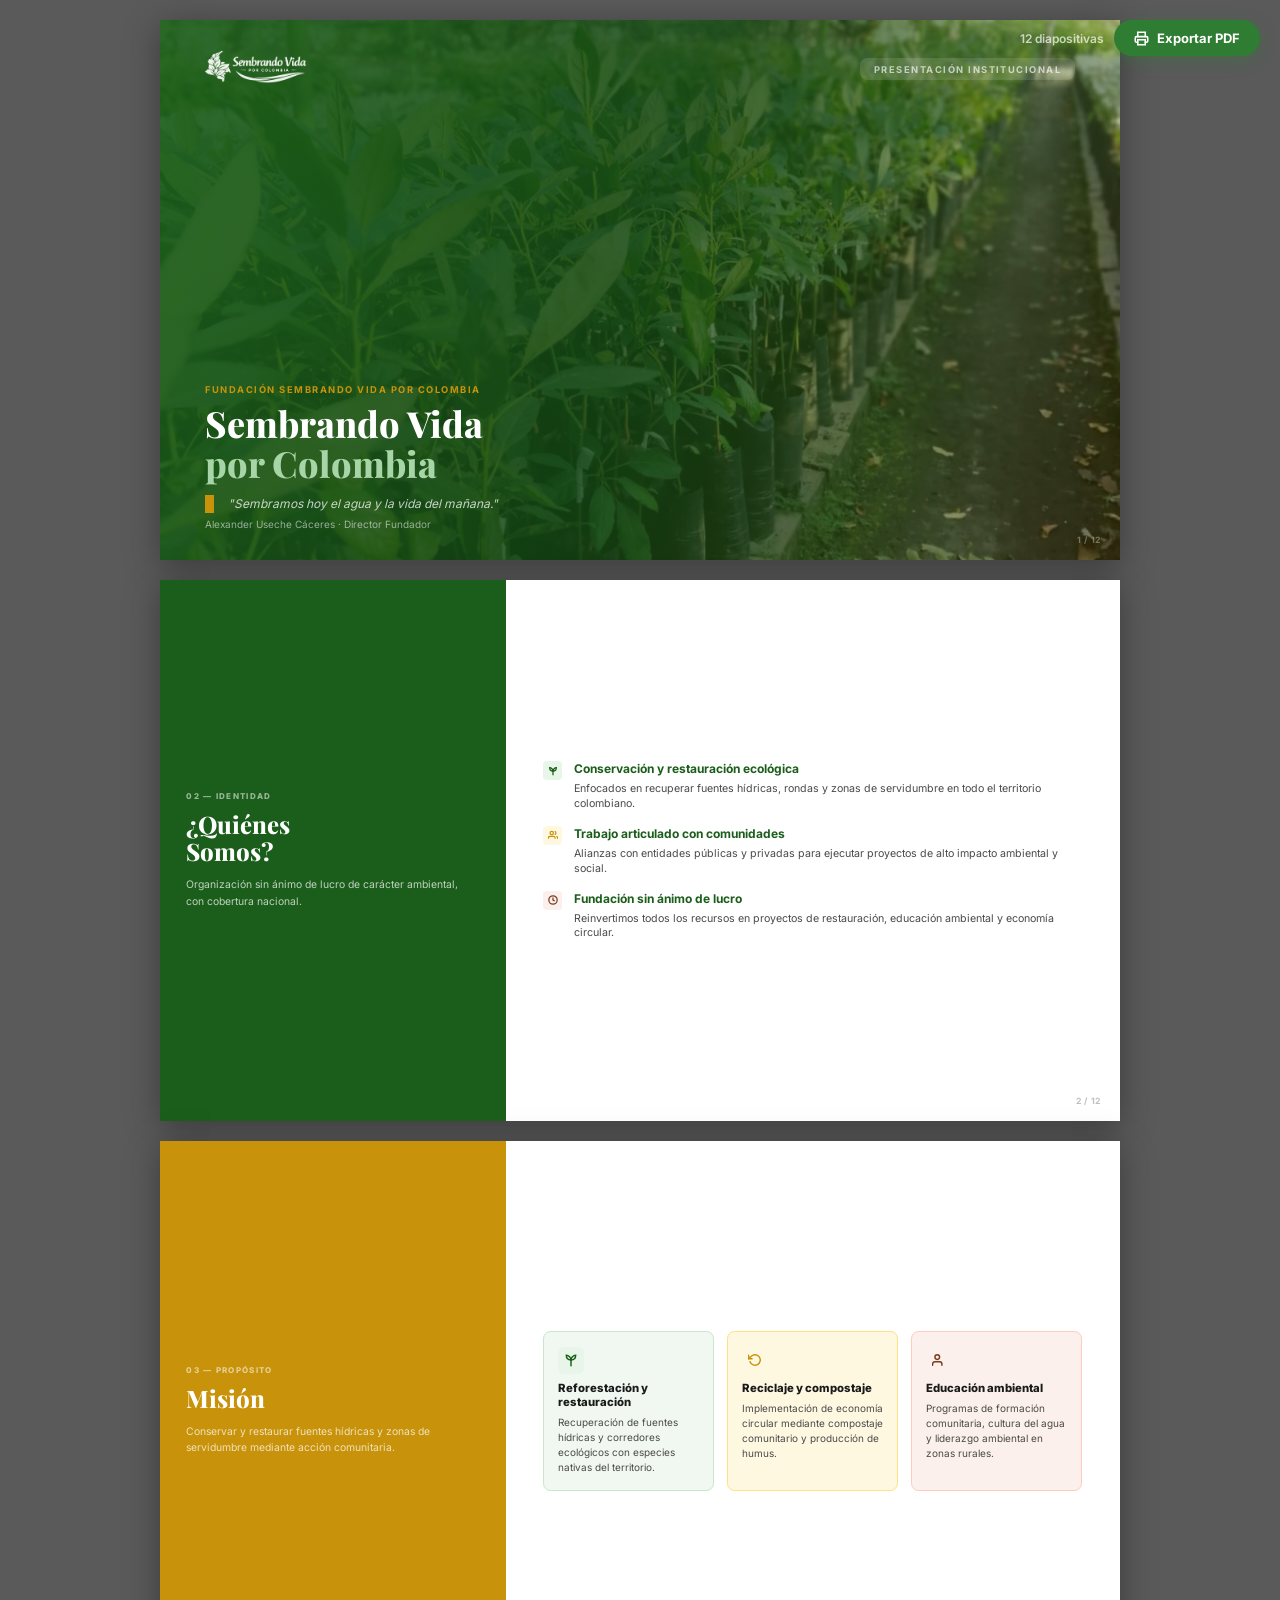
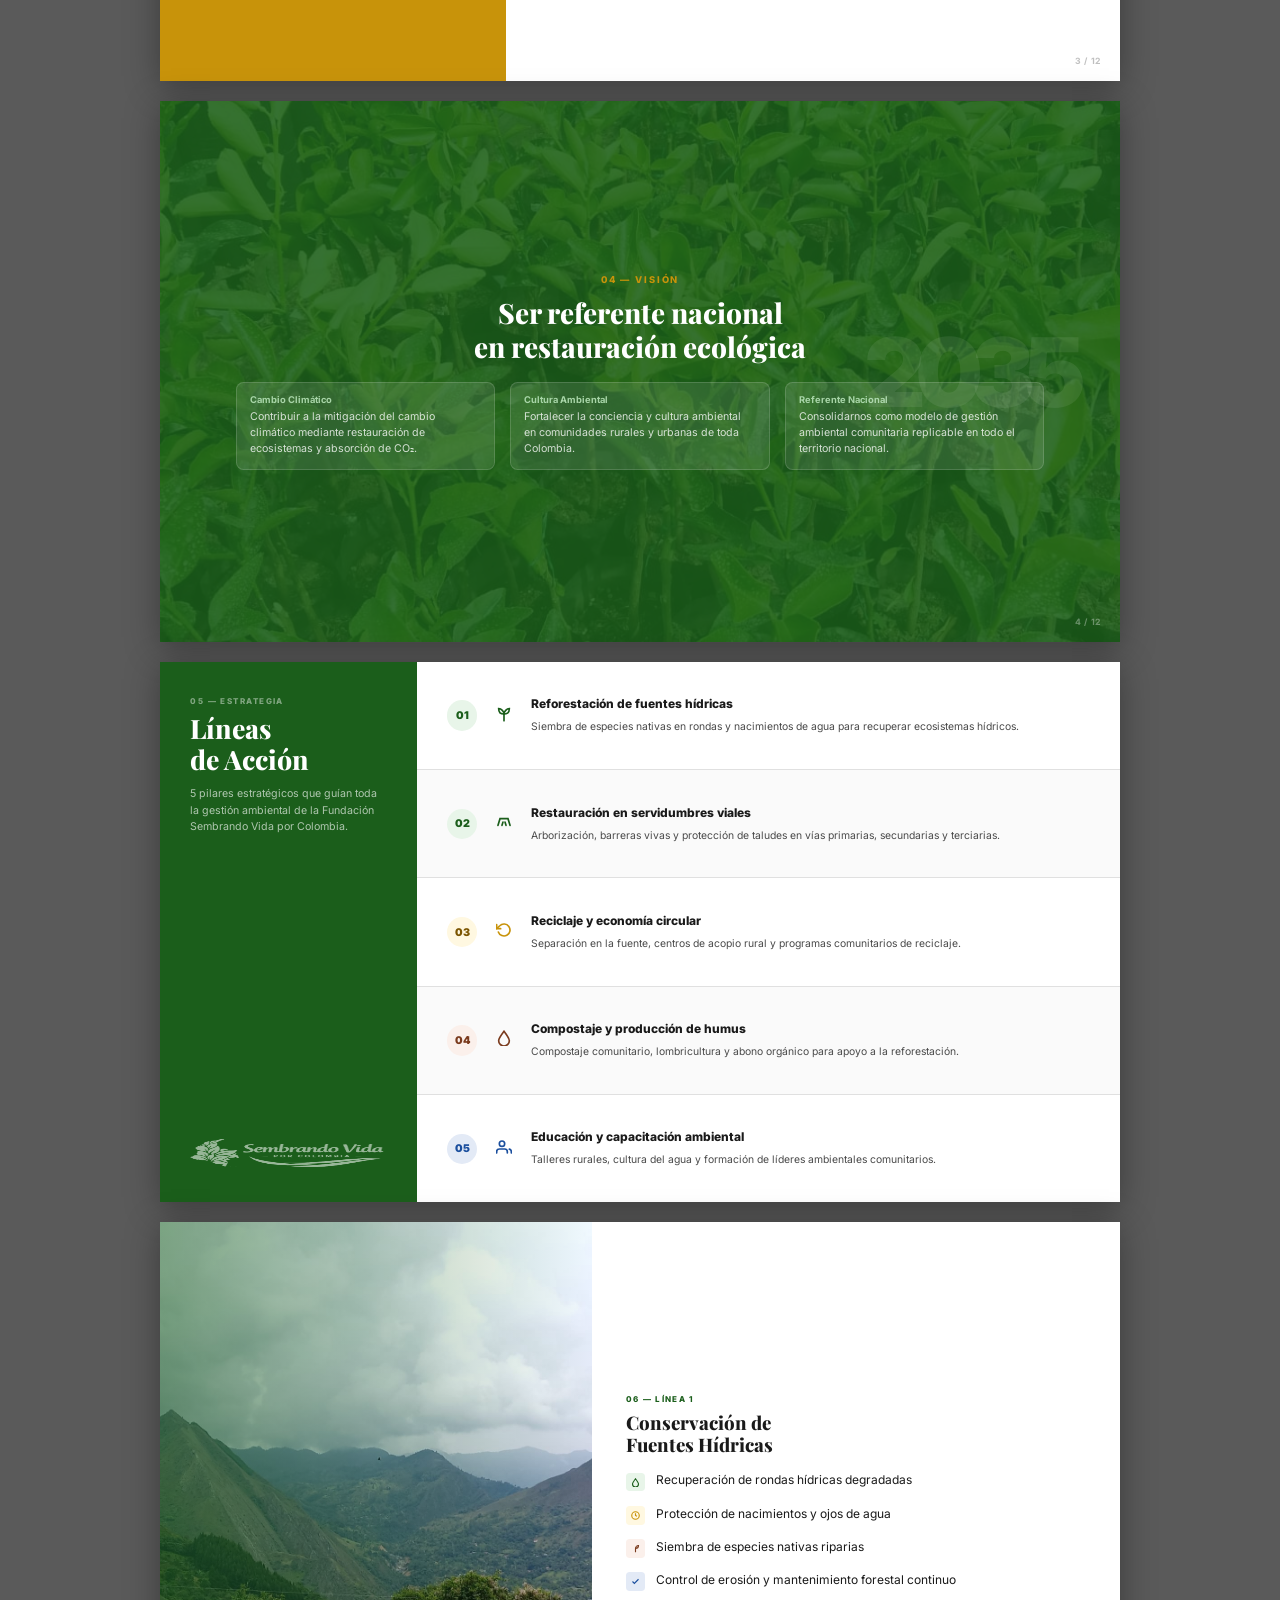
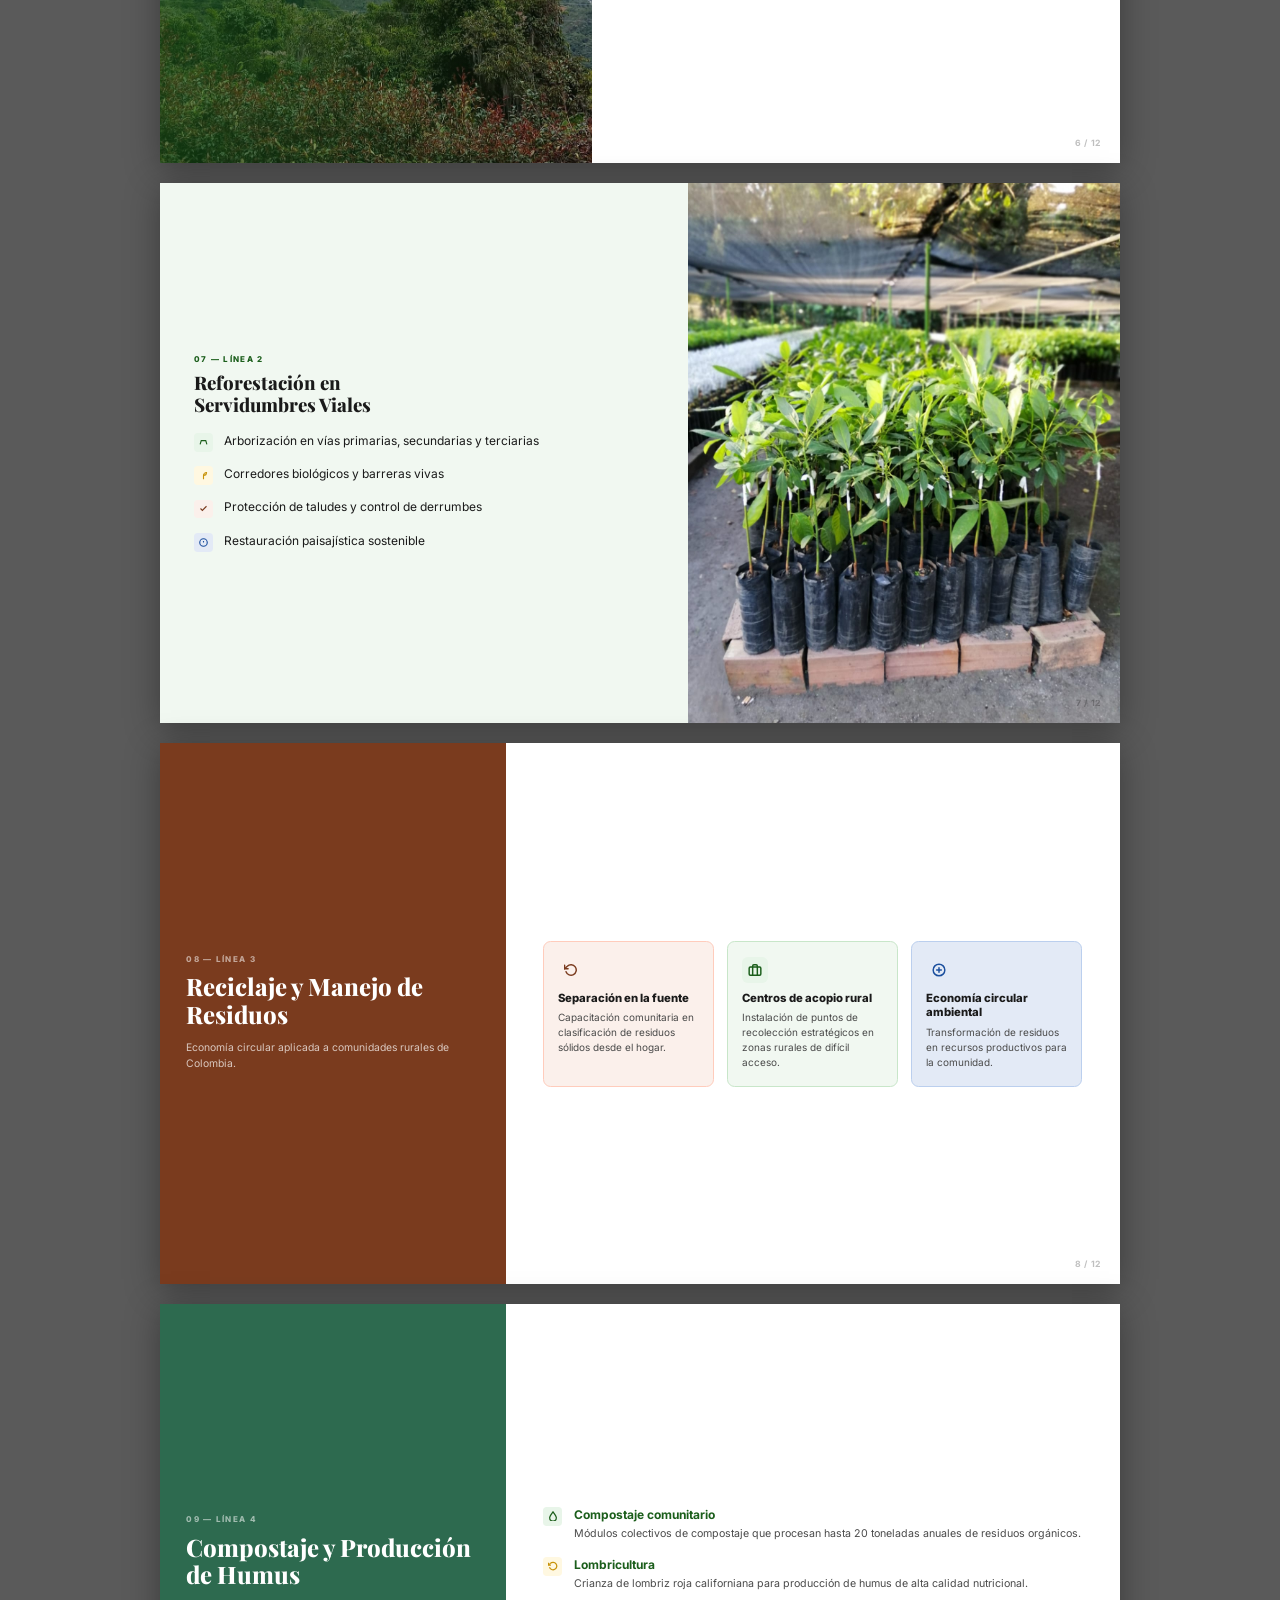
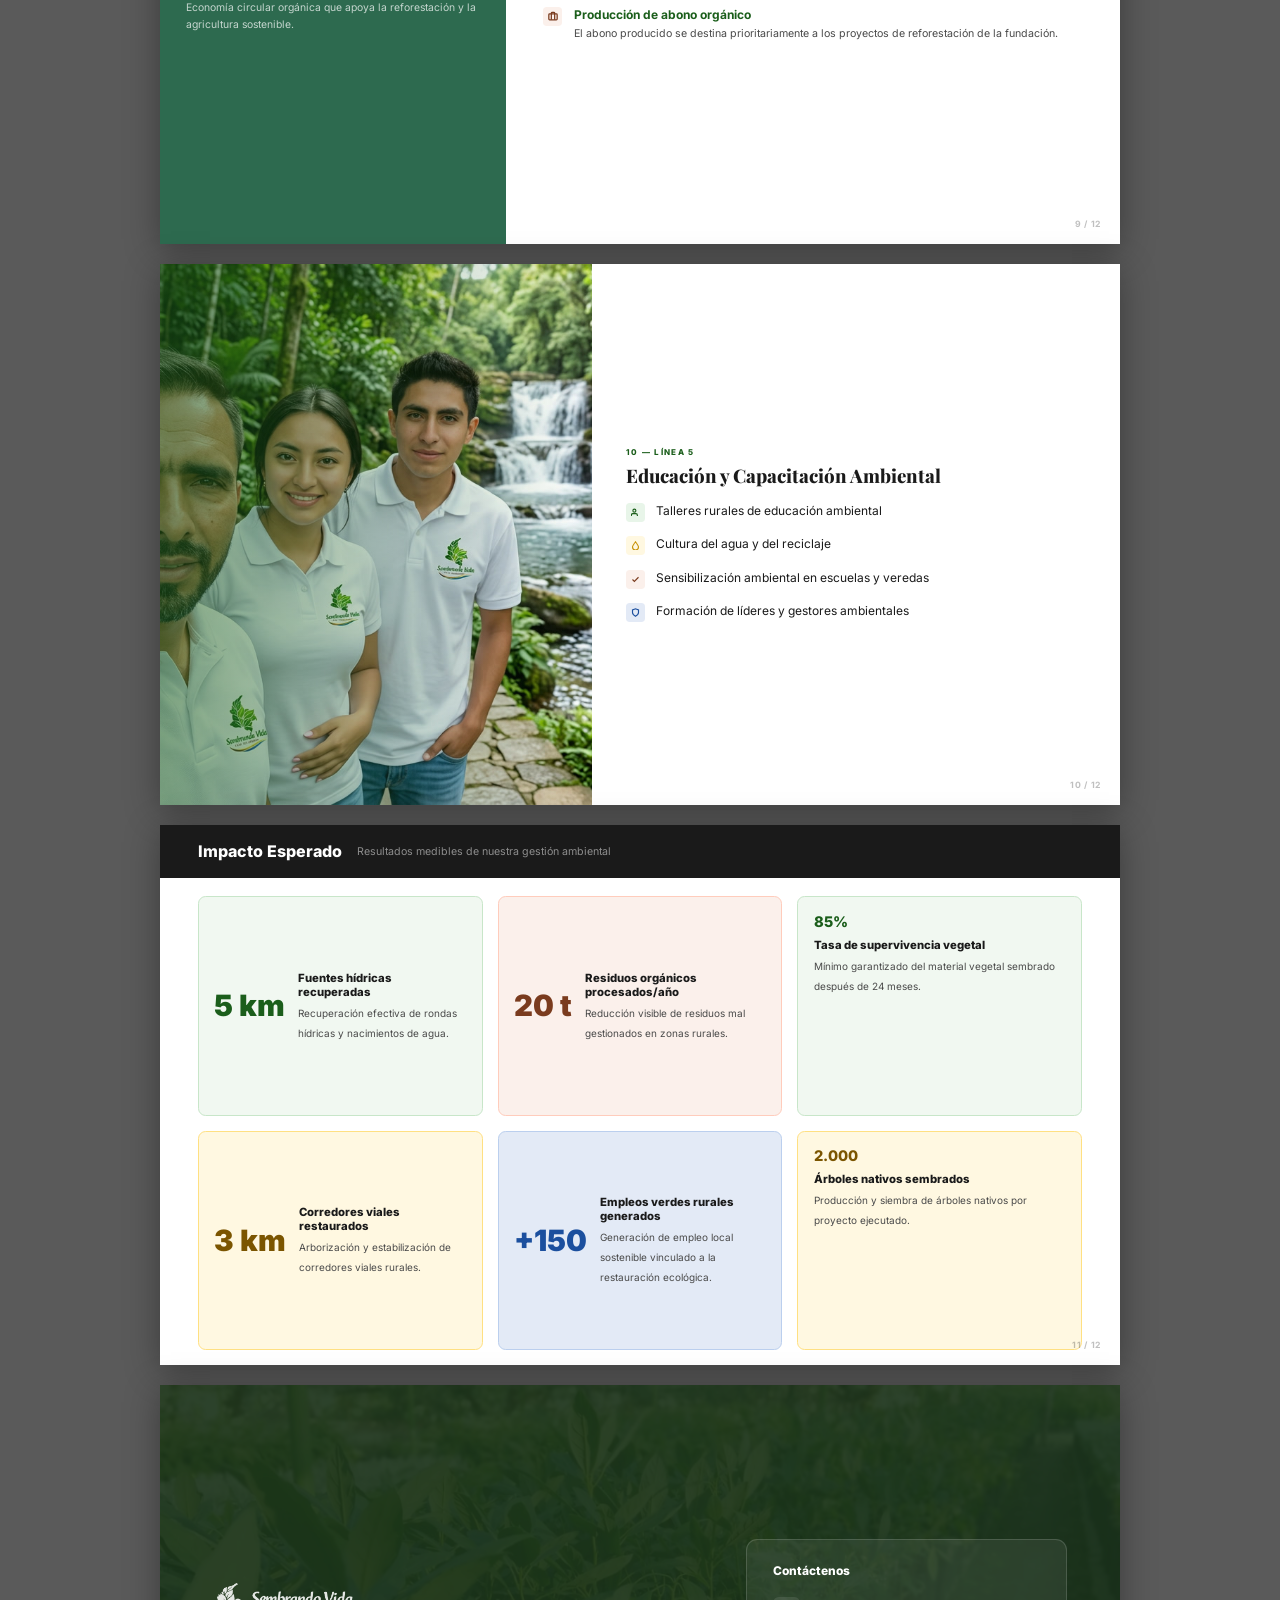
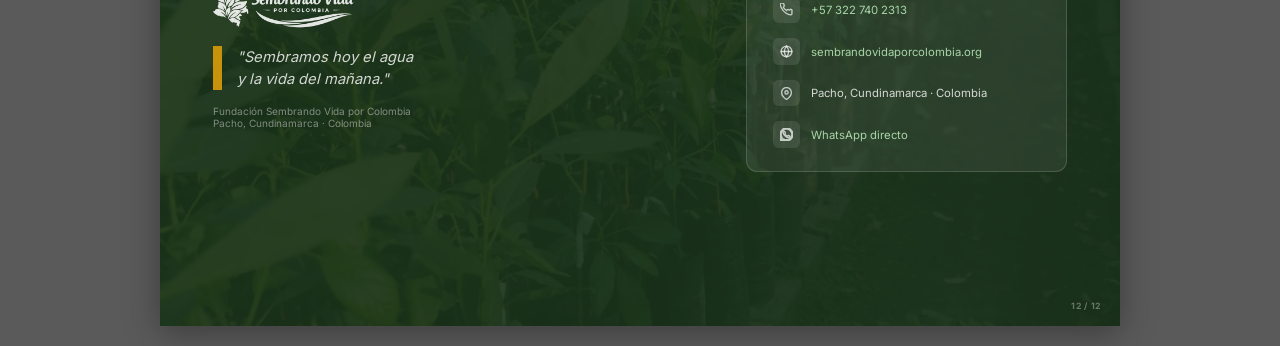
<file: presentacion-institucional.html>
<!DOCTYPE html>
<html lang="es">
<head>
  <meta charset="UTF-8" />
  <meta name="viewport" content="width=device-width, initial-scale=1.0" />
  <title>Presentación Institucional – Fundación Sembrando Vida por Colombia</title>
  <link rel="stylesheet" href="fonts/fonts.css" />
  <style>

  *, *::before, *::after { box-sizing: border-box; margin: 0; padding: 0; }

  :root {
    --green:       #1B5E1B;
    --green-mid:   #2E7D32;
    --green-light: #E8F5E9;
    --green-pale:  #F1F8F1;
    --gold:        #C8930A;
    --gold-light:  #FFF8E1;
    --brown:       #7A3B1E;
    --brown-light: #FBF0EB;
    --blue:        #1B4F9E;
    --blue-light:  #E3EAF6;
    --dark:        #1A1A1A;
    --gray:        #4A4A4A;
    --light:       #F5F5F5;
    --white:       #FFFFFF;
    --border:      #E0E0E0;
  }

  html, body {
    font-family: 'Inter', Arial, sans-serif;
    background: #5A5A5A;
    -webkit-print-color-adjust: exact;
    print-color-adjust: exact;
  }

  @media print {
    html, body { background: white; }
    @page { size: 254mm 143mm landscape; margin: 0; }
    .slide { margin: 0 !important; box-shadow: none !important; page-break-after: always; }
    .slide:last-child { page-break-after: avoid; }
    .toolbar { display: none !important; }
  }

  /* ── TOOLBAR ── */
  .toolbar {
    position: fixed; top: 20px; right: 20px; z-index: 999;
    display: flex; align-items: center; gap: 10px;
  }
  .export-btn {
    display: flex; align-items: center; gap: 8px;
    padding: 10px 20px; background: var(--green-mid); color: #fff;
    font-family: 'Inter', sans-serif; font-size: 13px; font-weight: 700;
    border: none; border-radius: 50px; cursor: pointer;
    box-shadow: 0 4px 16px rgba(46,125,50,.4); transition: background .2s;
  }
  .export-btn:hover { background: var(--green); }
  .slide-count {
    font-family: 'Inter', sans-serif; font-size: 12px; font-weight: 600;
    color: rgba(255,255,255,.7);
  }

  /* ── SLIDE SHELL ── */
  .slide {
    width: 254mm; height: 143mm;
    background: var(--white);
    margin: 20px auto; position: relative; overflow: hidden;
    box-shadow: 0 6px 32px rgba(0,0,0,.35);
    -webkit-print-color-adjust: exact; print-color-adjust: exact;
  }

  /* ── SLIDE NUMBER BADGE ── */
  .slide-num {
    position: absolute; bottom: 4mm; right: 5mm;
    font-size: 6.5pt; font-weight: 700; letter-spacing: .08em;
    color: rgba(0,0,0,.25); z-index: 10;
  }
  .slide-num.light { color: rgba(255,255,255,.35); }

  /* ════════════════════════════════════════
     SLIDE 1 — COVER
  ════════════════════════════════════════ */
  .s1-photo {
    position: absolute; inset: 0;
    width: 100%; height: 100%; object-fit: cover; display: block;
  }
  .s1-overlay {
    position: absolute; inset: 0;
    background: linear-gradient(110deg,
      rgba(27,94,27,.93) 0%,
      rgba(20,70,20,.85) 50%,
      rgba(200,147,10,.18) 100%);
    -webkit-print-color-adjust: exact; print-color-adjust: exact;
  }
  .s1-inner {
    position: absolute; inset: 0;
    display: flex; flex-direction: column;
    justify-content: space-between; padding: 8mm 12mm 8mm;
  }
  .s1-top {
    display: flex; align-items: center; justify-content: space-between;
  }
  .s1-logo { height: 10mm; width: auto; filter: brightness(0) invert(1); opacity: .92; }
  .s1-tag {
    font-size: 7pt; font-weight: 700; letter-spacing: .16em;
    text-transform: uppercase; color: rgba(255,255,255,.65);
    background: rgba(255,255,255,.12); padding: 1.5mm 3.5mm; border-radius: 2mm;
  }
  .s1-body { display: flex; flex-direction: column; }
  .s1-eyebrow {
    font-size: 7pt; font-weight: 700; letter-spacing: .16em;
    text-transform: uppercase; color: var(--gold); margin-bottom: 2.5mm;
  }
  .s1-title {
    font-family: 'Playfair Display', Georgia, serif;
    font-size: 27pt; font-weight: 800; line-height: 1.1;
    color: var(--white); margin-bottom: 3mm;
  }
  .s1-title em { color: #A8D5A8; font-style: normal; }
  .s1-quote {
    font-size: 9pt; font-style: italic;
    color: rgba(255,255,255,.75); line-height: 1.5;
    border-left: 2.5mm solid var(--gold); padding-left: 3.5mm;
    max-width: 110mm;
  }
  .s1-director {
    font-size: 7.5pt; color: rgba(255,255,255,.55); margin-top: 1.5mm;
  }

  /* ════════════════════════════════════════
     SHARED — PANEL LAYOUT (left colored + right white)
  ════════════════════════════════════════ */
  .panel-layout {
    display: flex; height: 100%;
  }
  .panel-l {
    width: 36%; background: var(--green);
    display: flex; flex-direction: column; justify-content: center;
    padding: 8mm 7mm;
    -webkit-print-color-adjust: exact; print-color-adjust: exact;
  }
  .panel-l.gold-bg { background: var(--gold); }
  .panel-l.brown-bg { background: var(--brown); }
  .panel-l.blue-bg { background: var(--blue); }
  .panel-l.dark-bg { background: var(--dark); }
  .panel-sec {
    font-size: 6pt; font-weight: 800; letter-spacing: .16em;
    text-transform: uppercase; color: rgba(255,255,255,.55); margin-bottom: 2.5mm;
  }
  .panel-title {
    font-family: 'Playfair Display', Georgia, serif;
    font-size: 18pt; font-weight: 800; line-height: 1.15; color: var(--white);
    margin-bottom: 3mm;
  }
  .panel-desc { font-size: 7.8pt; color: rgba(255,255,255,.72); line-height: 1.6; }
  .panel-r {
    flex: 1; display: flex; flex-direction: column;
    justify-content: center; padding: 8mm 10mm;
    background: var(--white);
  }

  /* Bullet list */
  .bl { display: flex; flex-direction: column; gap: 3.5mm; }
  .bl-row {
    display: flex; align-items: flex-start; gap: 3mm;
  }
  .bl-dot {
    width: 5mm; height: 5mm; border-radius: 1mm; flex-shrink: 0;
    display: flex; align-items: center; justify-content: center;
    margin-top: .3mm;
    -webkit-print-color-adjust: exact; print-color-adjust: exact;
  }
  .bd-green { background: var(--green-light); }
  .bd-gold  { background: var(--gold-light); }
  .bd-brown { background: var(--brown-light); }
  .bd-blue  { background: var(--blue-light); }
  .bl-text  { font-size: 9pt; color: var(--dark); line-height: 1.5; }
  .bl-text strong { color: var(--green); font-weight: 700; }
  .bl-sub { font-size: 8pt; color: var(--gray); line-height: 1.4; margin-top: 1mm; }

  /* Cards row */
  .cards { display: flex; gap: 3.5mm; }
  .card {
    flex: 1; border-radius: 2mm; padding: 4mm 3.5mm;
    border: 0.3mm solid var(--border);
    display: flex; flex-direction: column;
  }
  .card.green-bg { background: var(--green-pale); border-color: #C8E6C9; }
  .card.gold-bg  { background: var(--gold-light);  border-color: #FFE082; }
  .card.brown-bg { background: var(--brown-light); border-color: #FFCCBC; }
  .card.blue-bg  { background: var(--blue-light);  border-color: #BBCFEE; }
  .card-icon {
    width: 7mm; height: 7mm; border-radius: 1.5mm;
    display: flex; align-items: center; justify-content: center; margin-bottom: 2mm;
    flex-shrink: 0;
    -webkit-print-color-adjust: exact; print-color-adjust: exact;
  }
  .ci-green { background: var(--green-light); }
  .ci-gold  { background: var(--gold-light); }
  .ci-brown { background: var(--brown-light); }
  .ci-blue  { background: var(--blue-light); }
  .card h3  { font-size: 8.5pt; font-weight: 800; color: var(--dark); margin-bottom: 1.5mm; line-height: 1.25; }
  .card p   { font-size: 7.5pt; color: var(--gray); line-height: 1.5; }

  /* ════════════════════════════════════════
     SLIDE 4 — VISIÓN (dark photo)
  ════════════════════════════════════════ */
  .vision-photo {
    position: absolute; inset: 0;
    width: 100%; height: 100%; object-fit: cover; display: block;
  }
  .vision-overlay {
    position: absolute; inset: 0;
    background: rgba(27,94,27,.88);
    -webkit-print-color-adjust: exact; print-color-adjust: exact;
  }
  .vision-inner {
    position: absolute; inset: 0;
    display: flex; flex-direction: column; align-items: center; justify-content: center;
    padding: 8mm 20mm;
  }
  .vision-year {
    font-size: 72pt; font-weight: 900; color: rgba(255,255,255,.08);
    position: absolute; right: 12mm; top: 50%; transform: translateY(-50%);
    line-height: 1; letter-spacing: -3mm;
    -webkit-print-color-adjust: exact; print-color-adjust: exact;
  }
  .vision-label {
    font-size: 7pt; font-weight: 800; letter-spacing: .2em;
    text-transform: uppercase; color: var(--gold); margin-bottom: 3mm;
  }
  .vision-title {
    font-family: 'Playfair Display', Georgia, serif;
    font-size: 21pt; font-weight: 800; color: var(--white);
    text-align: center; line-height: 1.2; margin-bottom: 5mm;
  }
  .vision-cards {
    display: flex; gap: 4mm; width: 100%;
  }
  .vc {
    flex: 1; background: rgba(255,255,255,.1); border-radius: 2mm;
    padding: 3mm 3.5mm; border: 0.3mm solid rgba(255,255,255,.15);
    -webkit-print-color-adjust: exact; print-color-adjust: exact;
  }
  .vc p { font-size: 8pt; color: rgba(255,255,255,.80); line-height: 1.5; }
  .vc strong { color: #A8D5A8; font-size: 7pt; display: block; margin-bottom: 1mm; }

  /* ════════════════════════════════════════
     SLIDE 5 — LÍNEAS DE ACCIÓN (rows layout)
  ════════════════════════════════════════ */
  .lineas-wrap { display: flex; height: 100%; }

  .lineas-side {
    width: 68mm; background: var(--green);
    display: flex; flex-direction: column; justify-content: space-between;
    padding: 9mm 8mm 8mm;
    -webkit-print-color-adjust: exact; print-color-adjust: exact;
  }
  .lineas-slide-label {
    font-size: 6pt; font-weight: 800; letter-spacing: .18em;
    text-transform: uppercase; color: rgba(255,255,255,.45); margin-bottom: 2mm;
  }
  .lineas-side-title {
    font-family: 'Playfair Display', Georgia, serif;
    font-size: 20pt; font-weight: 800; line-height: 1.15; color: var(--white);
    margin-bottom: 3mm;
  }
  .lineas-side-sub { font-size: 8pt; color: rgba(255,255,255,.65); line-height: 1.55; }
  .lineas-side-logo {
    height: 9mm; width: auto; filter: brightness(0) invert(1); opacity: .55;
  }

  .lineas-rows {
    flex: 1; display: flex; flex-direction: column;
  }
  .lrow {
    flex: 1; display: flex; align-items: center;
    padding: 0 8mm; gap: 5mm;
    border-bottom: 0.3mm solid var(--border);
    -webkit-print-color-adjust: exact; print-color-adjust: exact;
  }
  .lrow:last-child { border-bottom: none; }
  .lrow:nth-child(even) { background: #FAFAFA; }
  .lrow-num {
    width: 8mm; height: 8mm; border-radius: 50%; flex-shrink: 0;
    display: flex; align-items: center; justify-content: center;
    font-size: 8pt; font-weight: 900;
    -webkit-print-color-adjust: exact; print-color-adjust: exact;
  }
  .ln1 { background: var(--green-light); color: var(--green); }
  .ln2 { background: var(--green-light); color: var(--green); }
  .ln3 { background: var(--gold-light);  color: #7B5500; }
  .ln4 { background: var(--brown-light); color: var(--brown); }
  .ln5 { background: var(--blue-light);  color: var(--blue); }
  .lrow-icon { flex-shrink: 0; }
  .lrow-text strong {
    font-size: 9pt; font-weight: 800; color: var(--dark);
    display: block; margin-bottom: .8mm;
  }
  .lrow-text span { font-size: 7.8pt; color: var(--gray); line-height: 1.4; }

  /* ════════════════════════════════════════
     SHARED — SPLIT PHOTO layout
  ════════════════════════════════════════ */
  .split {
    display: flex; height: 100%;
  }
  .split-photo {
    width: 45%; position: relative; overflow: hidden;
  }
  .split-photo img {
    width: 100%; height: 100%; object-fit: cover; display: block;
  }
  .split-photo-overlay {
    position: absolute; inset: 0;
    background: linear-gradient(to right, rgba(27,94,27,.55) 0%, transparent 100%);
    -webkit-print-color-adjust: exact; print-color-adjust: exact;
  }
  .split-content {
    flex: 1; display: flex; flex-direction: column;
    justify-content: center; padding: 8mm 9mm;
  }
  .split-sec {
    font-size: 6pt; font-weight: 800; letter-spacing: .16em;
    text-transform: uppercase; color: var(--green); margin-bottom: 2mm;
  }
  .split-title {
    font-family: 'Playfair Display', Georgia, serif;
    font-size: 14pt; font-weight: 800; color: var(--dark);
    line-height: 1.2; margin-bottom: 4mm;
  }

  /* ════════════════════════════════════════
     SLIDE 11 — IMPACTO (stats)
  ════════════════════════════════════════ */
  .impact-header {
    background: var(--dark); height: 14mm;
    display: flex; align-items: center; padding: 0 10mm; gap: 4mm;
    -webkit-print-color-adjust: exact; print-color-adjust: exact;
  }
  .impact-header strong { font-size: 12pt; font-weight: 800; color: var(--white); }
  .impact-header span { font-size: 8pt; color: rgba(255,255,255,.5); }
  .impact-body {
    height: calc(143mm - 14mm);
    display: flex; padding: 5mm 10mm 4mm; gap: 4mm;
  }
  .impact-col { flex: 1; display: flex; flex-direction: column; gap: 4mm; }
  .istat {
    flex: 1; border-radius: 2mm; padding: 4mm;
    display: flex; align-items: center; gap: 3.5mm;
    border: 0.3mm solid var(--border);
    -webkit-print-color-adjust: exact; print-color-adjust: exact;
  }
  .istat.green { background: var(--green-pale); border-color: #C8E6C9; }
  .istat.gold  { background: var(--gold-light); border-color: #FFE082; }
  .istat.brown { background: var(--brown-light); border-color: #FFCCBC; }
  .istat.blue  { background: var(--blue-light); border-color: #BBCFEE; }
  .istat-num { font-size: 22pt; font-weight: 900; line-height: 1; flex-shrink: 0; }
  .istat.green .istat-num { color: var(--green); }
  .istat.gold  .istat-num { color: #7B5500; }
  .istat.brown .istat-num { color: var(--brown); }
  .istat.blue  .istat-num { color: var(--blue); }
  .istat-info strong { font-size: 8.5pt; font-weight: 800; color: var(--dark); display: block; margin-bottom: .5mm; }
  .istat-info span   { font-size: 7.5pt; color: var(--gray); line-height: 1.4; }

  /* ════════════════════════════════════════
     SLIDE 12 — CONTACTO (closing)
  ════════════════════════════════════════ */
  .closing-photo {
    position: absolute; inset: 0;
    width: 100%; height: 100%; object-fit: cover; display: block;
  }
  .closing-overlay {
    position: absolute; inset: 0;
    background: rgba(27,50,27,.92);
    -webkit-print-color-adjust: exact; print-color-adjust: exact;
  }
  .closing-inner {
    position: absolute; inset: 0;
    display: flex; align-items: center; padding: 0 14mm;
    gap: 12mm;
  }
  .closing-left { flex: 1; }
  .closing-logo { height: 14mm; width: auto; filter: brightness(0) invert(1); opacity: .88; margin-bottom: 3mm; display: block; }
  .closing-tagline {
    font-size: 11pt; font-style: italic; color: rgba(255,255,255,.80);
    line-height: 1.5; border-left: 2.5mm solid var(--gold); padding-left: 4mm;
    margin-bottom: 4mm;
  }
  .closing-footer { font-size: 7.5pt; color: rgba(255,255,255,.45); }
  .closing-right {
    width: 85mm; background: rgba(255,255,255,.07); border-radius: 3mm;
    border: 0.3mm solid rgba(255,255,255,.15); padding: 6mm 7mm;
    display: flex; flex-direction: column; gap: 4mm;
    -webkit-print-color-adjust: exact; print-color-adjust: exact;
  }
  .closing-title { font-size: 9pt; font-weight: 800; color: var(--white); margin-bottom: 1mm; }
  .contact-row {
    display: flex; align-items: center; gap: 3mm;
  }
  .contact-icon {
    width: 7mm; height: 7mm; border-radius: 1.5mm; flex-shrink: 0;
    background: rgba(255,255,255,.1); display: flex; align-items: center; justify-content: center;
    -webkit-print-color-adjust: exact; print-color-adjust: exact;
  }
  .contact-row span { font-size: 8.5pt; color: rgba(255,255,255,.80); }
  .contact-row a { font-size: 8.5pt; color: #A8D5A8; text-decoration: none; }

  </style>
</head>
<body>

<div class="toolbar">
  <span class="slide-count">12 diapositivas</span>
  <button class="export-btn" onclick="window.print()">
    <svg width="15" height="15" viewBox="0 0 24 24" fill="none" stroke="currentColor" stroke-width="2.5" stroke-linecap="round"><polyline points="6 9 6 2 18 2 18 9"/><path d="M6 18H4a2 2 0 01-2-2v-5a2 2 0 012-2h16a2 2 0 012 2v5a2 2 0 01-2 2h-2"/><rect x="6" y="14" width="12" height="8"/></svg>
    Exportar PDF
  </button>
</div>

<!-- ══ SLIDE 1 — PORTADA ══ -->
<div class="slide">
  <img class="s1-photo" src="images/foto-1.jpeg" alt="Restauración ecológica" />
  <div class="s1-overlay"></div>
  <div class="s1-inner">
    <div class="s1-top">
      <img class="s1-logo" src="logo-sembrando-vida-vector.png" alt="Logo" />
      <span class="s1-tag">Presentación Institucional</span>
    </div>
    <div class="s1-body">
      <div class="s1-eyebrow">Fundación Sembrando Vida por Colombia</div>
      <h1 class="s1-title">Sembrando Vida<br><em>por Colombia</em></h1>
      <p class="s1-quote">"Sembramos hoy el agua y la vida del mañana."</p>
      <p class="s1-director">Alexander Useche Cáceres · Director Fundador</p>
    </div>
  </div>
  <span class="slide-num light">1 / 12</span>
</div>

<!-- ══ SLIDE 2 — ¿QUIÉNES SOMOS? ══ -->
<div class="slide">
  <div class="panel-layout">
    <div class="panel-l">
      <div class="panel-sec">02 — Identidad</div>
      <h2 class="panel-title">¿Quiénes<br>Somos?</h2>
      <p class="panel-desc">Organización sin ánimo de lucro de carácter ambiental, con cobertura nacional.</p>
    </div>
    <div class="panel-r">
      <div class="bl">
        <div class="bl-row">
          <div class="bl-dot bd-green">
            <svg width="10" height="10" viewBox="0 0 24 24" fill="none" stroke="#1B5E1B" stroke-width="3"><path d="M12 22V12"/><path d="M12 12C12 8 16 4 20 4c0 4-2 8-8 8z"/><path d="M12 12C12 8 8 4 4 4c0 4 2 8 8 8z"/></svg>
          </div>
          <div>
            <div class="bl-text"><strong>Conservación y restauración ecológica</strong></div>
            <div class="bl-sub">Enfocados en recuperar fuentes hídricas, rondas y zonas de servidumbre en todo el territorio colombiano.</div>
          </div>
        </div>
        <div class="bl-row">
          <div class="bl-dot bd-gold">
            <svg width="10" height="10" viewBox="0 0 24 24" fill="none" stroke="#C8930A" stroke-width="3"><path d="M17 21v-2a4 4 0 00-4-4H5a4 4 0 00-4 4v2"/><circle cx="9" cy="7" r="4"/><path d="M23 21v-2a4 4 0 00-3-3.87"/><path d="M16 3.13a4 4 0 010 7.75"/></svg>
          </div>
          <div>
            <div class="bl-text"><strong>Trabajo articulado con comunidades</strong></div>
            <div class="bl-sub">Alianzas con entidades públicas y privadas para ejecutar proyectos de alto impacto ambiental y social.</div>
          </div>
        </div>
        <div class="bl-row">
          <div class="bl-dot bd-brown">
            <svg width="10" height="10" viewBox="0 0 24 24" fill="none" stroke="#7A3B1E" stroke-width="3"><circle cx="12" cy="12" r="10"/><polyline points="12 6 12 12 16 14"/></svg>
          </div>
          <div>
            <div class="bl-text"><strong>Fundación sin ánimo de lucro</strong></div>
            <div class="bl-sub">Reinvertimos todos los recursos en proyectos de restauración, educación ambiental y economía circular.</div>
          </div>
        </div>
      </div>
    </div>
  </div>
  <span class="slide-num">2 / 12</span>
</div>

<!-- ══ SLIDE 3 — MISIÓN ══ -->
<div class="slide">
  <div class="panel-layout">
    <div class="panel-l gold-bg">
      <div class="panel-sec">03 — Propósito</div>
      <h2 class="panel-title">Misión</h2>
      <p class="panel-desc">Conservar y restaurar fuentes hídricas y zonas de servidumbre mediante acción comunitaria.</p>
    </div>
    <div class="panel-r">
      <div class="cards">
        <div class="card green-bg">
          <div class="card-icon ci-green">
            <svg width="14" height="14" viewBox="0 0 24 24" fill="none" stroke="#1B5E1B" stroke-width="2.5" stroke-linecap="round"><path d="M12 22V12"/><path d="M12 12C12 8 16 4 20 4c0 4-2 8-8 8z"/><path d="M12 12C12 8 8 4 4 4c0 4 2 8 8 8z"/></svg>
          </div>
          <h3>Reforestación y restauración</h3>
          <p>Recuperación de fuentes hídricas y corredores ecológicos con especies nativas del territorio.</p>
        </div>
        <div class="card gold-bg">
          <div class="card-icon ci-gold">
            <svg width="14" height="14" viewBox="0 0 24 24" fill="none" stroke="#C8930A" stroke-width="2.5" stroke-linecap="round"><polyline points="1 4 1 10 7 10"/><path d="M3.51 15a9 9 0 102.13-9.36L1 10"/></svg>
          </div>
          <h3>Reciclaje y compostaje</h3>
          <p>Implementación de economía circular mediante compostaje comunitario y producción de humus.</p>
        </div>
        <div class="card brown-bg">
          <div class="card-icon ci-brown">
            <svg width="14" height="14" viewBox="0 0 24 24" fill="none" stroke="#7A3B1E" stroke-width="2.5" stroke-linecap="round"><path d="M17 21v-2a4 4 0 00-4-4H5a4 4 0 00-4 4v2"/><circle cx="9" cy="7" r="4"/></svg>
          </div>
          <h3>Educación ambiental</h3>
          <p>Programas de formación comunitaria, cultura del agua y liderazgo ambiental en zonas rurales.</p>
        </div>
      </div>
    </div>
  </div>
  <span class="slide-num">3 / 12</span>
</div>

<!-- ══ SLIDE 4 — VISIÓN 2035 ══ -->
<div class="slide">
  <img class="vision-photo" src="images/foto-2.jpeg" alt="Visión" />
  <div class="vision-overlay"></div>
  <div class="vision-inner">
    <div class="vision-year">2035</div>
    <div class="vision-label">04 — Visión</div>
    <h2 class="vision-title">Ser referente nacional<br>en restauración ecológica</h2>
    <div class="vision-cards">
      <div class="vc">
        <strong>Cambio Climático</strong>
        <p>Contribuir a la mitigación del cambio climático mediante restauración de ecosistemas y absorción de CO₂.</p>
      </div>
      <div class="vc">
        <strong>Cultura Ambiental</strong>
        <p>Fortalecer la conciencia y cultura ambiental en comunidades rurales y urbanas de toda Colombia.</p>
      </div>
      <div class="vc">
        <strong>Referente Nacional</strong>
        <p>Consolidarnos como modelo de gestión ambiental comunitaria replicable en todo el territorio nacional.</p>
      </div>
    </div>
  </div>
  <span class="slide-num light">4 / 12</span>
</div>

<!-- ══ SLIDE 5 — LÍNEAS DE ACCIÓN ══ -->
<div class="slide">
  <div class="lineas-wrap">

    <div class="lineas-side">
      <div class="lineas-side-top">
        <div class="lineas-slide-label">05 — Estrategia</div>
        <h2 class="lineas-side-title">Líneas<br>de Acción</h2>
        <p class="lineas-side-sub">5 pilares estratégicos que guían toda la gestión ambiental de la Fundación Sembrando Vida por Colombia.</p>
      </div>
      <img src="logo-sembrando-vida-vector.png" alt="Logo" class="lineas-side-logo" />
    </div>

    <div class="lineas-rows">
      <div class="lrow">
        <div class="lrow-num ln1">01</div>
        <div class="lrow-icon"><svg width="16" height="16" viewBox="0 0 24 24" fill="none" stroke="#1B5E1B" stroke-width="2.5" stroke-linecap="round"><path d="M12 22V12"/><path d="M12 12C12 8 16 4 20 4c0 4-2 8-8 8z"/><path d="M12 12C12 8 8 4 4 4c0 4 2 8 8 8z"/></svg></div>
        <div class="lrow-text">
          <strong>Reforestación de fuentes hídricas</strong>
          <span>Siembra de especies nativas en rondas y nacimientos de agua para recuperar ecosistemas hídricos.</span>
        </div>
      </div>
      <div class="lrow">
        <div class="lrow-num ln2">02</div>
        <div class="lrow-icon"><svg width="16" height="16" viewBox="0 0 24 24" fill="none" stroke="#1B5E1B" stroke-width="2.5" stroke-linecap="round"><path d="M3 17l3-10h12l3 10"/><path d="M9 17l1.5-5M15 17l-1.5-5"/></svg></div>
        <div class="lrow-text">
          <strong>Restauración en servidumbres viales</strong>
          <span>Arborización, barreras vivas y protección de taludes en vías primarias, secundarias y terciarias.</span>
        </div>
      </div>
      <div class="lrow">
        <div class="lrow-num ln3">03</div>
        <div class="lrow-icon"><svg width="16" height="16" viewBox="0 0 24 24" fill="none" stroke="#C8930A" stroke-width="2.5" stroke-linecap="round"><polyline points="1 4 1 10 7 10"/><path d="M3.51 15a9 9 0 102.13-9.36L1 10"/></svg></div>
        <div class="lrow-text">
          <strong>Reciclaje y economía circular</strong>
          <span>Separación en la fuente, centros de acopio rural y programas comunitarios de reciclaje.</span>
        </div>
      </div>
      <div class="lrow">
        <div class="lrow-num ln4">04</div>
        <div class="lrow-icon"><svg width="16" height="16" viewBox="0 0 24 24" fill="none" stroke="#7A3B1E" stroke-width="2.5" stroke-linecap="round"><path d="M12 2C6 10 4 14 4 16a8 8 0 0016 0c0-2-2-6-8-14z"/></svg></div>
        <div class="lrow-text">
          <strong>Compostaje y producción de humus</strong>
          <span>Compostaje comunitario, lombricultura y abono orgánico para apoyo a la reforestación.</span>
        </div>
      </div>
      <div class="lrow">
        <div class="lrow-num ln5">05</div>
        <div class="lrow-icon"><svg width="16" height="16" viewBox="0 0 24 24" fill="none" stroke="#1B4F9E" stroke-width="2.5" stroke-linecap="round"><path d="M17 21v-2a4 4 0 00-4-4H5a4 4 0 00-4 4v2"/><circle cx="9" cy="7" r="4"/><path d="M23 21v-2a4 4 0 00-3-3.87"/></svg></div>
        <div class="lrow-text">
          <strong>Educación y capacitación ambiental</strong>
          <span>Talleres rurales, cultura del agua y formación de líderes ambientales comunitarios.</span>
        </div>
      </div>
    </div>

  </div>
  <span class="slide-num light">5 / 12</span>
</div>

<!-- ══ SLIDE 6 — CONSERVACIÓN FUENTES HÍDRICAS ══ -->
<div class="slide">
  <div class="split">
    <div class="split-photo">
      <img src="images/foto-3.jpeg" alt="Fuentes hídricas" />
      <div class="split-photo-overlay"></div>
    </div>
    <div class="split-content">
      <div class="split-sec">06 — Línea 1</div>
      <h2 class="split-title">Conservación de<br>Fuentes Hídricas</h2>
      <div class="bl">
        <div class="bl-row">
          <div class="bl-dot bd-green"><svg width="9" height="9" viewBox="0 0 24 24" fill="none" stroke="#1B5E1B" stroke-width="3"><path d="M12 2C6 10 4 14 4 16a8 8 0 0016 0c0-2-2-6-8-14z"/></svg></div>
          <div class="bl-text">Recuperación de rondas hídricas degradadas</div>
        </div>
        <div class="bl-row">
          <div class="bl-dot bd-gold"><svg width="9" height="9" viewBox="0 0 24 24" fill="none" stroke="#C8930A" stroke-width="3"><circle cx="12" cy="12" r="10"/><polyline points="12 6 12 12 16 14"/></svg></div>
          <div class="bl-text">Protección de nacimientos y ojos de agua</div>
        </div>
        <div class="bl-row">
          <div class="bl-dot bd-brown"><svg width="9" height="9" viewBox="0 0 24 24" fill="none" stroke="#7A3B1E" stroke-width="3"><path d="M12 22V12"/><path d="M12 12C12 8 16 4 20 4c0 4-2 8-8 8z"/></svg></div>
          <div class="bl-text">Siembra de especies nativas riparias</div>
        </div>
        <div class="bl-row">
          <div class="bl-dot bd-blue"><svg width="9" height="9" viewBox="0 0 24 24" fill="none" stroke="#1B4F9E" stroke-width="3"><polyline points="20 6 9 17 4 12"/></svg></div>
          <div class="bl-text">Control de erosión y mantenimiento forestal continuo</div>
        </div>
      </div>
    </div>
  </div>
  <span class="slide-num">6 / 12</span>
</div>

<!-- ══ SLIDE 7 — SERVIDUMBRES VIALES ══ -->
<div class="slide">
  <div class="split">
    <div class="split-content" style="background: var(--green-pale);">
      <div class="split-sec">07 — Línea 2</div>
      <h2 class="split-title">Reforestación en<br>Servidumbres Viales</h2>
      <div class="bl">
        <div class="bl-row">
          <div class="bl-dot bd-green"><svg width="9" height="9" viewBox="0 0 24 24" fill="none" stroke="#1B5E1B" stroke-width="3"><path d="M3 17l3-10h12l3 10"/></svg></div>
          <div class="bl-text">Arborización en vías primarias, secundarias y terciarias</div>
        </div>
        <div class="bl-row">
          <div class="bl-dot bd-gold"><svg width="9" height="9" viewBox="0 0 24 24" fill="none" stroke="#C8930A" stroke-width="3"><path d="M12 22V12"/><path d="M12 12C12 8 16 4 20 4c0 4-2 8-8 8z"/></svg></div>
          <div class="bl-text">Corredores biológicos y barreras vivas</div>
        </div>
        <div class="bl-row">
          <div class="bl-dot bd-brown"><svg width="9" height="9" viewBox="0 0 24 24" fill="none" stroke="#7A3B1E" stroke-width="3"><polyline points="20 6 9 17 4 12"/></svg></div>
          <div class="bl-text">Protección de taludes y control de derrumbes</div>
        </div>
        <div class="bl-row">
          <div class="bl-dot bd-blue"><svg width="9" height="9" viewBox="0 0 24 24" fill="none" stroke="#1B4F9E" stroke-width="3"><circle cx="12" cy="12" r="10"/><line x1="12" y1="8" x2="12" y2="12"/></svg></div>
          <div class="bl-text">Restauración paisajística sostenible</div>
        </div>
      </div>
    </div>
    <div class="split-photo">
      <img src="images/foto-4.jpeg" alt="Servidumbres viales" />
    </div>
  </div>
  <span class="slide-num">7 / 12</span>
</div>

<!-- ══ SLIDE 8 — RECICLAJE ══ -->
<div class="slide">
  <div class="panel-layout">
    <div class="panel-l brown-bg">
      <div class="panel-sec">08 — Línea 3</div>
      <h2 class="panel-title">Reciclaje y Manejo de Residuos</h2>
      <p class="panel-desc">Economía circular aplicada a comunidades rurales de Colombia.</p>
    </div>
    <div class="panel-r">
      <div class="cards">
        <div class="card brown-bg">
          <div class="card-icon ci-brown">
            <svg width="14" height="14" viewBox="0 0 24 24" fill="none" stroke="#7A3B1E" stroke-width="2.5" stroke-linecap="round"><polyline points="1 4 1 10 7 10"/><path d="M3.51 15a9 9 0 102.13-9.36L1 10"/></svg>
          </div>
          <h3>Separación en la fuente</h3>
          <p>Capacitación comunitaria en clasificación de residuos sólidos desde el hogar.</p>
        </div>
        <div class="card green-bg">
          <div class="card-icon ci-green">
            <svg width="14" height="14" viewBox="0 0 24 24" fill="none" stroke="#1B5E1B" stroke-width="2.5" stroke-linecap="round"><rect x="2" y="7" width="20" height="14" rx="2"/><path d="M16 21V5a2 2 0 00-2-2h-4a2 2 0 00-2 2v16"/></svg>
          </div>
          <h3>Centros de acopio rural</h3>
          <p>Instalación de puntos de recolección estratégicos en zonas rurales de difícil acceso.</p>
        </div>
        <div class="card blue-bg">
          <div class="card-icon ci-blue">
            <svg width="14" height="14" viewBox="0 0 24 24" fill="none" stroke="#1B4F9E" stroke-width="2.5" stroke-linecap="round"><circle cx="12" cy="12" r="10"/><path d="M8 12h8M12 8v8"/></svg>
          </div>
          <h3>Economía circular ambiental</h3>
          <p>Transformación de residuos en recursos productivos para la comunidad.</p>
        </div>
      </div>
    </div>
  </div>
  <span class="slide-num">8 / 12</span>
</div>

<!-- ══ SLIDE 9 — COMPOSTAJE ══ -->
<div class="slide">
  <div class="panel-layout">
    <div class="panel-l" style="background: #2D6A4F;">
      <div class="panel-sec">09 — Línea 4</div>
      <h2 class="panel-title">Compostaje y Producción de Humus</h2>
      <p class="panel-desc">Economía circular orgánica que apoya la reforestación y la agricultura sostenible.</p>
    </div>
    <div class="panel-r">
      <div class="bl">
        <div class="bl-row">
          <div class="bl-dot bd-green"><svg width="10" height="10" viewBox="0 0 24 24" fill="none" stroke="#1B5E1B" stroke-width="3"><path d="M12 2C6 10 4 14 4 16a8 8 0 0016 0c0-2-2-6-8-14z"/></svg></div>
          <div>
            <div class="bl-text"><strong>Compostaje comunitario</strong></div>
            <div class="bl-sub">Módulos colectivos de compostaje que procesan hasta 20 toneladas anuales de residuos orgánicos.</div>
          </div>
        </div>
        <div class="bl-row">
          <div class="bl-dot bd-gold"><svg width="10" height="10" viewBox="0 0 24 24" fill="none" stroke="#C8930A" stroke-width="3"><polyline points="1 4 1 10 7 10"/><path d="M3.51 15a9 9 0 102.13-9.36L1 10"/></svg></div>
          <div>
            <div class="bl-text"><strong>Lombricultura</strong></div>
            <div class="bl-sub">Crianza de lombriz roja californiana para producción de humus de alta calidad nutricional.</div>
          </div>
        </div>
        <div class="bl-row">
          <div class="bl-dot bd-brown"><svg width="10" height="10" viewBox="0 0 24 24" fill="none" stroke="#7A3B1E" stroke-width="3"><rect x="2" y="7" width="20" height="14" rx="2"/><path d="M16 21V5a2 2 0 00-2-2h-4a2 2 0 00-2 2v16"/></svg></div>
          <div>
            <div class="bl-text"><strong>Producción de abono orgánico</strong></div>
            <div class="bl-sub">El abono producido se destina prioritariamente a los proyectos de reforestación de la fundación.</div>
          </div>
        </div>
      </div>
    </div>
  </div>
  <span class="slide-num">9 / 12</span>
</div>

<!-- ══ SLIDE 10 — EDUCACIÓN AMBIENTAL ══ -->
<div class="slide">
  <div class="split">
    <div class="split-photo">
      <img src="images/equipo.jpg" alt="Educación ambiental" />
      <div class="split-photo-overlay"></div>
    </div>
    <div class="split-content">
      <div class="split-sec">10 — Línea 5</div>
      <h2 class="split-title">Educación y Capacitación Ambiental</h2>
      <div class="bl">
        <div class="bl-row">
          <div class="bl-dot bd-green"><svg width="9" height="9" viewBox="0 0 24 24" fill="none" stroke="#1B5E1B" stroke-width="3"><path d="M17 21v-2a4 4 0 00-4-4H5a4 4 0 00-4 4v2"/><circle cx="9" cy="7" r="4"/></svg></div>
          <div class="bl-text">Talleres rurales de educación ambiental</div>
        </div>
        <div class="bl-row">
          <div class="bl-dot bd-gold"><svg width="9" height="9" viewBox="0 0 24 24" fill="none" stroke="#C8930A" stroke-width="3"><path d="M12 2C6 10 4 14 4 16a8 8 0 0016 0c0-2-2-6-8-14z"/></svg></div>
          <div class="bl-text">Cultura del agua y del reciclaje</div>
        </div>
        <div class="bl-row">
          <div class="bl-dot bd-brown"><svg width="9" height="9" viewBox="0 0 24 24" fill="none" stroke="#7A3B1E" stroke-width="3"><polyline points="20 6 9 17 4 12"/></svg></div>
          <div class="bl-text">Sensibilización ambiental en escuelas y veredas</div>
        </div>
        <div class="bl-row">
          <div class="bl-dot bd-blue"><svg width="9" height="9" viewBox="0 0 24 24" fill="none" stroke="#1B4F9E" stroke-width="3"><path d="M12 22s8-4 8-10V5l-8-3-8 3v7c0 6 8 10 8 10z"/></svg></div>
          <div class="bl-text">Formación de líderes y gestores ambientales</div>
        </div>
      </div>
    </div>
  </div>
  <span class="slide-num">10 / 12</span>
</div>

<!-- ══ SLIDE 11 — IMPACTO ESPERADO ══ -->
<div class="slide">
  <div class="impact-header">
    <strong>Impacto Esperado</strong>
    <span>Resultados medibles de nuestra gestión ambiental</span>
  </div>
  <div class="impact-body">
    <div class="impact-col">
      <div class="istat green">
        <div class="istat-num">5 km</div>
        <div class="istat-info">
          <strong>Fuentes hídricas recuperadas</strong>
          <span>Recuperación efectiva de rondas hídricas y nacimientos de agua.</span>
        </div>
      </div>
      <div class="istat gold">
        <div class="istat-num">3 km</div>
        <div class="istat-info">
          <strong>Corredores viales restaurados</strong>
          <span>Arborización y estabilización de corredores viales rurales.</span>
        </div>
      </div>
    </div>
    <div class="impact-col">
      <div class="istat brown">
        <div class="istat-num">20 t</div>
        <div class="istat-info">
          <strong>Residuos orgánicos procesados/año</strong>
          <span>Reducción visible de residuos mal gestionados en zonas rurales.</span>
        </div>
      </div>
      <div class="istat blue">
        <div class="istat-num">+150</div>
        <div class="istat-info">
          <strong>Empleos verdes rurales generados</strong>
          <span>Generación de empleo local sostenible vinculado a la restauración ecológica.</span>
        </div>
      </div>
    </div>
    <div class="impact-col">
      <div class="istat green" style="flex-direction: column; align-items: flex-start; gap: 2mm;">
        <div style="font-size:11pt; font-weight:800; color:var(--green);">85%</div>
        <div class="istat-info">
          <strong>Tasa de supervivencia vegetal</strong>
          <span>Mínimo garantizado del material vegetal sembrado después de 24 meses.</span>
        </div>
      </div>
      <div class="istat gold" style="flex-direction: column; align-items: flex-start; gap: 2mm;">
        <div style="font-size:11pt; font-weight:800; color:#7B5500;">2.000</div>
        <div class="istat-info">
          <strong>Árboles nativos sembrados</strong>
          <span>Producción y siembra de árboles nativos por proyecto ejecutado.</span>
        </div>
      </div>
    </div>
  </div>
  <span class="slide-num">11 / 12</span>
</div>

<!-- ══ SLIDE 12 — CONTACTO ══ -->
<div class="slide">
  <img class="closing-photo" src="images/foto-1.jpeg" alt="Contacto" />
  <div class="closing-overlay"></div>
  <div class="closing-inner">
    <div class="closing-left">
      <img class="closing-logo" src="logo-sembrando-vida-vector.png" alt="Logo" />
      <p class="closing-tagline">"Sembramos hoy el agua<br>y la vida del mañana."</p>
      <p class="closing-footer">Fundación Sembrando Vida por Colombia<br>Pacho, Cundinamarca · Colombia</p>
    </div>
    <div class="closing-right">
      <div class="closing-title">Contáctenos</div>
      <div class="contact-row">
        <div class="contact-icon">
          <svg width="13" height="13" viewBox="0 0 24 24" fill="none" stroke="rgba(255,255,255,.7)" stroke-width="2.5" stroke-linecap="round"><path d="M22 16.92v3a2 2 0 01-2.18 2 19.79 19.79 0 01-8.63-3.07A19.5 19.5 0 013.07 9.81a19.79 19.79 0 01-3.07-8.63A2 2 0 012 0h3a2 2 0 012 1.72c.127.96.361 1.903.7 2.81a2 2 0 01-.45 2.11L6.09 7.91a16 16 0 006 6l1.27-1.27a2 2 0 012.11-.45c.907.339 1.85.573 2.81.7A2 2 0 0122 14.92v2z"/></svg>
        </div>
        <a href="https://wa.me/573227402313">+57 322 740 2313</a>
      </div>
      <div class="contact-row">
        <div class="contact-icon">
          <svg width="13" height="13" viewBox="0 0 24 24" fill="none" stroke="rgba(255,255,255,.7)" stroke-width="2.5" stroke-linecap="round"><circle cx="12" cy="12" r="10"/><line x1="2" y1="12" x2="22" y2="12"/><path d="M12 2a15.3 15.3 0 014 10 15.3 15.3 0 01-4 10 15.3 15.3 0 01-4-10 15.3 15.3 0 014-10z"/></svg>
        </div>
        <a href="https://sembrandovidaporcolombia.org">sembrandovidaporcolombia.org</a>
      </div>
      <div class="contact-row">
        <div class="contact-icon">
          <svg width="13" height="13" viewBox="0 0 24 24" fill="none" stroke="rgba(255,255,255,.7)" stroke-width="2.5" stroke-linecap="round"><path d="M21 10c0 7-9 13-9 13s-9-6-9-13a9 9 0 0118 0z"/><circle cx="12" cy="10" r="3"/></svg>
        </div>
        <span>Pacho, Cundinamarca · Colombia</span>
      </div>
      <div class="contact-row">
        <div class="contact-icon">
          <svg width="13" height="13" viewBox="0 0 24 24" fill="none" stroke="rgba(255,255,255,.7)" stroke-width="2.5" stroke-linecap="round"><path d="M17.472 14.382c-.297-.149-1.758-.867-2.03-.967-.273-.099-.471-.148-.67.15-.197.297-.767.966-.94 1.164-.173.199-.347.223-.644.075-.297-.15-1.255-.463-2.39-1.475-.883-.788-1.48-1.761-1.653-2.059-.173-.297-.018-.458.13-.606.134-.133.298-.347.446-.52.149-.174.198-.298.298-.497.099-.198.05-.371-.025-.52-.075-.149-.669-1.612-.916-2.207-.242-.579-.487-.5-.669-.51-.173-.008-.371-.01-.57-.01-.198 0-.52.074-.792.372-.272.297-1.04 1.016-1.04 2.479 0 1.462 1.065 2.875 1.213 3.074.149.198 2.096 3.2 5.077 4.487.709.306 1.262.489 1.694.625.712.227 1.36.195 1.871.118.571-.085 1.758-.719 2.006-1.413.248-.694.248-1.289.173-1.413-.074-.124-.272-.198-.57-.347m-5.421 7.403h-.004a9.87 9.87 0 01-5.031-1.378l-.361-.214-3.741.982.998-3.648-.235-.374a9.86 9.86 0 01-1.51-5.26c.001-5.45 4.436-9.884 9.888-9.884 2.64 0 5.122 1.03 6.988 2.898a9.825 9.825 0 012.893 6.994c-.003 5.45-4.437 9.884-9.885 9.884m8.413-18.297A11.815 11.815 0 0012.05 0C5.495 0 .16 5.335.157 11.892c0 2.096.547 4.142 1.588 5.945L.057 24l6.305-1.654a11.882 11.882 0 005.683 1.448h.005c6.554 0 11.89-5.335 11.893-11.893a11.821 11.821 0 00-3.48-8.413Z"/></svg>
        </div>
        <a href="https://wa.me/573227402313">WhatsApp directo</a>
      </div>
    </div>
  </div>
  <span class="slide-num light">12 / 12</span>
</div>

</body>
</html>
</file>
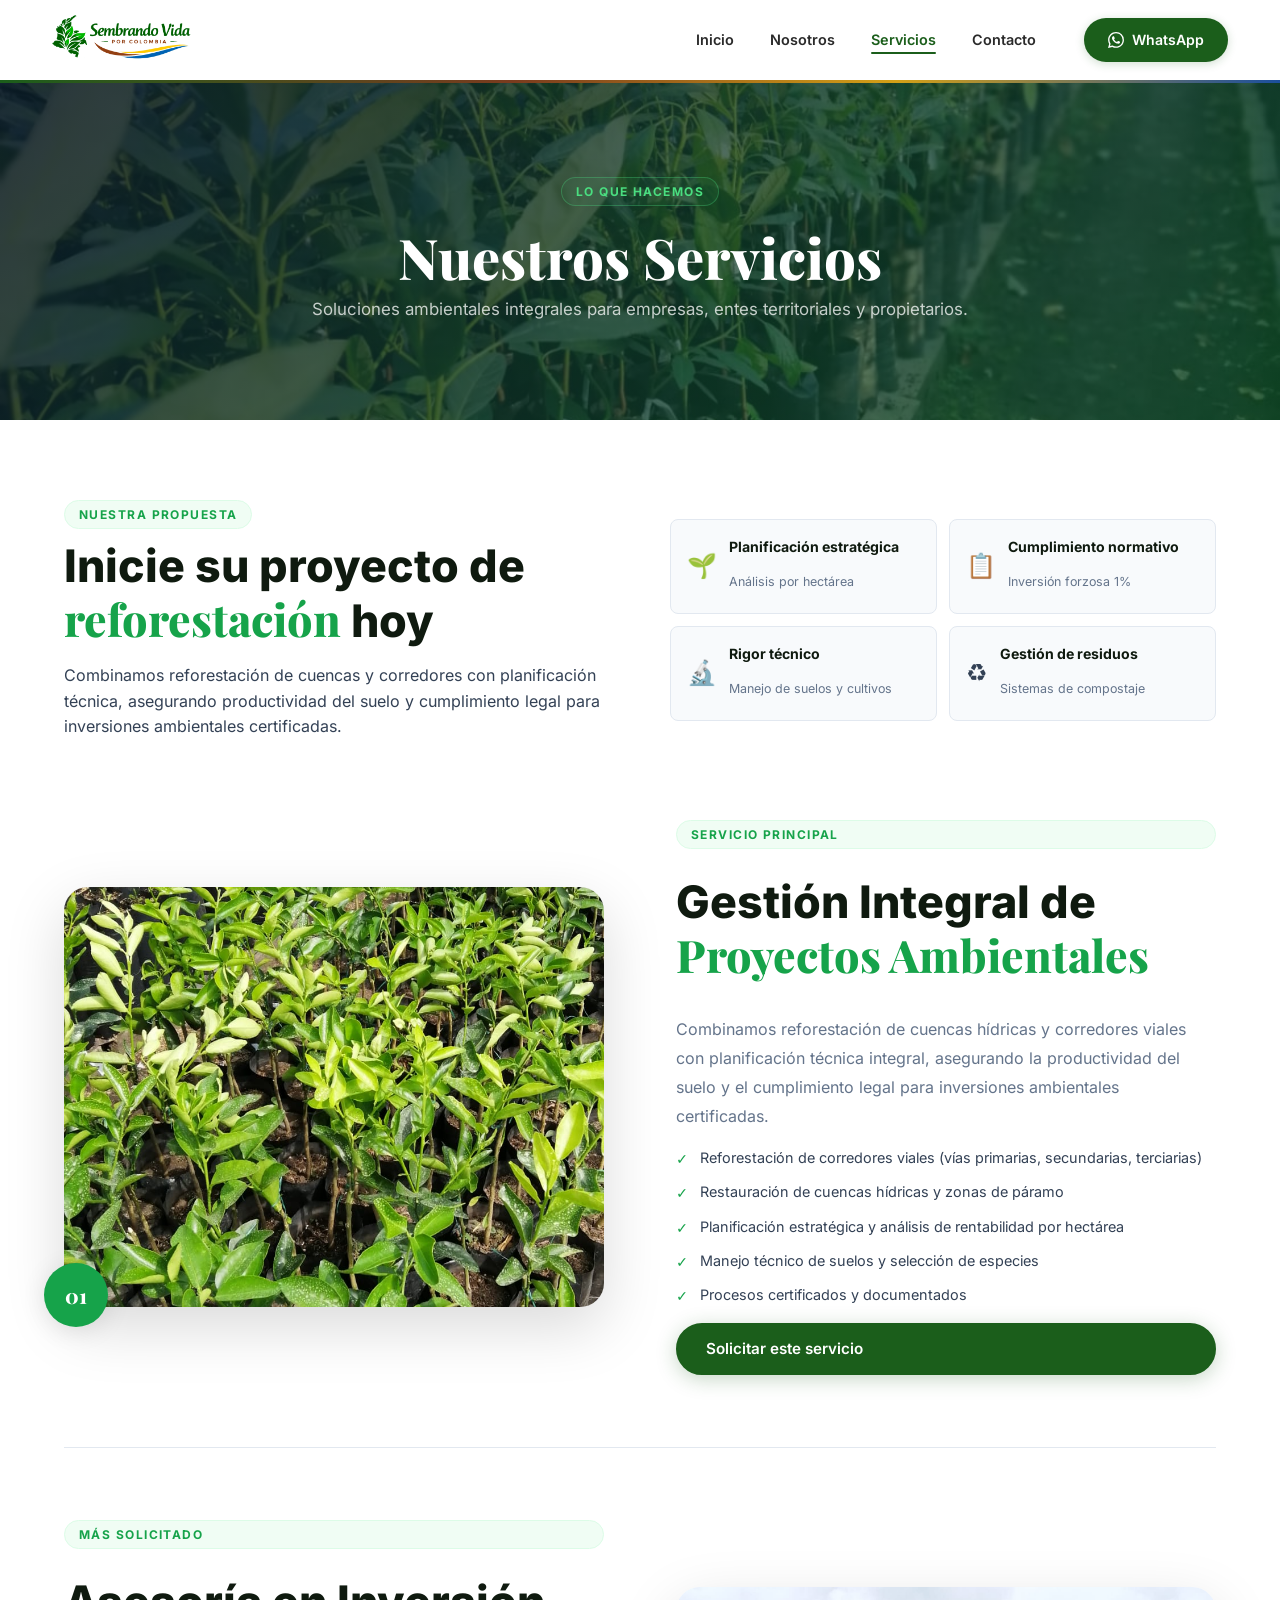
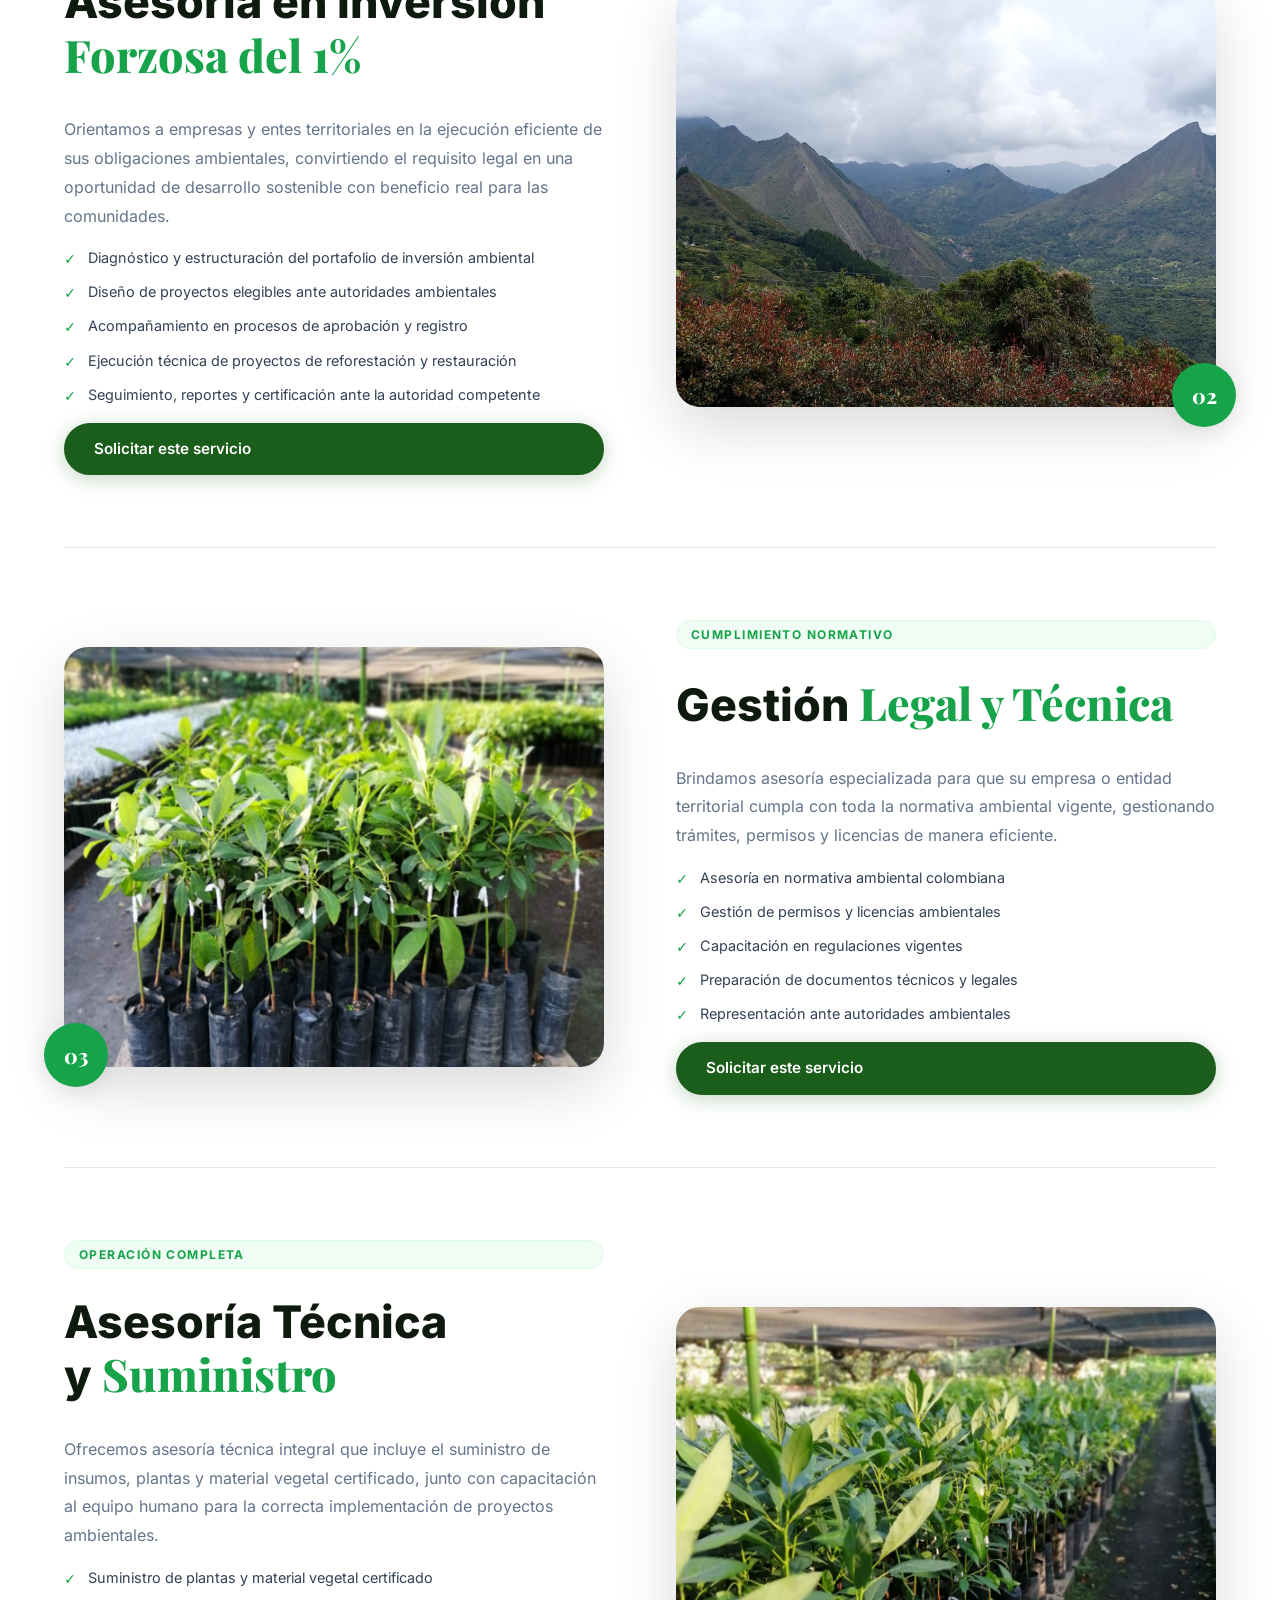
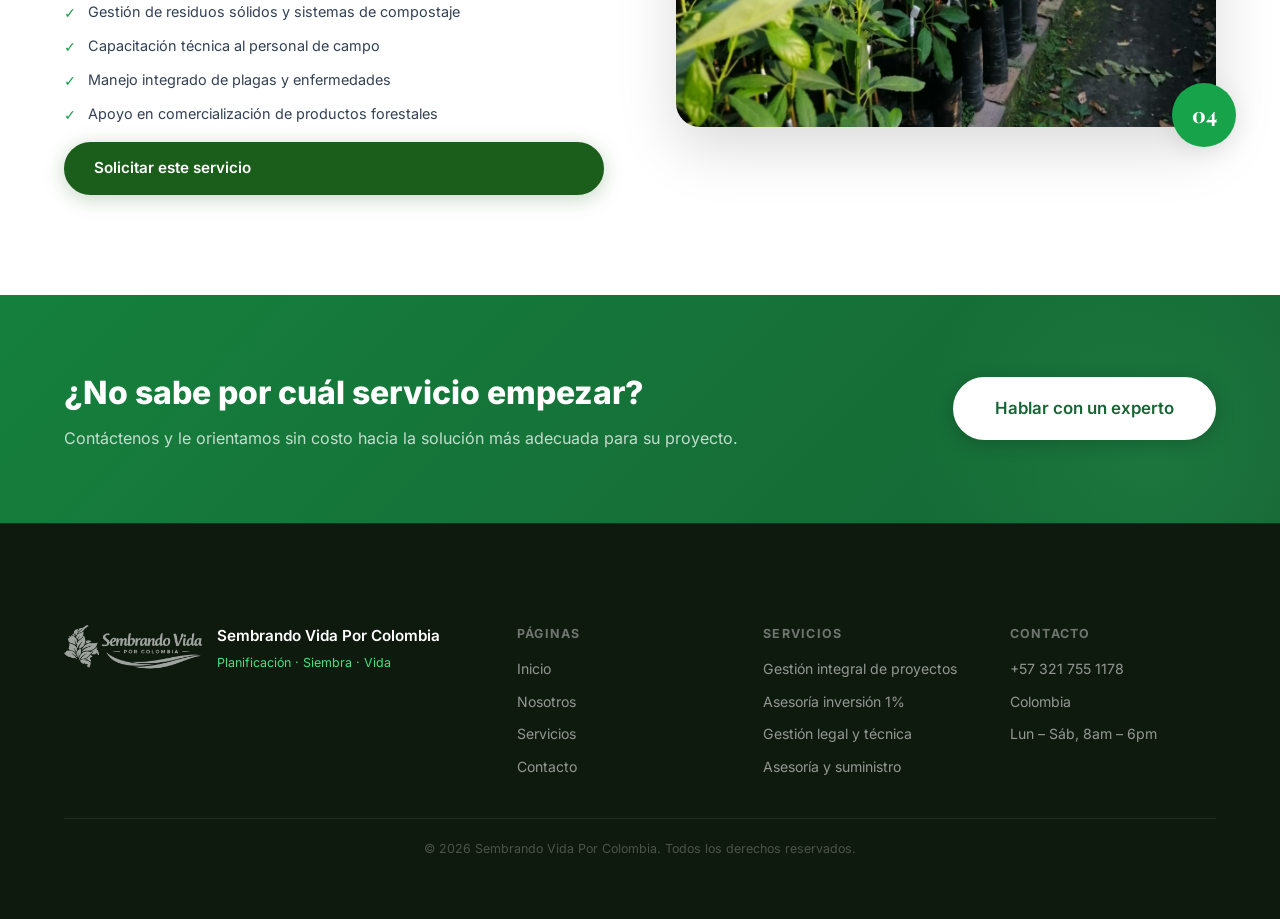
<file: services.html>
<!DOCTYPE html>
<html lang="es">
<head>
  <meta charset="UTF-8" />
  <meta name="viewport" content="width=device-width, initial-scale=1.0" />
  <title>Servicios – Sembrando Vida Por Colombia</title>
  
  
  <link rel="stylesheet" href="fonts/fonts.css" />
  <link rel="stylesheet" href="style.css" />
</head>
<body>

  <!-- NAV -->
  <nav class="nav" id="nav">
    <div class="nav__inner">
      <a href="index.html" class="nav__logo">
        <img src="logo-sembrando-vida-vector.png"
             alt="Logo" class="nav__logo-img"
             onerror="this.style.display='none'; this.nextElementSibling.style.display='flex'" />
        <span class="nav__logo-fallback">
          <span class="nav__logo-icon">🌱</span>
          <span class="nav__logo-text">Sembrando Vida<small>Por Colombia</small></span>
        </span>
      </a>
      <ul class="nav__links">
        <li><a href="index.html">Inicio</a></li>
        <li><a href="about.html">Nosotros</a></li>
        <li><a href="services.html" class="active">Servicios</a></li>
        <li><a href="contact.html">Contacto</a></li>
      </ul>
      <a href="https://wa.me/573227402313" target="_blank" class="btn btn--nav">
        <svg width="16" height="16" viewBox="0 0 24 24" fill="currentColor"><path d="M17.472 14.382c-.297-.149-1.758-.867-2.03-.967-.273-.099-.471-.148-.67.15-.197.297-.767.966-.94 1.164-.173.199-.347.223-.644.075-.297-.15-1.255-.463-2.39-1.475-.883-.788-1.48-1.761-1.653-2.059-.173-.297-.018-.458.13-.606.134-.133.298-.347.446-.52.149-.174.198-.298.298-.497.099-.198.05-.371-.025-.52-.075-.149-.669-1.612-.916-2.207-.242-.579-.487-.5-.669-.51-.173-.008-.371-.01-.57-.01-.198 0-.52.074-.792.372-.272.297-1.04 1.016-1.04 2.479 0 1.462 1.065 2.875 1.213 3.074.149.198 2.096 3.2 5.077 4.487.709.306 1.262.489 1.694.625.712.227 1.36.195 1.871.118.571-.085 1.758-.719 2.006-1.413.248-.694.248-1.289.173-1.413-.074-.124-.272-.198-.57-.347m-5.421 7.403h-.004a9.87 9.87 0 01-5.031-1.378l-.361-.214-3.741.982.998-3.648-.235-.374a9.86 9.86 0 01-1.51-5.26c.001-5.45 4.436-9.884 9.888-9.884 2.64 0 5.122 1.03 6.988 2.898a9.825 9.825 0 012.893 6.994c-.003 5.45-4.437 9.884-9.885 9.884m8.413-18.297A11.815 11.815 0 0012.05 0C5.495 0 .16 5.335.157 11.892c0 2.096.547 4.142 1.588 5.945L.057 24l6.305-1.654a11.882 11.882 0 005.683 1.448h.005c6.554 0 11.89-5.335 11.893-11.893a11.821 11.821 0 00-3.48-8.413Z"/></svg>
        WhatsApp
      </a>
      <button class="nav__hamburger" id="hamburger" aria-label="Menú">
        <span></span><span></span><span></span>
      </button>
    </div>
    <div class="nav__mobile" id="mobileMenu">
      <a href="index.html">Inicio</a>
      <a href="about.html">Nosotros</a>
      <a href="services.html">Servicios</a>
      <a href="contact.html">Contacto</a>
      <a href="https://wa.me/573227402313" target="_blank" class="btn btn--green">WhatsApp</a>
    </div>
  </nav>

  <!-- PAGE HERO -->
  <section class="page-hero">
    <div class="page-hero__bg">
      <img src="images/foto-1.jpeg" alt="Servicios ambientales" />
    </div>
    <div class="page-hero__overlay"></div>
    <div class="page-hero__content">
      <span class="label">Lo que hacemos</span>
      <h1>Nuestros Servicios</h1>
      <p>Soluciones ambientales integrales para empresas, entes territoriales y propietarios.</p>
    </div>
  </section>

  <!-- INTRO -->
  <section class="services-intro">
    <div class="container">
      <div class="services-intro__inner">
        <div class="fade-in">
          <span class="label">Nuestra propuesta</span>
          <h2 class="section-title">Inicie su proyecto de<br /><em>reforestación</em> hoy</h2>
          <p>Combinamos reforestación de cuencas y corredores con planificación técnica, asegurando productividad del suelo y cumplimiento legal para inversiones ambientales certificadas.</p>
        </div>
        <div class="services-intro__highlights fade-in">
          <div class="highlight">
            <span>🌱</span>
            <div><strong>Planificación estratégica</strong><small>Análisis por hectárea</small></div>
          </div>
          <div class="highlight">
            <span>📋</span>
            <div><strong>Cumplimiento normativo</strong><small>Inversión forzosa 1%</small></div>
          </div>
          <div class="highlight">
            <span>🔬</span>
            <div><strong>Rigor técnico</strong><small>Manejo de suelos y cultivos</small></div>
          </div>
          <div class="highlight">
            <span>♻️</span>
            <div><strong>Gestión de residuos</strong><small>Sistemas de compostaje</small></div>
          </div>
        </div>
      </div>
    </div>
  </section>

  <!-- SERVICIOS DETALLADOS -->
  <section class="services-detail">
    <div class="container">

      <!-- Servicio 1 -->
      <div class="svc-row fade-in">
        <div class="svc-row__visual">
          <img src="images/foto-2.jpeg"
               alt="Gestión integral de proyectos ambientales"
               onerror="this.src='images/foto-3.jpeg'" />
          <span class="svc-row__num">01</span>
        </div>
        <div class="svc-row__text">
          <span class="label">Servicio principal</span>
          <h2 class="section-title">Gestión Integral de<br /><em>Proyectos Ambientales</em></h2>
          <p>Combinamos reforestación de cuencas hídricas y corredores viales con planificación técnica integral, asegurando la productividad del suelo y el cumplimiento legal para inversiones ambientales certificadas.</p>
          <ul class="svc-features">
            <li><span>✓</span> Reforestación de corredores viales (vías primarias, secundarias, terciarias)</li>
            <li><span>✓</span> Restauración de cuencas hídricas y zonas de páramo</li>
            <li><span>✓</span> Planificación estratégica y análisis de rentabilidad por hectárea</li>
            <li><span>✓</span> Manejo técnico de suelos y selección de especies</li>
            <li><span>✓</span> Procesos certificados y documentados</li>
          </ul>
          <a href="contact.html" class="btn btn--primary">Solicitar este servicio</a>
        </div>
      </div>

      <div class="svc-divider"></div>

      <!-- Servicio 2 -->
      <div class="svc-row svc-row--reverse fade-in">
        <div class="svc-row__visual">
          <img src="images/foto-3.jpeg"
               alt="Asesoría inversión forzosa 1%"
               onerror="this.src='images/foto-4.jpeg'" />
          <span class="svc-row__num">02</span>
        </div>
        <div class="svc-row__text">
          <span class="label">Más solicitado</span>
          <h2 class="section-title">Asesoría en Inversión<br /><em>Forzosa del 1%</em></h2>
          <p>Orientamos a empresas y entes territoriales en la ejecución eficiente de sus obligaciones ambientales, convirtiendo el requisito legal en una oportunidad de desarrollo sostenible con beneficio real para las comunidades.</p>
          <ul class="svc-features">
            <li><span>✓</span> Diagnóstico y estructuración del portafolio de inversión ambiental</li>
            <li><span>✓</span> Diseño de proyectos elegibles ante autoridades ambientales</li>
            <li><span>✓</span> Acompañamiento en procesos de aprobación y registro</li>
            <li><span>✓</span> Ejecución técnica de proyectos de reforestación y restauración</li>
            <li><span>✓</span> Seguimiento, reportes y certificación ante la autoridad competente</li>
          </ul>
          <a href="contact.html" class="btn btn--primary">Solicitar este servicio</a>
        </div>
      </div>

      <div class="svc-divider"></div>

      <!-- Servicio 3 -->
      <div class="svc-row fade-in">
        <div class="svc-row__visual">
          <img src="images/foto-4.jpeg"
               alt="Gestión legal y técnica"
               onerror="this.src='images/foto-1.jpeg'" />
          <span class="svc-row__num">03</span>
        </div>
        <div class="svc-row__text">
          <span class="label">Cumplimiento normativo</span>
          <h2 class="section-title">Gestión <em>Legal y Técnica</em></h2>
          <p>Brindamos asesoría especializada para que su empresa o entidad territorial cumpla con toda la normativa ambiental vigente, gestionando trámites, permisos y licencias de manera eficiente.</p>
          <ul class="svc-features">
            <li><span>✓</span> Asesoría en normativa ambiental colombiana</li>
            <li><span>✓</span> Gestión de permisos y licencias ambientales</li>
            <li><span>✓</span> Capacitación en regulaciones vigentes</li>
            <li><span>✓</span> Preparación de documentos técnicos y legales</li>
            <li><span>✓</span> Representación ante autoridades ambientales</li>
          </ul>
          <a href="contact.html" class="btn btn--primary">Solicitar este servicio</a>
        </div>
      </div>

      <div class="svc-divider"></div>

      <!-- Servicio 4 -->
      <div class="svc-row svc-row--reverse fade-in">
        <div class="svc-row__visual">
          <img src="images/foto-1.jpeg"
               alt="Asesoría técnica y suministro"
               onerror="this.src='images/foto-2.jpeg'" />
          <span class="svc-row__num">04</span>
        </div>
        <div class="svc-row__text">
          <span class="label">Operación completa</span>
          <h2 class="section-title">Asesoría Técnica<br />y <em>Suministro</em></h2>
          <p>Ofrecemos asesoría técnica integral que incluye el suministro de insumos, plantas y material vegetal certificado, junto con capacitación al equipo humano para la correcta implementación de proyectos ambientales.</p>
          <ul class="svc-features">
            <li><span>✓</span> Suministro de plantas y material vegetal certificado</li>
            <li><span>✓</span> Gestión de residuos sólidos y sistemas de compostaje</li>
            <li><span>✓</span> Capacitación técnica al personal de campo</li>
            <li><span>✓</span> Manejo integrado de plagas y enfermedades</li>
            <li><span>✓</span> Apoyo en comercialización de productos forestales</li>
          </ul>
          <a href="contact.html" class="btn btn--primary">Solicitar este servicio</a>
        </div>
      </div>

    </div>
  </section>

  <!-- CTA -->
  <section class="cta-banner">
    <div class="container">
      <div class="cta-banner__inner">
        <div>
          <h2>¿No sabe por cuál servicio empezar?</h2>
          <p>Contáctenos y le orientamos sin costo hacia la solución más adecuada para su proyecto.</p>
        </div>
        <a href="contact.html" class="btn btn--primary btn--lg">Hablar con un experto</a>
      </div>
    </div>
  </section>

  <!-- FOOTER -->
  <footer class="footer">
    <div class="container">
      <div class="footer__top">
        <div class="footer__brand">
          <img src="logo-sembrando-vida-vector.png"
               alt="Logo" class="footer__logo" onerror="this.style.display='none'" />
          <div>
            <strong>Sembrando Vida Por Colombia</strong>
            <small>Planificación · Siembra · Vida</small>
          </div>
        </div>
        <div class="footer__col">
          <h4>Páginas</h4>
          <a href="index.html">Inicio</a>
          <a href="about.html">Nosotros</a>
          <a href="services.html">Servicios</a>
          <a href="contact.html">Contacto</a>
        </div>
        <div class="footer__col">
          <h4>Servicios</h4>
          <a href="services.html">Gestión integral de proyectos</a>
          <a href="services.html">Asesoría inversión 1%</a>
          <a href="services.html">Gestión legal y técnica</a>
          <a href="services.html">Asesoría y suministro</a>
        </div>
        <div class="footer__col">
          <h4>Contacto</h4>
          <a href="https://wa.me/573227402313" target="_blank">+57 321 755 1178</a>
          <span>Colombia</span>
          <span>Lun – Sáb, 8am – 6pm</span>
        </div>
      </div>
      <div class="footer__bottom">
        <p>© 2026 Sembrando Vida Por Colombia. Todos los derechos reservados.</p>
      </div>
    </div>
  </footer>

  <script src="script.js"></script>
</body>
</html>
</file>
<file: fonts/fonts.css>
/* Inter – latin (variable font, all weights 400–900) */
@font-face {
  font-family: 'Inter';
  font-style: normal;
  font-weight: 100 900;
  font-display: swap;
  src: url('inter-latin.woff2') format('woff2');
  unicode-range: U+0000-00FF, U+0131, U+0152-0153, U+02BB-02BC, U+02C6, U+02DA, U+02DC,
                 U+0304, U+0308, U+0329, U+2000-206F, U+20AC, U+2122, U+2191, U+2193,
                 U+2212, U+2215, U+FEFF, U+FFFD;
}

/* Playfair Display – normal 700 & 800 */
@font-face {
  font-family: 'Playfair Display';
  font-style: normal;
  font-weight: 700 800;
  font-display: swap;
  src: url('playfair-normal.woff2') format('woff2');
  unicode-range: U+0000-00FF, U+0131, U+0152-0153, U+02BB-02BC, U+02C6, U+02DA, U+02DC,
                 U+0304, U+0308, U+0329, U+2000-206F, U+20AC, U+2122, U+2191, U+2193,
                 U+2212, U+2215, U+FEFF, U+FFFD;
}

/* Playfair Display – italic 700 */
@font-face {
  font-family: 'Playfair Display';
  font-style: italic;
  font-weight: 700;
  font-display: swap;
  src: url('playfair-italic.woff2') format('woff2');
  unicode-range: U+0000-00FF, U+0131, U+0152-0153, U+02BB-02BC, U+02C6, U+02DA, U+02DC,
                 U+0304, U+0308, U+0329, U+2000-206F, U+20AC, U+2122, U+2191, U+2193,
                 U+2212, U+2215, U+FEFF, U+FFFD;
}
</file>
<file: style.css>
/* ===== RESET & BASE ===== */
*, *::before, *::after { box-sizing: border-box; margin: 0; padding: 0; }

:root {
  /* Logo palette */
  --brand-green:     #1B5E1B;
  --brand-green-mid: #236B23;
  --brand-green-light: #e8f5e9;
  --brand-brown:     #7A3B1E;
  --brand-gold:      #D4A017;
  --brand-blue:      #1B4F9E;

  /* Greens (system) */
  --green-50:  #f0fdf4;
  --green-100: #dcfce7;
  --green-400: #4ade80;
  --green-500: #22c55e;
  --green-600: #16a34a;
  --green-700: #15803d;
  --green-800: #166534;
  --green-900: #14532d;

  --dark:      #0f1a0f;
  --dark-2:    #1a2e1a;
  --gray-50:   #f8fafc;
  --gray-100:  #f1f5f9;
  --gray-200:  #e2e8f0;
  --gray-500:  #64748b;
  --gray-700:  #334155;
  --white:     #ffffff;
  --radius-sm: 8px;
  --radius:    16px;
  --radius-lg: 24px;
  --shadow-sm: 0 1px 3px rgba(0,0,0,.08), 0 1px 2px rgba(0,0,0,.06);
  --shadow:    0 4px 24px rgba(0,0,0,.10);
  --shadow-lg: 0 20px 60px rgba(0,0,0,.15);
  --font:      'Inter', system-ui, sans-serif;
  --font-serif:'Playfair Display', Georgia, serif;
  --transition: .25s cubic-bezier(.4,0,.2,1);
}

html { scroll-behavior: smooth; }

body {
  font-family: var(--font);
  color: var(--gray-700);
  background: var(--white);
  line-height: 1.6;
  overflow-x: hidden;
}

img { max-width: 100%; height: auto; display: block; }
a { text-decoration: none; color: inherit; }
ul { list-style: none; }

.container {
  max-width: 1200px;
  margin: 0 auto;
  padding: 0 24px;
}

/* ===== TYPOGRAPHY ===== */
.section-title {
  font-size: clamp(2rem, 4vw, 2.8rem);
  font-weight: 800;
  color: var(--dark);
  line-height: 1.15;
  margin-bottom: 1rem;
}
.section-title em {
  font-style: normal;
  color: var(--green-600);
  font-family: var(--font-serif);
}
.section-head {
  text-align: center;
  max-width: 640px;
  margin: 0 auto 4rem;
}
.section-head p {
  color: var(--gray-500);
  font-size: 1.05rem;
}
.label {
  display: inline-block;
  font-size: .75rem;
  font-weight: 700;
  letter-spacing: .12em;
  text-transform: uppercase;
  color: var(--green-600);
  background: var(--green-50);
  border: 1px solid var(--green-100);
  padding: 4px 14px;
  border-radius: 100px;
  margin-bottom: .75rem;
}

/* ===== BUTTONS ===== */
.btn {
  display: inline-flex;
  align-items: center;
  gap: 8px;
  padding: 12px 28px;
  border-radius: 100px;
  font-size: .95rem;
  font-weight: 600;
  cursor: pointer;
  border: 2px solid transparent;
  transition: var(--transition);
  white-space: nowrap;
}
.btn--primary {
  background: var(--brand-green);
  color: var(--white);
  border-color: var(--brand-green);
  box-shadow: 0 4px 20px rgba(27,94,27,.25);
}
.btn--primary:hover {
  background: #154f15;
  border-color: #154f15;
  transform: translateY(-2px);
  box-shadow: 0 8px 30px rgba(27,94,27,.35);
}
.btn--outline {
  background: transparent;
  color: var(--white);
  border-color: rgba(255,255,255,.45);
}
.btn--outline:hover {
  background: rgba(255,255,255,.12);
  border-color: var(--white);
}
.btn--nav {
  background: var(--brand-green);
  color: var(--white);
  padding: 9px 22px;
  font-size: .88rem;
  box-shadow: 0 2px 10px rgba(27,94,27,.2);
}
.btn--nav:hover { background: #154f15; }
.btn--green { background: var(--brand-green); color: var(--white); border-radius: 100px; padding: 12px 24px; font-weight: 600; display: block; text-align: center; }
.btn--lg { padding: 16px 40px; font-size: 1.05rem; }
.btn--full { width: 100%; justify-content: center; }

/* ===== NAV ===== */
.nav {
  position: fixed;
  top: 0; left: 0; right: 0;
  z-index: 100;
  background: var(--white);
  border-bottom: 3px solid transparent;
  border-image: linear-gradient(90deg, var(--brand-green) 0%, var(--brand-brown) 40%, var(--brand-gold) 70%, var(--brand-blue) 100%) 1;
  transition: var(--transition);
}
.nav.scrolled {
  box-shadow: 0 4px 24px rgba(0,0,0,.10);
}
.nav__inner {
  max-width: 1240px;
  margin: 0 auto;
  padding: 0 32px;
  height: 80px;
  display: flex;
  align-items: center;
  gap: 48px;
}
.nav__logo {
  display: flex;
  align-items: center;
  flex-shrink: 0;
  text-decoration: none;
}
.nav__logo-icon { font-size: 1.6rem; }
.nav__logo-text {
  font-weight: 700;
  font-size: .92rem;
  color: var(--brand-green);
  line-height: 1.3;
}
.nav__logo-text small {
  font-weight: 400;
  font-size: .78rem;
  color: var(--brand-brown);
  display: block;
}
.nav__links {
  display: flex;
  align-items: center;
  gap: 36px;
  margin-left: auto;
}
.nav__links a {
  color: #2a2a2a;
  font-size: .9rem;
  font-weight: 600;
  transition: var(--transition);
  position: relative;
  padding-bottom: 4px;
}
.nav__links a::after {
  content: '';
  position: absolute;
  bottom: -2px; left: 0; right: 0;
  height: 2px;
  background: var(--brand-green);
  transform: scaleX(0);
  transition: var(--transition);
  border-radius: 2px;
}
.nav__links a:hover { color: var(--brand-green); }
.nav__links a:hover::after { transform: scaleX(1); }
.nav__hamburger {
  display: none;
  flex-direction: column;
  gap: 5px;
  background: none;
  border: none;
  cursor: pointer;
  padding: 4px;
  margin-left: auto;
}
.nav__hamburger span {
  display: block;
  width: 24px; height: 2px;
  background: var(--brand-green);
  border-radius: 2px;
  transition: var(--transition);
}
.nav__mobile {
  display: none;
  flex-direction: column;
  padding: 16px 24px 28px;
  gap: 2px;
  border-top: 1px solid var(--gray-200);
  background: var(--white);
}
.nav__mobile a {
  color: #2a2a2a;
  padding: 11px 14px;
  border-radius: var(--radius-sm);
  font-weight: 600;
  font-size: .95rem;
  transition: var(--transition);
}
.nav__mobile a:hover { background: var(--brand-green-light); color: var(--brand-green); }
.nav__mobile.open { display: flex; }

/* ===== HERO ===== */
.hero {
  min-height: 100vh;
  display: grid;
  grid-template-columns: 52% 48%;
  padding-top: 80px;
  overflow: hidden;
}

/* LEFT PANEL */
.hero__left {
  background: linear-gradient(160deg, #0d2a0d 0%, var(--brand-green) 60%, #1e4d1e 100%);
  display: flex;
  flex-direction: column;
  justify-content: center;
  padding: 72px 64px 72px 60px;
  position: relative;
  overflow: hidden;
}
.hero__left::before {
  content: '';
  position: absolute;
  top: -120px; left: -120px;
  width: 420px; height: 420px;
  background: radial-gradient(circle, rgba(255,255,255,.04) 0%, transparent 70%);
  border-radius: 50%;
}
.hero__left::after {
  content: '';
  position: absolute;
  bottom: -80px; right: -80px;
  width: 300px; height: 300px;
  background: radial-gradient(circle, rgba(212,160,23,.08) 0%, transparent 70%);
  border-radius: 50%;
}

/* Accent bar */
.hero__accent-bar {
  display: flex;
  gap: 4px;
  margin-bottom: 28px;
  animation: fadeInUp .5s ease both;
}
.hero__accent-bar span {
  display: block;
  height: 4px;
  border-radius: 4px;
}
.accent-bar__brown { width: 48px; background: var(--brand-brown); }
.accent-bar__gold  { width: 32px; background: var(--brand-gold); }
.accent-bar__blue  { width: 24px; background: var(--brand-blue); }

.hero__badge {
  display: inline-flex;
  align-items: center;
  gap: 8px;
  font-size: .72rem;
  font-weight: 700;
  letter-spacing: .14em;
  text-transform: uppercase;
  color: rgba(255,255,255,.7);
  background: rgba(255,255,255,.08);
  border: 1px solid rgba(255,255,255,.15);
  padding: 6px 16px;
  border-radius: 100px;
  margin-bottom: 1.4rem;
  animation: fadeInUp .6s .05s ease both;
  width: fit-content;
}
.hero__badge::before {
  content: '';
  width: 6px; height: 6px;
  border-radius: 50%;
  background: var(--brand-gold);
  flex-shrink: 0;
}
.hero__title {
  font-family: var(--font-serif);
  font-size: clamp(2.6rem, 4.5vw, 4rem);
  font-weight: 800;
  color: var(--white);
  line-height: 1.08;
  margin-bottom: 1.2rem;
  animation: fadeInUp .6s .1s ease both;
}
.hero__title em {
  font-style: normal;
  color: var(--brand-gold);
}
.hero__tagline {
  font-size: .82rem;
  font-weight: 700;
  letter-spacing: .22em;
  text-transform: uppercase;
  color: rgba(255,255,255,.45);
  margin-bottom: 1.2rem;
  animation: fadeInUp .6s .15s ease both;
}
.hero__sub {
  font-size: 1rem;
  color: rgba(255,255,255,.72);
  max-width: 460px;
  line-height: 1.75;
  margin-bottom: 2.4rem;
  animation: fadeInUp .6s .2s ease both;
}
.hero__actions {
  display: flex;
  gap: 14px;
  flex-wrap: wrap;
  animation: fadeInUp .6s .25s ease both;
}
.hero__stats {
  display: flex;
  gap: 0;
  margin-top: 48px;
  border-top: 1px solid rgba(255,255,255,.12);
  padding-top: 32px;
  animation: fadeInUp .6s .35s ease both;
}
.stat {
  flex: 1;
  padding-right: 20px;
  border-right: 1px solid rgba(255,255,255,.12);
  margin-right: 20px;
}
.stat:last-child { border-right: none; margin-right: 0; padding-right: 0; }
.stat__num {
  display: block;
  font-size: 2rem;
  font-weight: 900;
  color: var(--brand-gold);
  line-height: 1;
  margin-bottom: 4px;
}
.stat__label {
  font-size: .72rem;
  color: rgba(255,255,255,.5);
  font-weight: 500;
  line-height: 1.4;
}

/* RIGHT PANEL */
.hero__right {
  position: relative;
  overflow: hidden;
}
.hero__right img {
  width: 100%;
  height: 100%;
  object-fit: cover;
  object-position: center;
  display: block;
  transition: transform 8s ease;
}
.hero__right:hover img { transform: scale(1.04); }
.hero__right::before {
  content: '';
  position: absolute;
  inset: 0;
  background: linear-gradient(to right, rgba(13,42,13,.35) 0%, transparent 40%);
  z-index: 1;
}
.hero__right-badge {
  position: absolute;
  bottom: 32px;
  right: 32px;
  z-index: 2;
  background: var(--white);
  border-radius: var(--radius);
  padding: 16px 20px;
  display: flex;
  align-items: center;
  gap: 12px;
  box-shadow: var(--shadow-lg);
  animation: fadeInUp .7s .45s ease both;
  max-width: 220px;
}
.hero__right-badge .badge-icon {
  width: 44px; height: 44px;
  background: var(--brand-green-light);
  border-radius: var(--radius-sm);
  display: flex;
  align-items: center;
  justify-content: center;
  font-size: 1.4rem;
  flex-shrink: 0;
}
.hero__right-badge strong {
  display: block;
  font-size: .82rem;
  color: var(--dark);
  font-weight: 700;
  line-height: 1.3;
}
.hero__right-badge small {
  font-size: .72rem;
  color: var(--gray-500);
}

@keyframes heroPan {
  from { transform: scale(1.05) translateX(0); }
  to   { transform: scale(1.05) translateX(-2%); }
}

/* ===== ABOUT ===== */
.about {
  padding: 100px 0;
  background: var(--white);
}
.about__grid {
  display: grid;
  grid-template-columns: 1fr 1fr;
  gap: 80px;
  align-items: center;
}
.about__visual { position: relative; }
.about__img-wrap {
  position: relative;
  border-radius: var(--radius-lg);
  overflow: visible;
}
.about__img-wrap img {
  width: 100%;
  height: 500px;
  object-fit: cover;
  border-radius: var(--radius-lg);
  box-shadow: var(--shadow-lg);
}
.about__img-wrap::before {
  content: '';
  position: absolute;
  inset: -16px;
  border: 2px solid var(--green-200, #bbf7d0);
  border-radius: calc(var(--radius-lg) + 12px);
  z-index: -1;
  opacity: .5;
}
.about__badge-float {
  position: absolute;
  bottom: -20px;
  right: -20px;
  background: var(--green-600);
  color: var(--white);
  border-radius: var(--radius);
  padding: 16px 20px;
  display: flex;
  align-items: center;
  gap: 12px;
  box-shadow: var(--shadow-lg);
  font-size: .85rem;
  font-weight: 600;
  line-height: 1.3;
}
.about__badge-float span { font-size: 2rem; }
.about__text { display: flex; flex-direction: column; gap: 16px; }
.about__text p { color: var(--gray-500); line-height: 1.8; }
.about__pillars {
  display: grid;
  grid-template-columns: 1fr 1fr;
  gap: 12px;
  margin-top: 8px;
}
.pillar {
  display: flex;
  align-items: center;
  gap: 12px;
  background: var(--gray-50);
  border: 1px solid var(--gray-200);
  border-radius: var(--radius-sm);
  padding: 14px;
  transition: var(--transition);
}
.pillar:hover {
  background: var(--green-50);
  border-color: var(--green-200, #bbf7d0);
  transform: translateY(-2px);
}
.pillar__icon { font-size: 1.5rem; flex-shrink: 0; }
.pillar strong { display: block; font-size: .88rem; color: var(--dark); }
.pillar small { font-size: .78rem; color: var(--gray-500); }

/* ===== SERVICES ===== */
.services {
  padding: 100px 0;
  background: var(--gray-50);
}
.services__grid {
  display: grid;
  grid-template-columns: repeat(3, 1fr);
  gap: 24px;
}
.service-card {
  background: var(--white);
  border: 1px solid var(--gray-200);
  border-radius: var(--radius-lg);
  padding: 40px 32px;
  transition: var(--transition);
  position: relative;
  overflow: hidden;
}
.service-card::before {
  content: '';
  position: absolute;
  top: 0; left: 0; right: 0;
  height: 3px;
  background: linear-gradient(90deg, var(--green-500), var(--green-400));
  transform: scaleX(0);
  transform-origin: left;
  transition: var(--transition);
}
.service-card:hover {
  transform: translateY(-6px);
  box-shadow: var(--shadow-lg);
  border-color: transparent;
}
.service-card:hover::before { transform: scaleX(1); }
.service-card--featured {
  background: var(--dark);
  border-color: transparent;
  color: var(--white);
}
.service-card--featured::before { transform: scaleX(1); }
.service-card--featured h3 { color: var(--white); }
.service-card--featured p { color: rgba(255,255,255,.65); }
.service-card--featured ul li { color: rgba(255,255,255,.7); }
.service-card--featured ul li::before { color: var(--green-400); }
.service-card__icon {
  font-size: 2.5rem;
  margin-bottom: 20px;
  display: block;
}
.service-card h3 {
  font-size: 1.25rem;
  font-weight: 700;
  color: var(--dark);
  margin-bottom: 12px;
}
.service-card p {
  color: var(--gray-500);
  font-size: .92rem;
  line-height: 1.7;
  margin-bottom: 20px;
}
.service-card ul { display: flex; flex-direction: column; gap: 8px; }
.service-card ul li {
  font-size: .88rem;
  color: var(--gray-500);
  padding-left: 20px;
  position: relative;
}
.service-card ul li::before {
  content: '✓';
  position: absolute;
  left: 0;
  color: var(--green-500);
  font-weight: 700;
}
.service-card__badge {
  position: absolute;
  top: 20px; right: 20px;
  background: var(--green-500);
  color: var(--white);
  font-size: .72rem;
  font-weight: 700;
  padding: 4px 12px;
  border-radius: 100px;
  letter-spacing: .05em;
  text-transform: uppercase;
}

/* ===== CTA BANNER ===== */
.cta-banner {
  background: linear-gradient(135deg, var(--green-700), var(--green-800));
  padding: 72px 0;
  position: relative;
  overflow: hidden;
}
.cta-banner::before {
  content: '';
  position: absolute;
  top: -40%; right: -10%;
  width: 500px; height: 500px;
  background: radial-gradient(circle, rgba(74,222,128,.12) 0%, transparent 70%);
  border-radius: 50%;
}
.cta-banner__inner {
  display: flex;
  align-items: center;
  justify-content: space-between;
  gap: 40px;
  flex-wrap: wrap;
  position: relative;
  z-index: 1;
}
.cta-banner h2 {
  font-size: clamp(1.5rem, 3vw, 2rem);
  font-weight: 800;
  color: var(--white);
  margin-bottom: 8px;
}
.cta-banner p { color: rgba(255,255,255,.75); font-size: 1rem; }
.cta-banner .btn--primary {
  background: var(--white);
  color: var(--green-800);
  border-color: var(--white);
  box-shadow: 0 4px 20px rgba(0,0,0,.2);
  flex-shrink: 0;
}
.cta-banner .btn--primary:hover {
  background: var(--green-50);
  transform: translateY(-2px);
  box-shadow: 0 8px 30px rgba(0,0,0,.25);
}

/* ===== CONTACT ===== */
.contact {
  padding: 100px 0;
  background: var(--white);
}
.contact__grid {
  display: grid;
  grid-template-columns: 1fr 1.5fr;
  gap: 60px;
  align-items: start;
}
.contact__info { display: flex; flex-direction: column; gap: 20px; }
.contact-item {
  display: flex;
  align-items: center;
  gap: 16px;
  padding: 20px;
  background: var(--gray-50);
  border: 1px solid var(--gray-200);
  border-radius: var(--radius);
  transition: var(--transition);
}
.contact-item:hover {
  background: var(--green-50);
  border-color: var(--green-100);
}
.contact-item__icon {
  width: 48px; height: 48px;
  background: var(--green-100);
  border-radius: var(--radius-sm);
  display: flex;
  align-items: center;
  justify-content: center;
  color: var(--green-700);
  flex-shrink: 0;
}
.contact-item strong {
  display: block;
  font-size: .82rem;
  color: var(--gray-500);
  text-transform: uppercase;
  letter-spacing: .05em;
  font-weight: 600;
  margin-bottom: 2px;
}
.contact-item a, .contact-item span {
  font-size: 1rem;
  font-weight: 600;
  color: var(--dark);
}
.contact-item a:hover { color: var(--green-600); }
.contact__form {
  background: var(--gray-50);
  border: 1px solid var(--gray-200);
  border-radius: var(--radius-lg);
  padding: 40px;
  display: flex;
  flex-direction: column;
  gap: 20px;
}
.form-group { display: flex; flex-direction: column; gap: 6px; }
.form-group label {
  font-size: .85rem;
  font-weight: 600;
  color: var(--dark);
}
.form-group input,
.form-group textarea {
  padding: 13px 16px;
  border: 1.5px solid var(--gray-200);
  border-radius: var(--radius-sm);
  font-size: .95rem;
  font-family: var(--font);
  color: var(--dark);
  background: var(--white);
  outline: none;
  transition: var(--transition);
  resize: vertical;
}
.form-group input:focus,
.form-group textarea:focus {
  border-color: var(--green-500);
  box-shadow: 0 0 0 3px rgba(34,197,94,.12);
}

/* ===== FOOTER ===== */
.footer {
  background: var(--dark);
  padding: 40px 0;
  border-top: 1px solid rgba(255,255,255,.06);
}
.footer__inner {
  display: flex;
  align-items: center;
  justify-content: space-between;
  flex-wrap: wrap;
  gap: 20px;
}
.footer__brand {
  display: flex;
  align-items: center;
  gap: 10px;
  font-size: 1.5rem;
}
.footer__brand strong {
  display: block;
  font-size: .9rem;
  color: var(--white);
  font-weight: 600;
}
.footer__brand small {
  font-size: .75rem;
  color: var(--green-400);
  display: block;
}
.footer__links {
  display: flex;
  gap: 24px;
  flex-wrap: wrap;
}
.footer__links a {
  color: rgba(255,255,255,.5);
  font-size: .88rem;
  transition: var(--transition);
}
.footer__links a:hover { color: var(--green-400); }
.footer__copy {
  color: rgba(255,255,255,.3);
  font-size: .78rem;
  width: 100%;
  text-align: center;
  padding-top: 20px;
  border-top: 1px solid rgba(255,255,255,.06);
}

/* ===== NAV ACTIVE LINK ===== */
.nav__links a.active { color: var(--brand-green); }
.nav__links a.active::after { transform: scaleX(1); }

/* ===== NAV LOGO IMG ===== */
.nav__logo-img {
  height: 52px;
  width: auto;
  object-fit: contain;
}
.nav__logo-fallback {
  display: none;
  align-items: center;
  gap: 10px;
}

/* ===== PAGE HERO (subpages) ===== */
.page-hero {
  position: relative;
  height: 420px;
  display: flex;
  align-items: center;
  justify-content: center;
  overflow: hidden;
  padding-top: 80px;
}
.page-hero__bg {
  position: absolute;
  inset: 0;
}
.page-hero__bg img {
  width: 100%;
  height: 100%;
  object-fit: cover;
  object-position: center;
}
.page-hero__overlay {
  position: absolute;
  inset: 0;
  background: linear-gradient(135deg, rgba(10,22,40,.88) 0%, rgba(22,101,52,.6) 100%);
}
.page-hero__content {
  position: relative;
  z-index: 2;
  text-align: center;
  padding: 0 24px;
  animation: fadeInUp .6s ease both;
}
.page-hero__content h1 {
  font-family: var(--font-serif);
  font-size: clamp(2.2rem, 5vw, 3.5rem);
  font-weight: 800;
  color: var(--white);
  margin: .5rem 0;
  line-height: 1.1;
}
.page-hero__content p {
  color: rgba(255,255,255,.75);
  font-size: 1.05rem;
  margin-top: .5rem;
}
.page-hero__content .label { color: var(--green-400); border-color: rgba(74,222,128,.3); background: rgba(74,222,128,.06); }

/* ===== HERO IMAGE ===== */
.hero__bg {
  position: absolute;
  inset: 0;
  overflow: hidden;
}
.hero__bg img {
  width: 100%;
  height: 100%;
  object-fit: cover;
  object-position: center;
  transform: scale(1.05);
  animation: heroPan 20s ease-in-out infinite alternate;
}

/* ===== HERO TAGLINE ===== */
.hero__tagline {
  font-size: .9rem;
  font-weight: 600;
  letter-spacing: .2em;
  text-transform: uppercase;
  color: var(--green-400);
  margin-bottom: 1rem;
  animation: fadeInUp .7s .15s ease both;
}

/* ===== ABOUT MISSION (about.html) ===== */
.about-mission { padding: 100px 0; background: var(--white); }

/* ===== MISSION QUOTE ===== */
.mission-quote {
  border-left: 3px solid var(--green-500);
  padding: 16px 20px;
  background: var(--green-50);
  border-radius: 0 var(--radius-sm) var(--radius-sm) 0;
  margin-top: 8px;
}
.mission-quote blockquote {
  font-family: var(--font-serif);
  font-size: 1.2rem;
  font-style: italic;
  color: var(--green-800);
  font-weight: 700;
}
.mission-quote cite {
  font-size: .8rem;
  color: var(--gray-500);
  display: block;
  margin-top: 6px;
}

/* ===== VALUES ===== */
.values {
  padding: 100px 0;
  background: var(--gray-50);
}
.values__grid {
  display: grid;
  grid-template-columns: repeat(3, 1fr);
  gap: 24px;
}
.value-card {
  background: var(--white);
  border: 1px solid var(--gray-200);
  border-radius: var(--radius-lg);
  padding: 40px 32px;
  text-align: center;
  transition: var(--transition);
}
.value-card:hover {
  transform: translateY(-6px);
  box-shadow: var(--shadow-lg);
  border-color: var(--green-100);
}
.value-card__icon { font-size: 2.5rem; display: block; margin-bottom: 16px; }
.value-card h3 { font-size: 1.15rem; font-weight: 700; color: var(--dark); margin-bottom: 12px; }
.value-card p { color: var(--gray-500); font-size: .92rem; line-height: 1.7; }

/* ===== WHAT WE DO ===== */
.what-we-do { padding: 100px 0; background: var(--white); }
.wwd__grid {
  display: grid;
  grid-template-columns: 1fr 1fr;
  gap: 80px;
  align-items: center;
}
.wwd__text { display: flex; flex-direction: column; gap: 16px; }
.wwd__text > p { color: var(--gray-500); line-height: 1.8; }
.wwd__list { display: flex; flex-direction: column; gap: 20px; margin-top: 8px; }
.wwd__item {
  display: flex;
  gap: 20px;
  align-items: flex-start;
}
.wwd__num {
  font-size: 1.8rem;
  font-weight: 900;
  color: var(--green-100);
  line-height: 1;
  flex-shrink: 0;
  width: 48px;
  font-family: var(--font-serif);
}
.wwd__item strong { display: block; color: var(--dark); font-size: .95rem; margin-bottom: 4px; }
.wwd__item p { color: var(--gray-500); font-size: .88rem; line-height: 1.6; margin: 0; }
.wwd__visual img {
  width: 100%;
  height: 520px;
  object-fit: cover;
  border-radius: var(--radius-lg);
  box-shadow: var(--shadow-lg);
}

/* ===== SERVICES INTRO ===== */
.services-intro { padding: 80px 0 0; background: var(--white); }
.services-intro__inner {
  display: grid;
  grid-template-columns: 1fr 1fr;
  gap: 60px;
  align-items: center;
}
.services-intro__highlights { display: grid; grid-template-columns: 1fr 1fr; gap: 12px; }
.highlight {
  display: flex;
  align-items: center;
  gap: 12px;
  background: var(--gray-50);
  border: 1px solid var(--gray-200);
  border-radius: var(--radius-sm);
  padding: 16px;
  font-size: 1.5rem;
  transition: var(--transition);
}
.highlight:hover { background: var(--green-50); border-color: var(--green-100); }
.highlight strong { display: block; font-size: .88rem; color: var(--dark); }
.highlight small { font-size: .78rem; color: var(--gray-500); }

/* ===== SERVICES DETAIL ===== */
.services-detail { padding: 80px 0 100px; background: var(--white); }
.svc-row {
  display: grid;
  grid-template-columns: 1fr 1fr;
  gap: 72px;
  align-items: center;
}
.svc-row--reverse { direction: rtl; }
.svc-row--reverse > * { direction: ltr; }
.svc-row__visual {
  position: relative;
  border-radius: var(--radius-lg);
  overflow: visible;
}
.svc-row__visual img {
  width: 100%;
  height: 420px;
  object-fit: cover;
  border-radius: var(--radius-lg);
  box-shadow: var(--shadow-lg);
  display: block;
}
.svc-row__num {
  position: absolute;
  bottom: -20px;
  left: -20px;
  width: 64px; height: 64px;
  background: var(--green-600);
  color: var(--white);
  border-radius: 50%;
  display: flex;
  align-items: center;
  justify-content: center;
  font-size: 1.3rem;
  font-weight: 900;
  box-shadow: var(--shadow);
  font-family: var(--font-serif);
}
.svc-row--reverse .svc-row__num { left: auto; right: -20px; }
.svc-row__text { display: flex; flex-direction: column; gap: 16px; }
.svc-row__text > p { color: var(--gray-500); line-height: 1.8; }
.svc-features { display: flex; flex-direction: column; gap: 10px; }
.svc-features li {
  display: flex;
  gap: 12px;
  font-size: .9rem;
  color: var(--gray-700);
  align-items: flex-start;
}
.svc-features li span {
  color: var(--green-600);
  font-weight: 700;
  flex-shrink: 0;
  margin-top: 1px;
}
.svc-divider {
  border: none;
  border-top: 1px solid var(--gray-200);
  margin: 72px 0;
}

/* ===== GALLERY ===== */
.gallery { padding: 100px 0; background: var(--gray-50); }
.gallery__grid {
  display: grid;
  grid-template-columns: 1fr 1fr 1fr;
  grid-template-rows: 260px 260px;
  gap: 16px;
}
.gallery__item {
  border-radius: var(--radius);
  overflow: hidden;
  position: relative;
}
.gallery__item img {
  width: 100%;
  height: 100%;
  object-fit: cover;
  transition: transform .5s ease;
}
.gallery__item:hover img { transform: scale(1.05); }
.gallery__item--tall {
  grid-row: span 2;
}

/* ===== IMPACT (contact.html) ===== */
.impact { padding: 80px 0 0; background: var(--white); }
.impact__grid {
  display: grid;
  grid-template-columns: repeat(3, 1fr);
  gap: 24px;
}
.impact-card {
  background: var(--gray-50);
  border: 1px solid var(--gray-200);
  border-radius: var(--radius-lg);
  padding: 40px 32px;
  text-align: center;
  transition: var(--transition);
}
.impact-card:hover {
  transform: translateY(-4px);
  box-shadow: var(--shadow);
}
.impact-card--featured {
  background: var(--dark);
  border-color: transparent;
  color: var(--white);
}
.impact-card--featured h3 { color: var(--white); }
.impact-card--featured p { color: rgba(255,255,255,.6); }
.impact-card__num {
  display: block;
  font-size: 3.5rem;
  font-weight: 900;
  color: var(--green-600);
  line-height: 1;
  margin-bottom: 12px;
  font-family: var(--font-serif);
}
.impact-card--featured .impact-card__num { color: var(--green-400); }
.impact-card h3 { font-size: 1.05rem; font-weight: 700; color: var(--dark); margin-bottom: 8px; }
.impact-card p { font-size: .88rem; color: var(--gray-500); line-height: 1.6; }

/* ===== CONTACT PAGE EXTRAS ===== */
.contact--page { padding: 80px 0 100px; }
.form-row {
  display: grid;
  grid-template-columns: 1fr 1fr;
  gap: 16px;
}
.form-group select {
  padding: 13px 16px;
  border: 1.5px solid var(--gray-200);
  border-radius: var(--radius-sm);
  font-size: .95rem;
  font-family: var(--font);
  color: var(--dark);
  background: var(--white);
  outline: none;
  transition: var(--transition);
  width: 100%;
  cursor: pointer;
  appearance: none;
  background-image: url("data:image/svg+xml,%3Csvg xmlns='http://www.w3.org/2000/svg' width='12' height='8' viewBox='0 0 12 8'%3E%3Cpath d='M1 1l5 5 5-5' stroke='%2364748b' stroke-width='1.5' fill='none' stroke-linecap='round'/%3E%3C/svg%3E");
  background-repeat: no-repeat;
  background-position: right 16px center;
}
.form-group select:focus {
  border-color: var(--green-500);
  box-shadow: 0 0 0 3px rgba(34,197,94,.12);
}
.form-note {
  font-size: .78rem;
  color: var(--gray-500);
  text-align: center;
  line-height: 1.5;
}
.contact__wa-card {
  background: var(--dark);
  border-radius: var(--radius);
  padding: 24px;
  display: flex;
  flex-direction: column;
  gap: 16px;
  margin-top: 8px;
}
.contact__wa-card-inner {
  display: flex;
  align-items: flex-start;
  gap: 16px;
}
.contact__wa-icon {
  width: 52px; height: 52px;
  background: var(--green-600);
  border-radius: var(--radius-sm);
  display: flex;
  align-items: center;
  justify-content: center;
  color: var(--white);
  flex-shrink: 0;
}
.contact__wa-card strong {
  display: block;
  color: var(--white);
  font-size: .9rem;
  margin-bottom: 4px;
}
.contact__wa-card p { color: rgba(255,255,255,.6); font-size: .82rem; margin: 0; }

/* ===== FOOTER (full) ===== */
.footer__top {
  display: grid;
  grid-template-columns: 2fr 1fr 1fr 1fr;
  gap: 40px;
  padding: 60px 0 40px;
  border-bottom: 1px solid rgba(255,255,255,.08);
}
.footer__brand { display: flex; align-items: flex-start; gap: 12px; }
.footer__logo { height: 52px; width: auto; object-fit: contain; filter: brightness(0) invert(1) sepia(1) saturate(0); opacity: .6; }
.footer__brand strong { display: block; font-size: .95rem; color: var(--white); font-weight: 600; }
.footer__brand small { font-size: .78rem; color: var(--green-400); display: block; margin-top: 4px; }
.footer__col { display: flex; flex-direction: column; gap: 10px; }
.footer__col h4 { font-size: .78rem; font-weight: 700; text-transform: uppercase; letter-spacing: .1em; color: rgba(255,255,255,.4); margin-bottom: 4px; }
.footer__col a, .footer__col span { font-size: .88rem; color: rgba(255,255,255,.55); transition: var(--transition); }
.footer__col a:hover { color: var(--green-400); }
.footer__bottom { padding: 20px 0; text-align: center; }
.footer__bottom p { color: rgba(255,255,255,.25); font-size: .78rem; }

/* ===== ANIMATIONS ===== */
@keyframes fadeInUp {
  from { opacity: 0; transform: translateY(24px); }
  to   { opacity: 1; transform: translateY(0); }
}
.fade-in {
  opacity: 0;
  transform: translateY(30px);
  transition: opacity .6s ease, transform .6s ease;
}
.fade-in.visible {
  opacity: 1;
  transform: translateY(0);
}

/* ===== RESPONSIVE ===== */
@media (max-width: 1024px) {
  .footer__top { grid-template-columns: 1fr 1fr; }
  .services-intro__inner { grid-template-columns: 1fr; gap: 32px; }
  .wwd__grid { grid-template-columns: 1fr; gap: 48px; }
  .wwd__visual img { height: 340px; }
  .hero { grid-template-columns: 58% 42%; }
  .hero__left { padding: 64px 48px 64px 40px; }
}
@media (max-width: 900px) {
  /* Hero stacks vertically on tablet */
  .hero {
    grid-template-columns: 1fr;
    grid-template-rows: auto 50vh;
    min-height: unset;
  }
  .hero__left {
    padding: 56px 32px 48px;
    order: 1;
  }
  .hero__right {
    order: 2;
    min-height: 50vh;
  }
  .hero__right-badge { bottom: 20px; right: 20px; }
  .hero__stats { margin-top: 36px; }
  .about__grid { grid-template-columns: 1fr; gap: 48px; }
  .about__img-wrap img { height: 340px; }
  .about__badge-float { bottom: -12px; right: 12px; }
  .services__grid { grid-template-columns: 1fr; }
  .contact__grid { grid-template-columns: 1fr; }
  .nav__links, .btn--nav { display: none; }
  .nav__hamburger { display: flex; }
  .values__grid { grid-template-columns: 1fr; }
  .impact__grid { grid-template-columns: 1fr; }
  .svc-row { grid-template-columns: 1fr; gap: 40px; }
  .svc-row--reverse { direction: ltr; }
  .svc-row__visual img { height: 280px; }
  .gallery__grid { grid-template-columns: 1fr 1fr; grid-template-rows: 200px 200px; }
  .gallery__item--tall { grid-row: span 1; }
  .services-intro__highlights { grid-template-columns: 1fr 1fr; }
  .footer__top { grid-template-columns: 1fr 1fr; }
}
@media (max-width: 600px) {
  .hero__left { padding: 48px 24px 40px; }
  .hero__title { font-size: 2.4rem; }
  .hero__stats { flex-wrap: wrap; gap: 20px; border-top: 1px solid rgba(255,255,255,.12); }
  .stat { flex: 0 0 45%; border-right: none; margin-right: 0; padding-right: 0; }
  .about__pillars { grid-template-columns: 1fr; }
  .cta-banner__inner { flex-direction: column; text-align: center; }
  .contact__form { padding: 24px; }
  .form-row { grid-template-columns: 1fr; }
  .gallery__grid { grid-template-columns: 1fr; grid-template-rows: auto; }
  .footer__top { grid-template-columns: 1fr; gap: 28px; padding: 40px 0 32px; }
  .services-intro__highlights { grid-template-columns: 1fr; }
  .page-hero { height: 320px; }
  .nav__inner { height: 70px; padding: 0 20px; }
}
</file>
